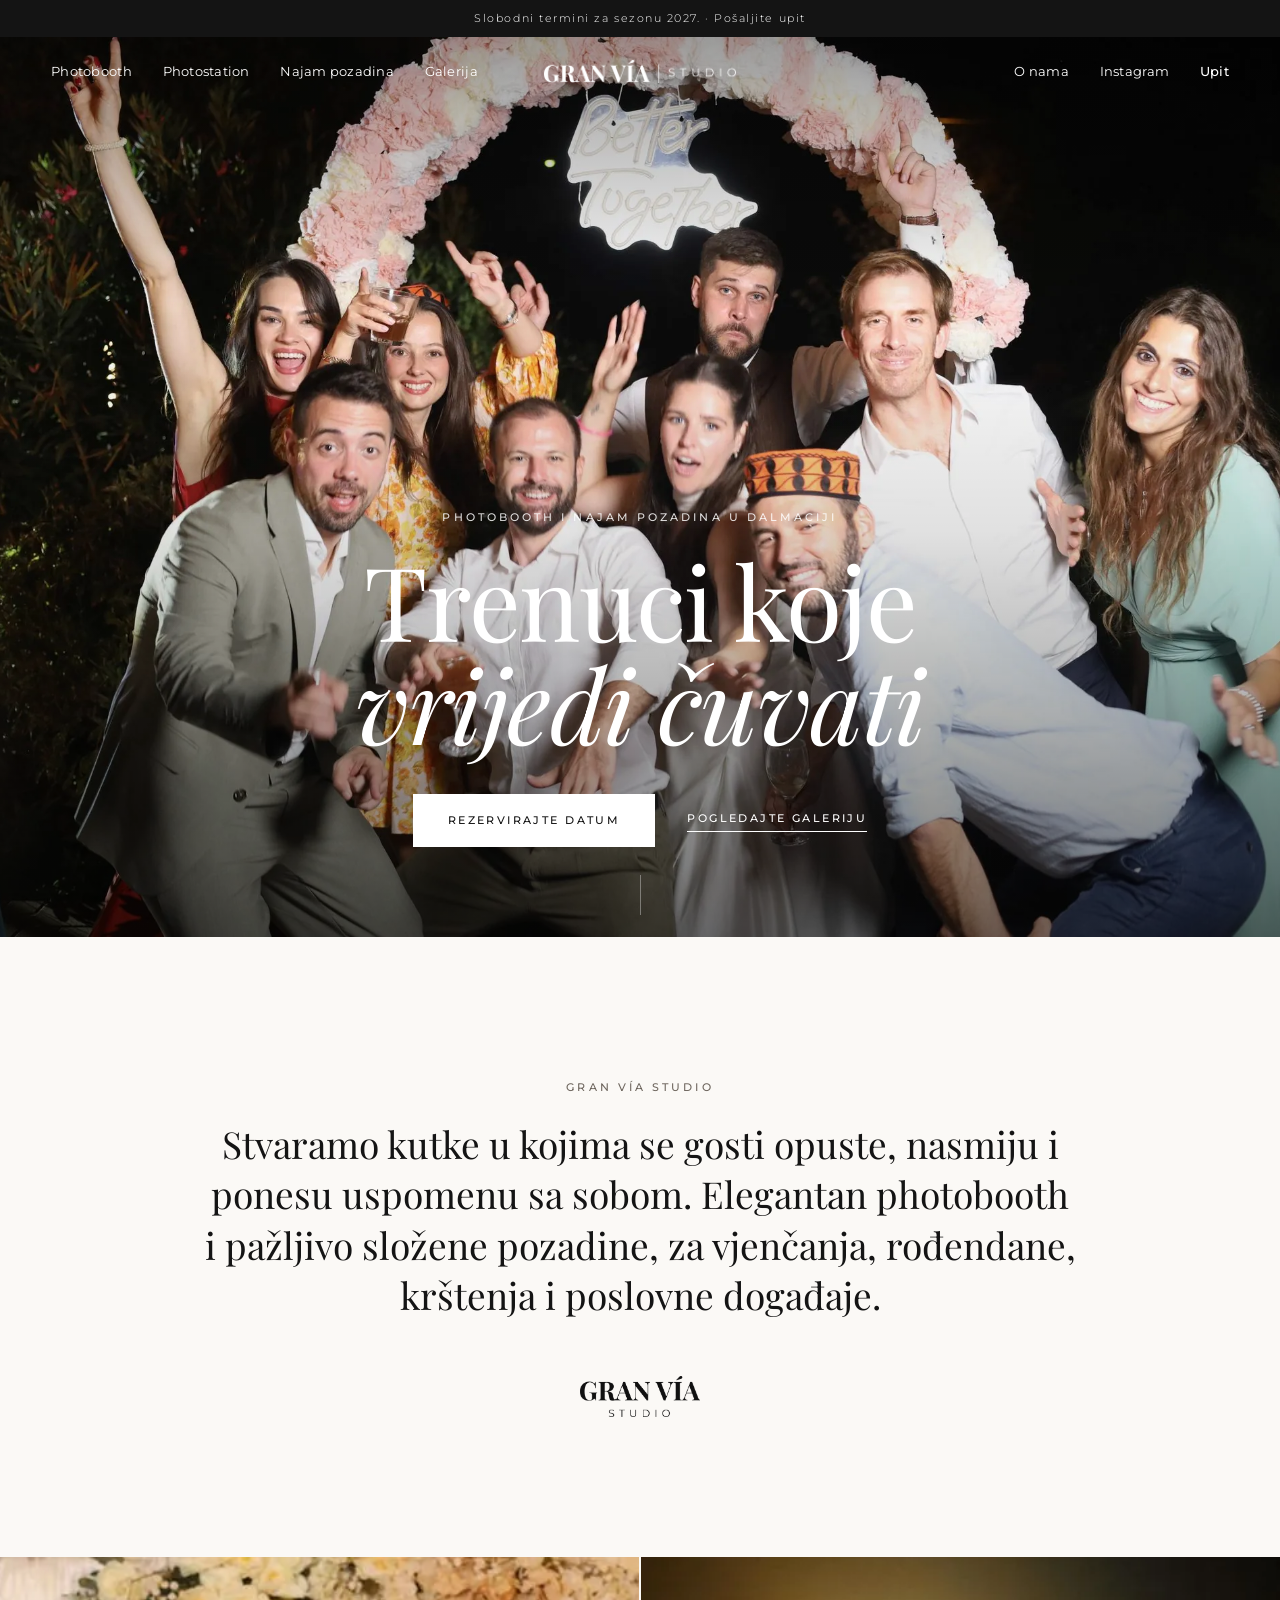
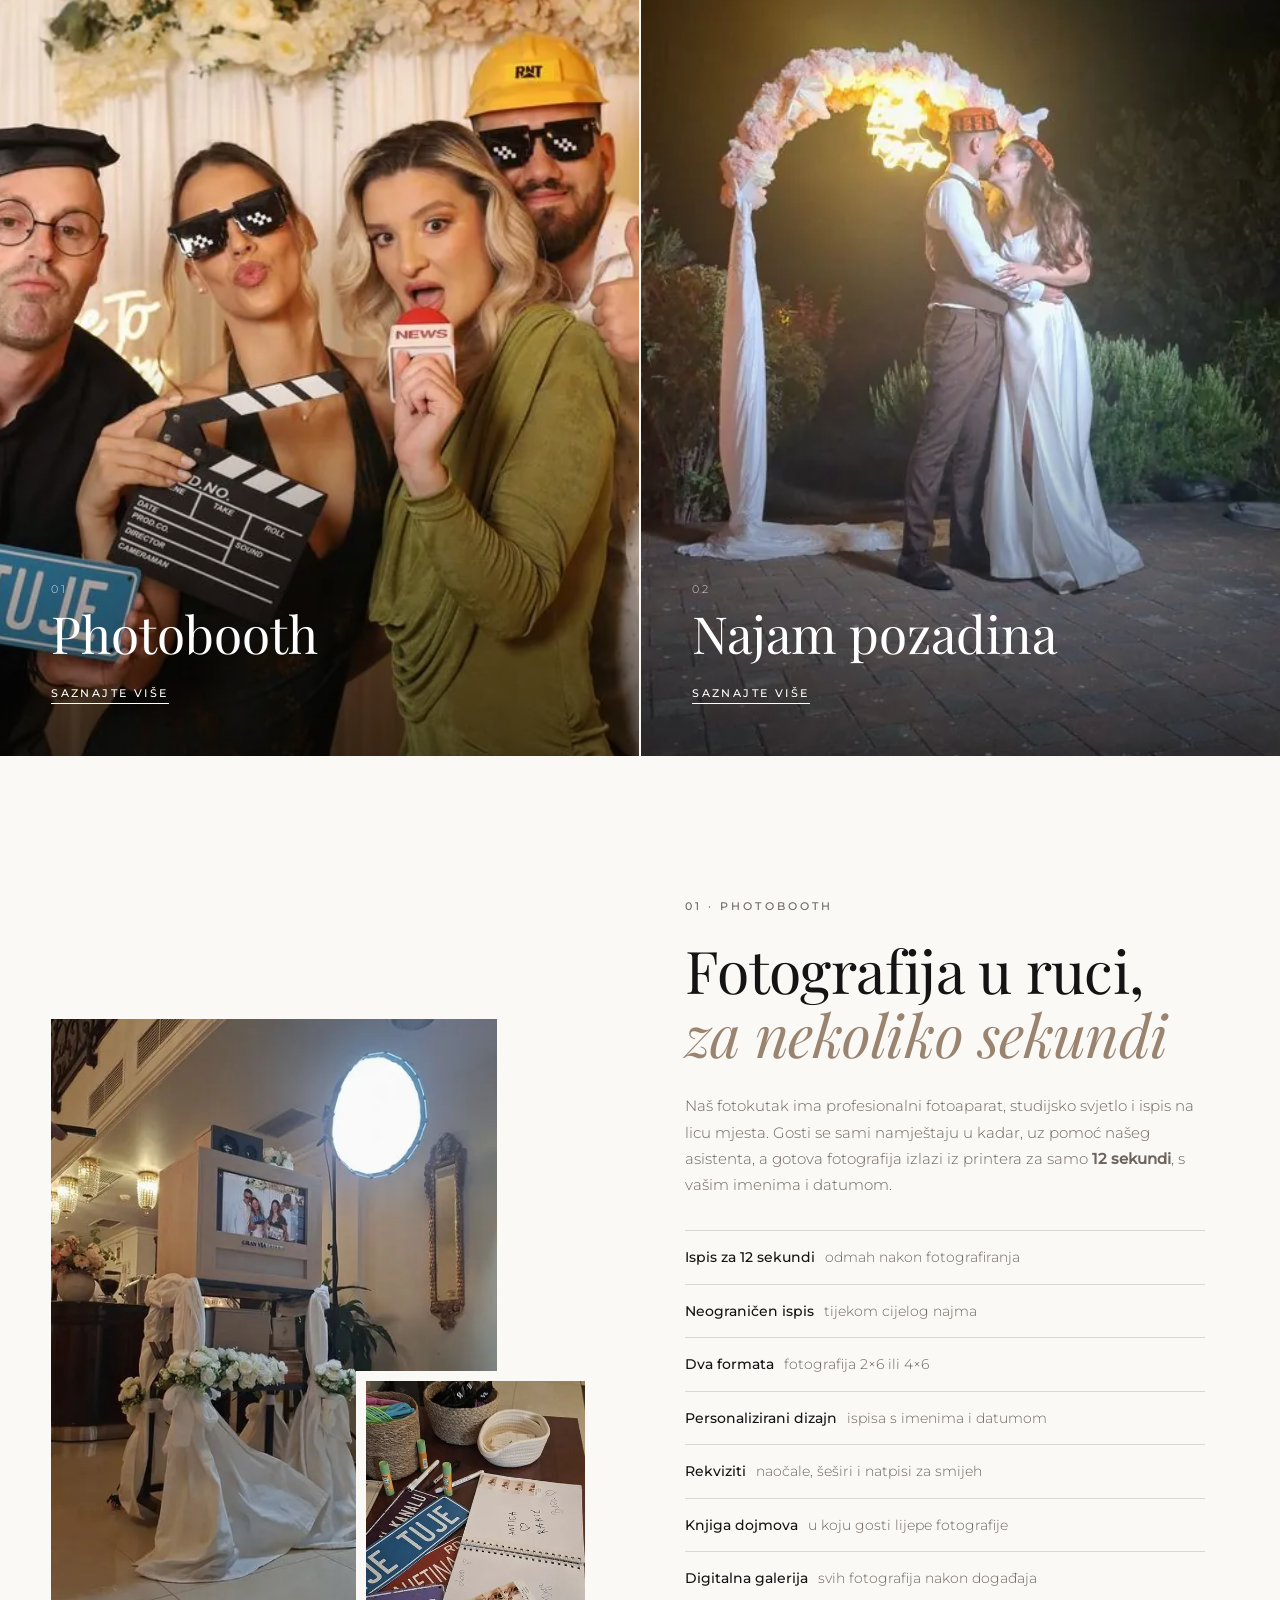
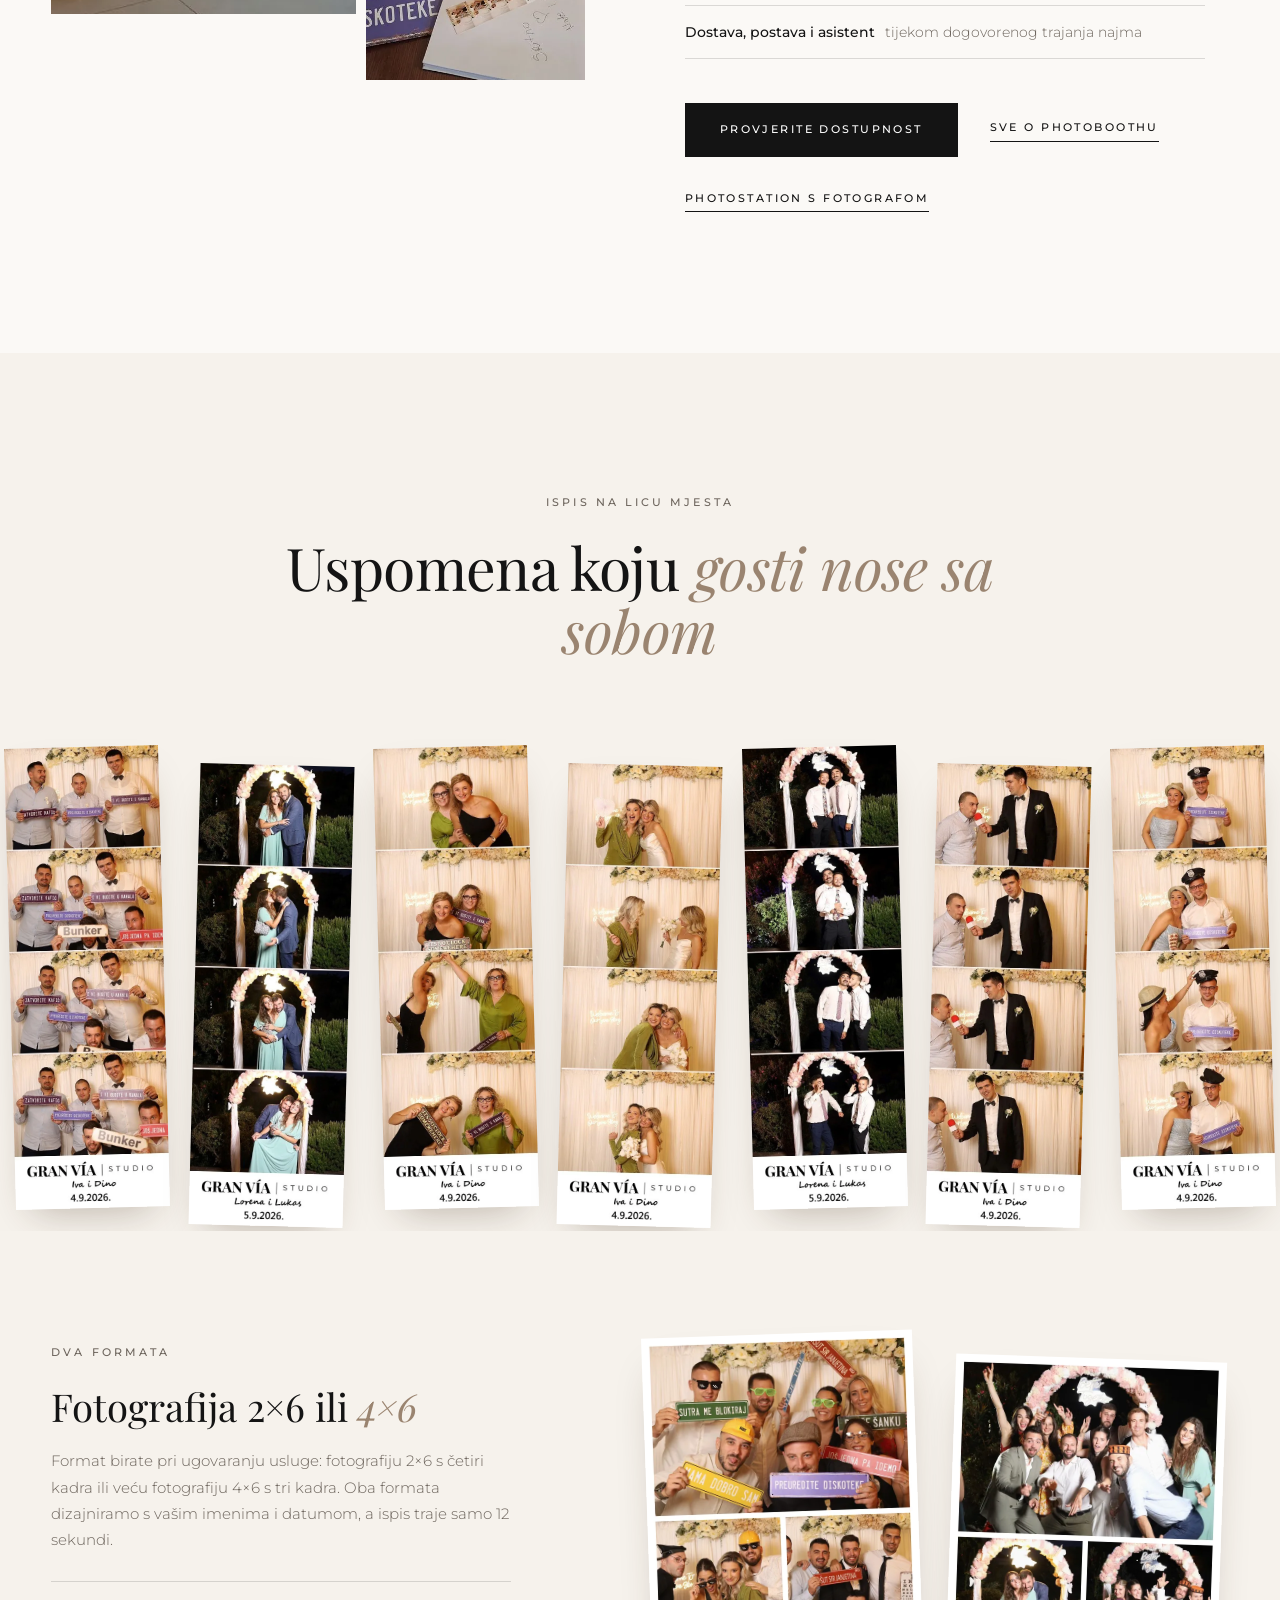
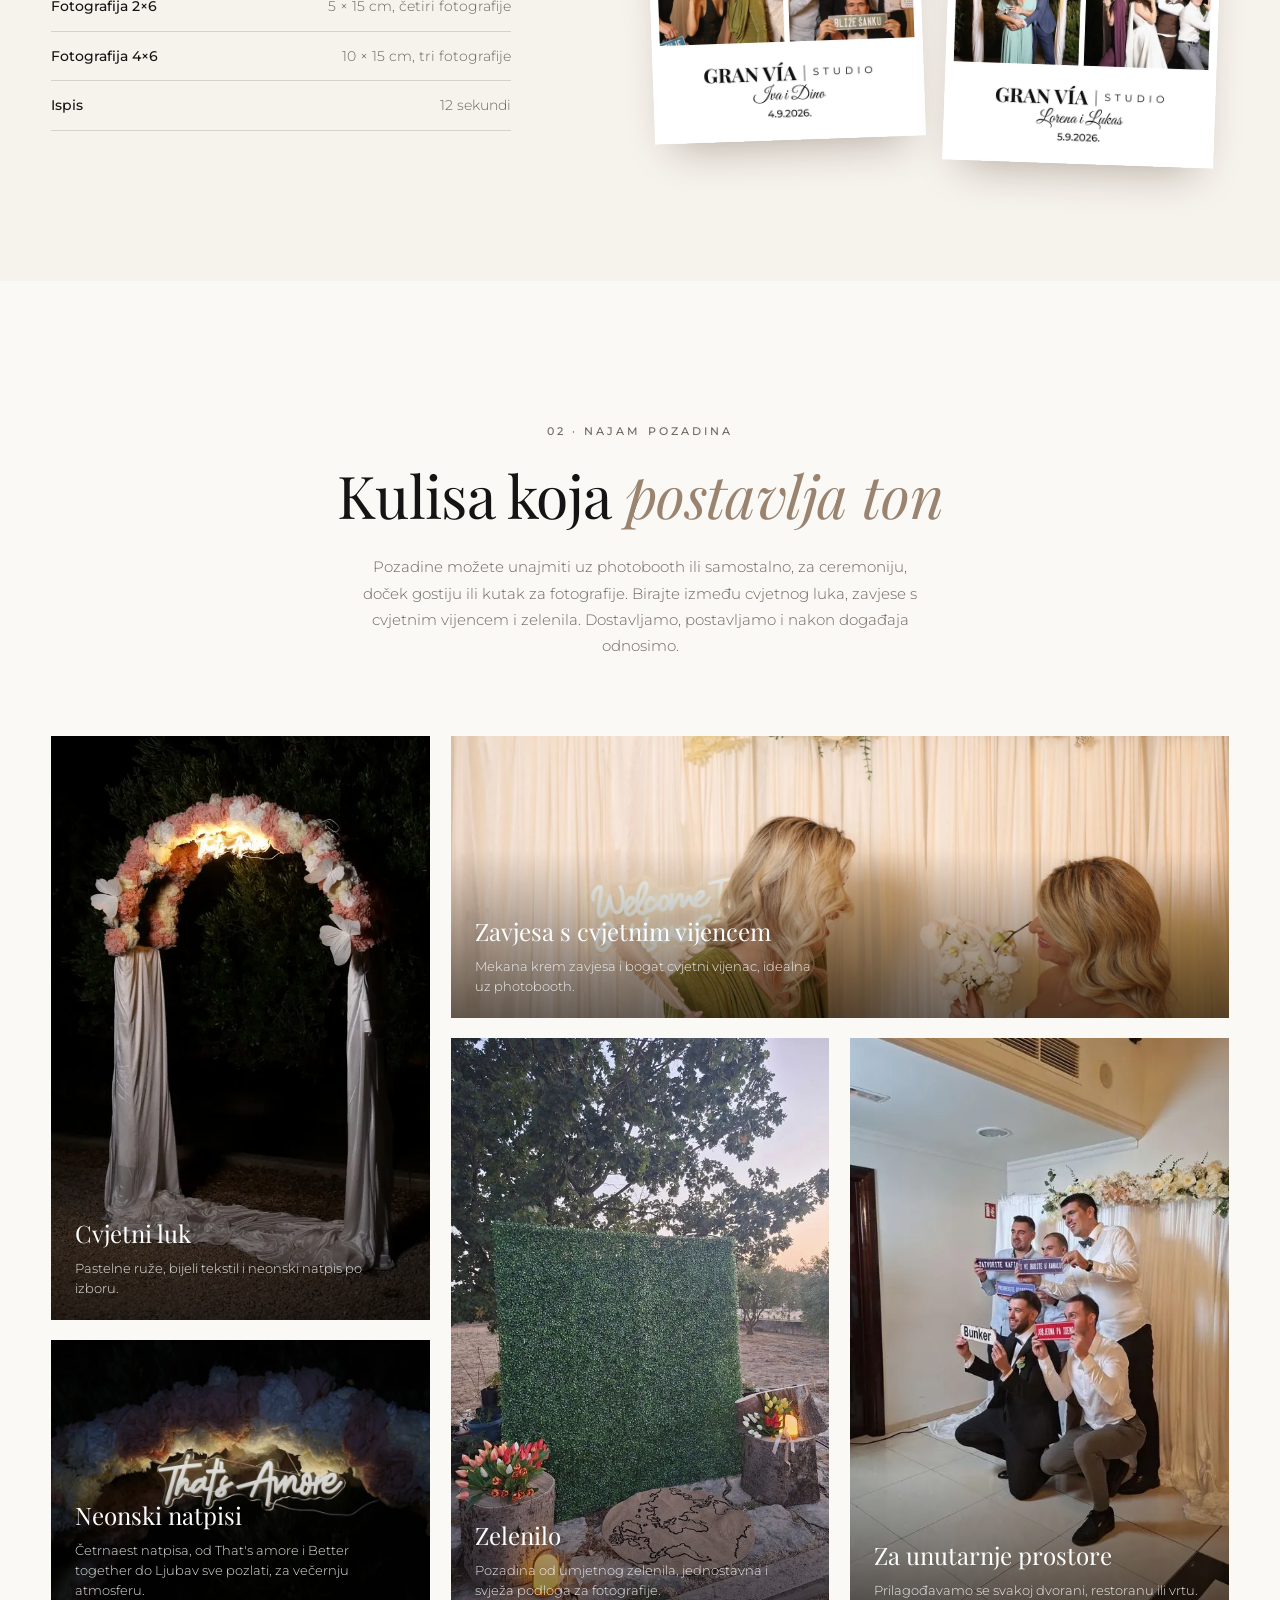
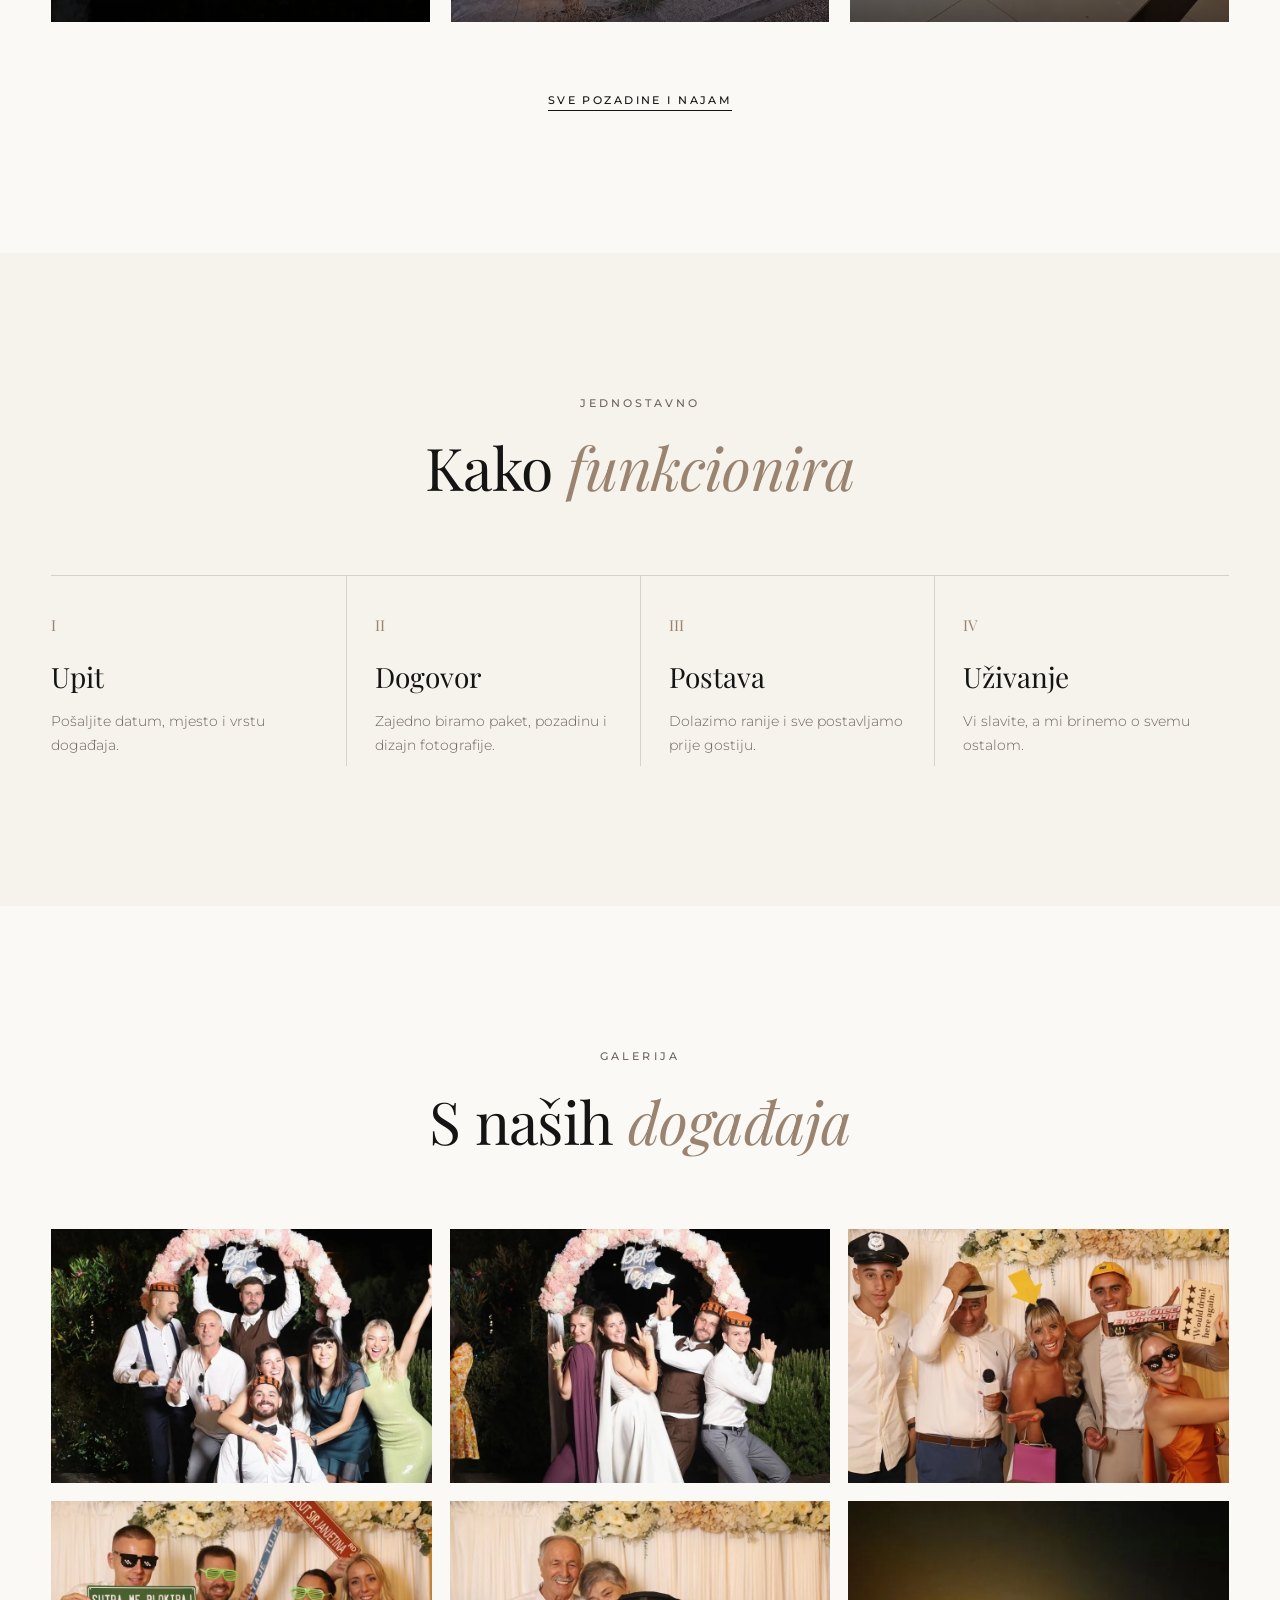
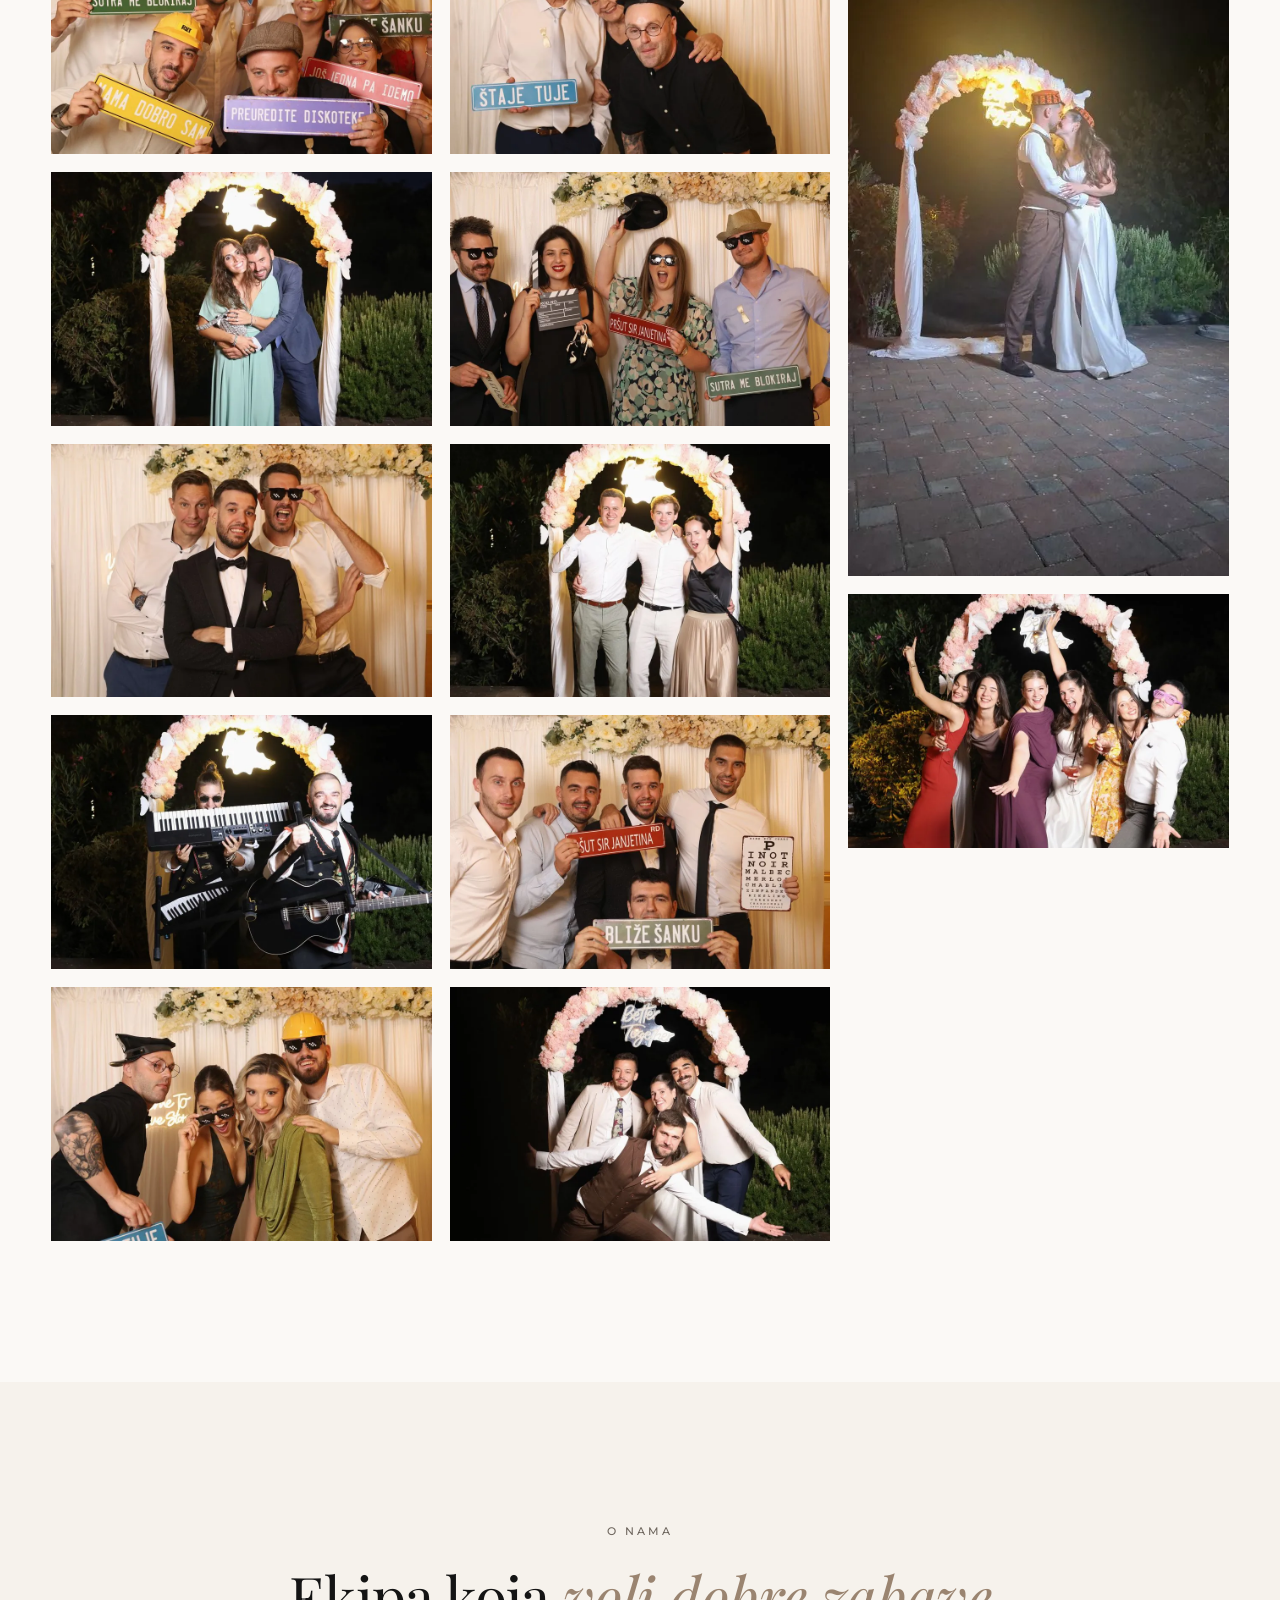
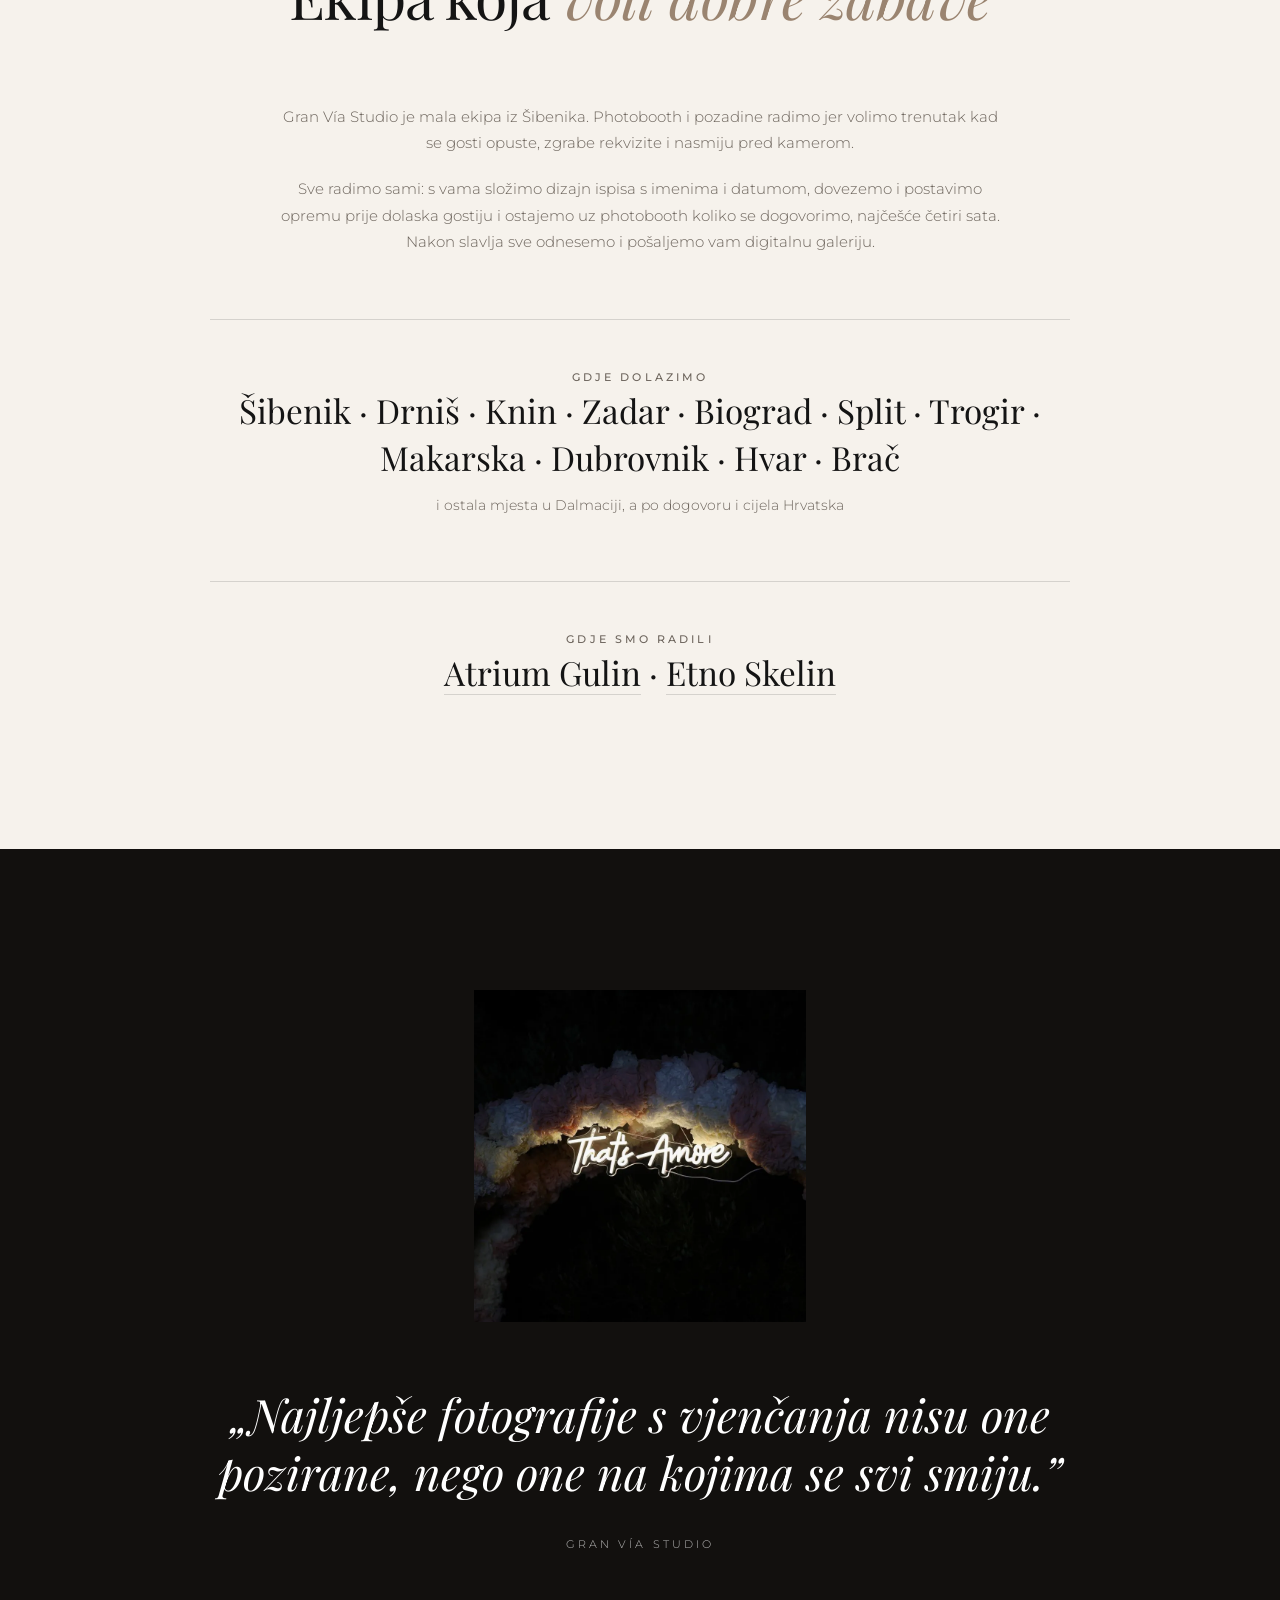
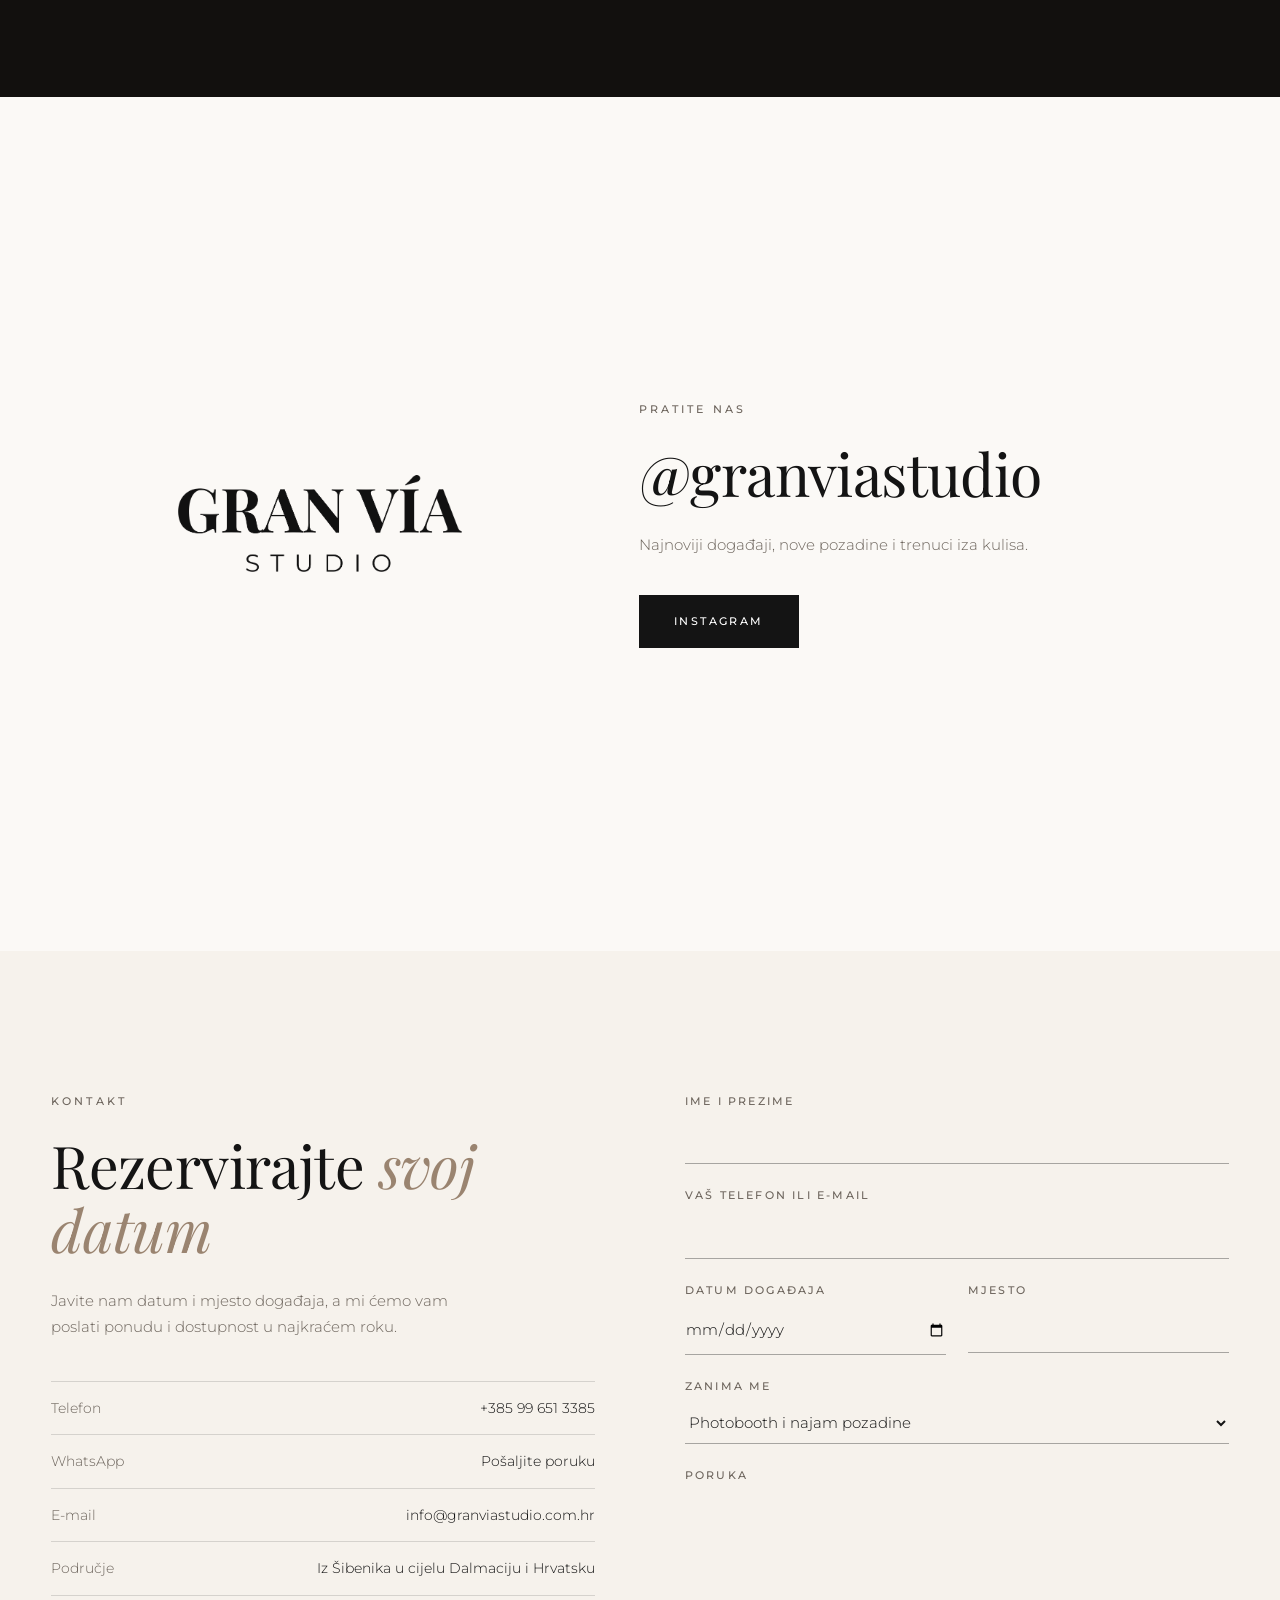
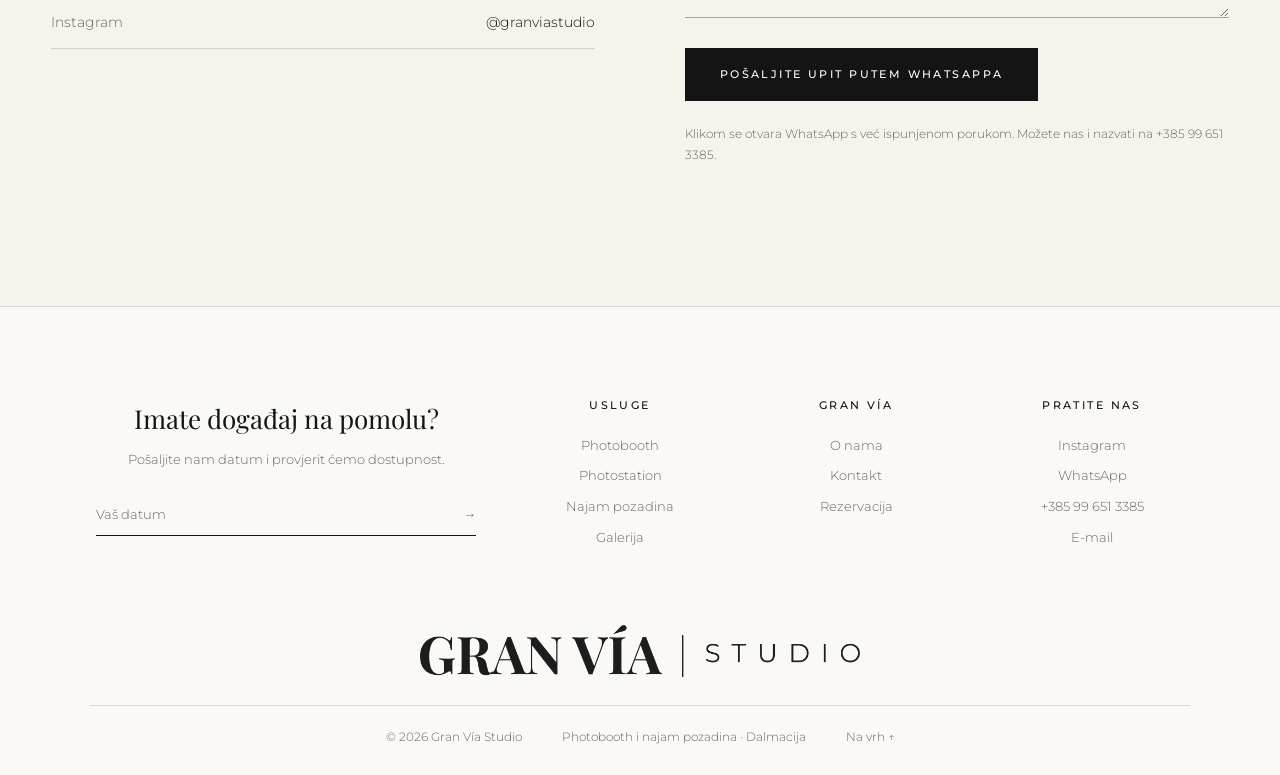
<file: index.html>
<!doctype html>
<html lang="hr">
<head>
  <meta charset="utf-8">
  <meta name="viewport" content="width=device-width, initial-scale=1">
  <title>Gran Vía Studio · Photobooth i najam pozadina za vjenčanja</title>
  <meta name="description" content="Photobooth (fotokutak) s ispisom fotografija za 12 sekundi i najam elegantnih pozadina za vjenčanja i događaje. Šibenik, Split, Zadar i cijela Dalmacija.">
  <link rel="canonical" href="https://granviastudio.com.hr/">
  <meta property="og:type" content="website">
  <meta property="og:site_name" content="Gran Vía Studio">
  <meta property="og:locale" content="hr_HR">
  <meta property="og:url" content="https://granviastudio.com.hr/">
  <meta property="og:title" content="Gran Vía Studio · Photobooth i najam pozadina">
  <meta property="og:description" content="Photobooth i najam elegantnih pozadina za vjenčanja i događaje.">
  <meta property="og:image" content="https://granviastudio.com.hr/img/hero-luk-ekipa.jpg">
  <meta property="og:image:width" content="2000">
  <meta property="og:image:height" content="1333">
  <meta property="og:image:alt" content="Gosti se fotografiraju ispod cvjetnog luka">
  <meta name="twitter:card" content="summary_large_image">
  <meta name="theme-color" content="#f6f2ec">
  <link rel="icon" type="image/png" href="img/favicon.png">
  <link rel="apple-touch-icon" href="img/favicon.png">
  <link rel="preload" as="image" href="img/hero-luk-ekipa.webp" media="(min-width: 761px)" fetchpriority="high">
  <link rel="preload" as="image" href="img/hero-luk-ekipa-m.webp" media="(max-width: 760px)" fetchpriority="high">
  <link rel="preload" as="font" type="font/woff2" href="fonts/playfair-display-latin.woff2" crossorigin>
  <link rel="preload" as="font" type="font/woff2" href="fonts/montserrat-latin.woff2" crossorigin>
  <link rel="stylesheet" href="css/style.css">
  <script type="application/ld+json">
  {
    "@context": "https://schema.org",
    "@graph": [
      {
        "@type": "LocalBusiness",
        "@id": "https://granviastudio.com.hr/#business",
        "name": "Gran Vía Studio",
        "description": "Photobooth s trenutnim ispisom fotografija i najam pozadina za vjenčanja, rođendane, krštenja i poslovne događaje.",
        "url": "https://granviastudio.com.hr/",
        "logo": "https://granviastudio.com.hr/img/logo-stack.png",
        "image": "https://granviastudio.com.hr/img/hero-luk-ekipa.jpg",
        "telephone": "+385996513385",
        "email": "info@granviastudio.com.hr",
        "address": { "@type": "PostalAddress", "addressLocality": "Šibenik", "addressRegion": "Šibensko-kninska županija", "addressCountry": "HR" },
        "areaServed": [
          { "@type": "AdministrativeArea", "name": "Dalmacija" },
          { "@type": "City", "name": "Šibenik" },
          { "@type": "City", "name": "Drniš" },
          { "@type": "City", "name": "Knin" },
          { "@type": "City", "name": "Zadar" },
          { "@type": "City", "name": "Biograd na Moru" },
          { "@type": "City", "name": "Split" },
          { "@type": "City", "name": "Trogir" },
          { "@type": "City", "name": "Makarska" },
          { "@type": "City", "name": "Dubrovnik" },
          { "@type": "Place", "name": "Hvar" },
          { "@type": "Place", "name": "Brač" },
          { "@type": "Country", "name": "Hrvatska" }
        ],
        "sameAs": ["https://www.instagram.com/granviastudio/", "https://share.google/ZP4AG6zjhKDCuq6Ic"],
        "hasOfferCatalog": {
          "@type": "OfferCatalog",
          "name": "Usluge",
          "itemListElement": [
            { "@type": "Offer", "itemOffered": { "@id": "https://granviastudio.com.hr/photobooth/#service", "@type": "Service", "name": "Photobooth", "url": "https://granviastudio.com.hr/photobooth/", "description": "Photobooth s ispisom fotografija za 12 sekundi, rekvizitima, knjigom dojmova i digitalnom galerijom." } },
            { "@type": "Offer", "itemOffered": { "@id": "https://granviastudio.com.hr/photostation/#service", "@type": "Service", "name": "Photostation", "url": "https://granviastudio.com.hr/photostation/", "description": "Photobooth bez konstrukcije: fotograf vodi kadar ispred pozadine po izboru, a ispisane fotografije i galeriju naručitelj dobiva nakon događaja." } },
            { "@type": "Offer", "itemOffered": { "@id": "https://granviastudio.com.hr/najam-pozadina/#service", "@type": "Service", "name": "Najam pozadina", "url": "https://granviastudio.com.hr/najam-pozadina/", "description": "Najam cvjetnog luka, zavjese s cvjetnim vijencem, zelenila i neonskih natpisa, s dostavom i postavom." } }
          ]
        }
      },
      {
        "@type": "WebSite",
        "@id": "https://granviastudio.com.hr/#website",
        "url": "https://granviastudio.com.hr/",
        "name": "Gran Vía Studio",
        "inLanguage": "hr",
        "publisher": { "@id": "https://granviastudio.com.hr/#business" }
      }
    ]
  }
  </script>
</head>
<body>

  <div class="announce">
    <a href="#kontakt">Slobodni termini za sezonu 2027. · Pošaljite upit</a>
  </div>

  <header class="site-header" id="top">
    <nav class="nav nav--left" aria-label="Glavni izbornik">
      <a href="photobooth/">Photobooth</a>
      <a href="photostation/">Photostation</a>
      <a href="najam-pozadina/">Najam pozadina</a>
      <a href="#galerija">Galerija</a>
    </nav>

    <button class="menu-toggle" aria-expanded="false" aria-controls="mobile-menu">Izbornik</button>

    <a href="#top" class="brand" aria-label="Gran Vía Studio, na početak">
      <img src="img/logo-line.png" alt="Gran Vía Studio" class="brand__dark" width="1600" height="187">
      <img src="img/logo-line-white.png" alt="" class="brand__light" width="1600" height="187">
    </a>

    <nav class="nav nav--right" aria-label="Dodatni izbornik">
      <a href="#o-nama">O nama</a>
      <a href="https://www.instagram.com/granviastudio/" target="_blank" rel="noopener">Instagram</a>
      <a href="#kontakt" class="nav__cta">Upit</a>
    </nav>
    <a href="#kontakt" class="mobile-cta">Upit</a>
  </header>

  <div class="mobile-menu" id="mobile-menu" hidden>
    <nav aria-label="Mobilni izbornik">
      <a href="photobooth/">Photobooth</a>
      <a href="photostation/">Photostation</a>
      <a href="najam-pozadina/">Najam pozadina</a>
      <a href="#galerija">Galerija</a>
      <a href="#o-nama">O nama</a>
      <a href="#kontakt">Kontakt</a>
    </nav>
    <div class="mobile-menu__foot">
      <a href="https://www.instagram.com/granviastudio/" target="_blank" rel="noopener">Instagram</a>
      <a href="tel:+385996513385">+385 99 651 3385</a>
    </div>
  </div>

  <main>

    <section class="hero" aria-label="Uvod">
      <div class="hero__slides" aria-hidden="true">
        <div class="hero__slide hero__slide--1 is-active"></div>
        <div class="hero__slide hero__slide--2"></div>
        <div class="hero__slide hero__slide--3"></div>
      </div>
      <div class="hero__content">
        <h1 class="eyebrow eyebrow--light">Photobooth i najam pozadina u Dalmaciji</h1>
        <p class="hero__title">Trenuci koje<br><em>vrijedi čuvati</em></p>
        <div class="hero__actions">
          <a href="#kontakt" class="btn btn--light">Rezervirajte datum</a>
          <a href="#galerija" class="link-underline link-underline--light">Pogledajte galeriju</a>
        </div>
      </div>
      <a href="#uvod" class="hero__scroll" aria-label="Pomakni se dolje"><span></span></a>
    </section>

    <section class="intro section" id="uvod">
      <p class="eyebrow reveal">Gran Vía Studio</p>
      <p class="intro__lead reveal">Stvaramo kutke u kojima se gosti opuste, nasmiju i ponesu uspomenu sa sobom. Elegantan photobooth i pažljivo složene pozadine, za vjenčanja, rođendane, krštenja i poslovne događaje.</p>
      <img src="img/logo-stack.png" alt="" class="intro__mark reveal" width="779" height="265">
    </section>

    <section class="tiles" aria-label="Usluge">
      <a href="photobooth/" class="tile reveal">
        <div class="tile__img"><img width="900" height="600" src="img/photobooth-rekviziti-1-sm.webp" srcset="img/photobooth-rekviziti-1-sm.webp 900w, img/photobooth-rekviziti-1.webp 2000w" sizes="(max-width: 760px) 100vw, 50vw" alt="Gosti s rekvizitima ispred cvjetne zavjese" loading="lazy"></div>
        <div class="tile__label"><span class="tile__num">01</span><h2>Photobooth</h2><span class="link-underline">Saznajte više</span></div>
      </a>
      <a href="najam-pozadina/" class="tile reveal">
        <div class="tile__img"><img width="507" height="900" src="img/backdrop-luk-mladenci-sm.webp" srcset="img/backdrop-luk-mladenci-sm.webp 900w, img/backdrop-luk-mladenci.webp 2000w" sizes="(max-width: 760px) 100vw, 50vw" alt="Mladenci ispod cvjetnog luka" loading="lazy"></div>
        <div class="tile__label"><span class="tile__num">02</span><h2>Najam pozadina</h2><span class="link-underline">Saznajte više</span></div>
      </a>
    </section>

    <section class="split section" id="photobooth">
      <div class="split__media reveal">
        <img width="507" height="900" src="img/photobooth-postav-sm.webp" srcset="img/photobooth-postav-sm.webp 900w, img/photobooth-postav.webp 2000w" sizes="(max-width: 900px) 100vw, 45vw" alt="Photobooth postavljen u dvorani uz bijelu zavjesu i cvijeće" loading="lazy">
        <img width="415" height="900" src="img/photobooth-knjiga-dojmova-sm.webp" class="split__inset" alt="Knjiga dojmova s nalijepljenim fotografijama" loading="lazy">
      </div>
      <div class="split__text reveal">
        <p class="eyebrow">01 · Photobooth</p>
        <h2 class="h2">Fotografija u ruci,<br><em>za nekoliko sekundi</em></h2>
        <p>Naš fotokutak ima profesionalni fotoaparat, studijsko svjetlo i ispis na licu mjesta. Gosti se sami namještaju u kadar, uz pomoć našeg asistenta, a gotova fotografija izlazi iz printera za samo <strong>12 sekundi</strong>, s vašim imenima i datumom.</p>
        <ul class="features">
          <li><span>Ispis za 12 sekundi</span> odmah nakon fotografiranja</li>
          <li><span>Neograničen ispis</span> tijekom cijelog najma</li>
          <li><span>Dva formata</span> fotografija 2×6 ili 4×6</li>
          <li><span>Personalizirani dizajn</span> ispisa s imenima i datumom</li>
          <li><span>Rekviziti</span> naočale, šeširi i natpisi za smijeh</li>
          <li><span>Knjiga dojmova</span> u koju gosti lijepe fotografije</li>
          <li><span>Digitalna galerija</span> svih fotografija nakon događaja</li>
          <li><span>Dostava, postava i asistent</span> tijekom dogovorenog trajanja najma</li>
        </ul>
        <div class="split__actions">
          <a href="#kontakt" class="btn">Provjerite dostupnost</a>
          <a href="photobooth/" class="link-underline">Sve o photoboothu</a>
          <a href="photostation/" class="link-underline">Photostation s fotografom</a>
        </div>
      </div>
    </section>

    <section class="strips section section--tint" aria-labelledby="strips-title">
      <div class="section-head reveal">
        <p class="eyebrow">Ispis na licu mjesta</p>
        <h2 class="h2" id="strips-title">Uspomena koju <em>gosti nose sa sobom</em></h2>
      </div>
      <div class="strips__track" tabindex="0" aria-label="Primjeri fotografija 2×6">
        <img src="img/traka-1.webp" alt="Fotografija 2×6 s gostima i natpisima" loading="lazy" width="400" height="1200">
        <img src="img/traka-8.webp" alt="Fotografija 2×6 para ispod cvjetnog luka" loading="lazy" width="400" height="1200">
        <img src="img/traka-2.webp" alt="Fotografija 2×6 dviju prijateljica" loading="lazy" width="400" height="1200">
        <img src="img/traka-3.webp" alt="Fotografija 2×6 s mladenkom" loading="lazy" width="400" height="1200">
        <img src="img/traka-9.webp" alt="Fotografija 2×6 dvojice prijatelja ispod cvjetnog luka" loading="lazy" width="400" height="1200">
        <img src="img/traka-5.webp" alt="Fotografija 2×6 s mladoženjom" loading="lazy" width="400" height="1200">
        <img src="img/traka-7.webp" alt="Fotografija 2×6 s policijskom kapom" loading="lazy" width="400" height="1200">
      </div>

      <div class="formats">
        <div class="formats__text reveal">
          <p class="eyebrow">Dva formata</p>
          <h3 class="formats__title">Fotografija 2×6 ili <em>4×6</em></h3>
          <p>Format birate pri ugovaranju usluge: fotografiju 2×6 s četiri kadra ili veću fotografiju 4×6 s tri kadra. Oba formata dizajniramo s vašim imenima i datumom, a ispis traje samo 12 sekundi.</p>
          <dl class="formats__list">
            <div><dt>Fotografija 2×6</dt><dd>5 × 15 cm, četiri fotografije</dd></div>
            <div><dt>Fotografija 4×6</dt><dd>10 × 15 cm, tri fotografije</dd></div>
            <div><dt>Ispis</dt><dd>12 sekundi</dd></div>
          </dl>
        </div>
        <div class="formats__prints reveal">
          <img src="img/ispis-4x6-1-sm.webp" srcset="img/ispis-4x6-1-sm.webp 600w, img/ispis-4x6-1.webp 1200w" sizes="(max-width: 900px) 46vw, 23vw" alt="Primjer 4×6 ispisa s gostima i natpisima" loading="lazy" width="1200" height="1800">
          <img src="img/ispis-4x6-2-sm.webp" srcset="img/ispis-4x6-2-sm.webp 600w, img/ispis-4x6-2.webp 1200w" sizes="(max-width: 900px) 46vw, 23vw" alt="Primjer 4×6 ispisa s večernjeg događaja" loading="lazy" width="1200" height="1800">
        </div>
      </div>
    </section>

    <section class="backdrops section" id="najam-pozadina">
      <div class="section-head reveal">
        <p class="eyebrow">02 · Najam pozadina</p>
        <h2 class="h2">Kulisa koja <em>postavlja ton</em></h2>
        <p class="section-head__sub">Pozadine možete unajmiti uz photobooth ili samostalno, za ceremoniju, doček gostiju ili kutak za fotografije. Birajte između cvjetnog luka, zavjese s cvjetnim vijencem i zelenila. Dostavljamo, postavljamo i nakon događaja odnosimo.</p>
      </div>

      <div class="bd-grid">
        <figure class="bd bd--tall reveal">
          <img width="600" height="900" src="img/backdrop-cvjetni-luk-sm.webp" srcset="img/backdrop-cvjetni-luk-sm.webp 900w, img/backdrop-cvjetni-luk.webp 2000w" sizes="(max-width: 760px) 100vw, 33vw" alt="Cvjetni luk s bijelim tekstilom i svjetlećim natpisom That's Amore" loading="lazy">
          <figcaption><h3>Cvjetni luk</h3><p>Pastelne ruže, bijeli tekstil i neonski natpis po izboru.</p></figcaption>
        </figure>
        <figure class="bd reveal">
          <img width="900" height="600" src="img/backdrop-welcome-sm.webp" srcset="img/backdrop-welcome-sm.webp 900w, img/backdrop-welcome.webp 2000w" sizes="(max-width: 760px) 100vw, 33vw" alt="Bijela zavjesa s cvjetnim vijencem i natpisom Welcome to our love story" loading="lazy">
          <figcaption><h3>Zavjesa s cvjetnim vijencem</h3><p>Mekana krem zavjesa i bogat cvjetni vijenac, idealna uz photobooth.</p></figcaption>
        </figure>
        <figure class="bd reveal">
          <img width="900" height="900" src="img/backdrop-thats-amore-sm.webp" srcset="img/backdrop-thats-amore-sm.webp 900w, img/backdrop-thats-amore.webp 2000w" sizes="(max-width: 760px) 100vw, 33vw" alt="Neonski natpis That's Amore na cvjetnoj pozadini noću" loading="lazy">
          <figcaption><h3>Neonski natpisi</h3><p>Četrnaest natpisa, od That's amore i Better together do Ljubav sve pozlati, za večernju atmosferu.</p></figcaption>
        </figure>
        <figure class="bd bd--tall reveal">
          <img width="507" height="900" src="img/backdrop-zavjesa-cvijece-sm.webp" srcset="img/backdrop-zavjesa-cvijece-sm.webp 900w, img/backdrop-zavjesa-cvijece.webp 2000w" sizes="(max-width: 760px) 100vw, 33vw" alt="Gosti ispred bijele zavjese s cvijećem u dvorani" loading="lazy">
          <figcaption><h3>Za unutarnje prostore</h3><p>Prilagođavamo se svakoj dvorani, restoranu ili vrtu.</p></figcaption>
        </figure>
        <figure class="bd bd--wide reveal">
          <img width="675" height="900" src="img/backdrop-zelenilo-sm.webp" srcset="img/backdrop-zelenilo-sm.webp 900w, img/backdrop-zelenilo.webp 2000w" sizes="(max-width: 760px) 100vw, 66vw" alt="Zid od umjetnog zelenila s tulipanima i lampionima na panjevima" loading="lazy">
          <figcaption><h3>Zelenilo</h3><p>Pozadina od umjetnog zelenila, jednostavna i svježa podloga za fotografije.</p></figcaption>
        </figure>
      </div>
      <p class="more reveal"><a href="najam-pozadina/" class="link-underline">Sve pozadine i najam</a></p>
    </section>

    <section class="steps section section--tint" aria-labelledby="steps-title">
      <div class="section-head reveal">
        <p class="eyebrow">Jednostavno</p>
        <h2 class="h2" id="steps-title">Kako <em>funkcionira</em></h2>
      </div>
      <ol class="steps__list">
        <li class="reveal"><span class="steps__n">I</span><h3>Upit</h3><p>Pošaljite datum, mjesto i vrstu događaja.</p></li>
        <li class="reveal"><span class="steps__n">II</span><h3>Dogovor</h3><p>Zajedno biramo paket, pozadinu i dizajn fotografije.</p></li>
        <li class="reveal"><span class="steps__n">III</span><h3>Postava</h3><p>Dolazimo ranije i sve postavljamo prije gostiju.</p></li>
        <li class="reveal"><span class="steps__n">IV</span><h3>Uživanje</h3><p>Vi slavite, a mi brinemo o svemu ostalom.</p></li>
      </ol>
    </section>

    <section class="gallery section" id="galerija">
      <div class="section-head reveal">
        <p class="eyebrow">Galerija</p>
        <h2 class="h2">S naših <em>događaja</em></h2>
      </div>
      <div class="masonry">
        <a href="img/galerija-luk-ekipa-2.webp" class="m-item reveal"><img width="900" height="600" src="img/galerija-luk-ekipa-2-sm.webp" alt="Veselo društvo ispod cvjetnog luka" loading="lazy"></a>
        <a href="img/galerija-rekviziti-2.webp" class="m-item reveal"><img width="900" height="600" src="img/galerija-rekviziti-2-sm.webp" alt="Prijatelji s natpisima i naočalama" loading="lazy"></a>
        <a href="img/galerija-luk-par.webp" class="m-item reveal"><img width="900" height="600" src="img/galerija-luk-par-sm.webp" alt="Par u zagrljaju ispod luka" loading="lazy"></a>
        <a href="img/galerija-mladozenja.webp" class="m-item reveal"><img width="900" height="600" src="img/galerija-mladozenja-sm.webp" alt="Mladoženja s prijateljima" loading="lazy"></a>
        <a href="img/galerija-glazbenici.webp" class="m-item reveal"><img width="900" height="600" src="img/galerija-glazbenici-sm.webp" alt="Glazbenici s instrumentima ispod luka" loading="lazy"></a>
        <a href="img/galerija-rekviziti-3.webp" class="m-item reveal"><img width="900" height="600" src="img/galerija-rekviziti-3-sm.webp" alt="Četvero prijatelja s rekvizitima" loading="lazy"></a>
        <a href="img/galerija-luk-mladenka.webp" class="m-item reveal"><img width="900" height="600" src="img/galerija-luk-mladenka-sm.webp" alt="Mladenka s prijateljima ispod luka" loading="lazy"></a>
        <a href="img/galerija-obitelj.webp" class="m-item reveal"><img width="900" height="600" src="img/galerija-obitelj-sm.webp" alt="Obitelj s natpisom Štaje tuje" loading="lazy"></a>
        <a href="img/galerija-rekviziti-4.webp" class="m-item reveal"><img width="900" height="600" src="img/galerija-rekviziti-4-sm.webp" alt="Gosti s klapom i šeširima" loading="lazy"></a>
        <a href="img/galerija-luk-trojka.webp" class="m-item reveal"><img width="900" height="600" src="img/galerija-luk-trojka-sm.webp" alt="Troje prijatelja ispod luka" loading="lazy"></a>
        <a href="img/galerija-rekviziti-5.webp" class="m-item reveal"><img width="900" height="600" src="img/galerija-rekviziti-5-sm.webp" alt="Prijatelji s natpisom Bliže šanku" loading="lazy"></a>
        <a href="img/galerija-luk-ekipa-3.webp" class="m-item reveal"><img width="900" height="600" src="img/galerija-luk-ekipa-3-sm.webp" alt="Društvo poziraju ispod luka" loading="lazy"></a>
        <a href="img/galerija-rekviziti-6.webp" class="m-item reveal"><img width="900" height="600" src="img/galerija-rekviziti-6-sm.webp" alt="Gosti s kapom i mikrofonom" loading="lazy"></a>
        <a href="img/backdrop-luk-mladenci.webp" class="m-item reveal"><img width="507" height="900" src="img/backdrop-luk-mladenci-sm.webp" alt="Mladenci se ljube ispod luka" loading="lazy"></a>
        <a href="img/galerija-luk-djevojke.webp" class="m-item reveal"><img width="900" height="600" src="img/galerija-luk-djevojke-sm.webp" alt="Djevojke slave ispod luka" loading="lazy"></a>
      </div>
    </section>

    <section class="about section section--tint" id="o-nama" aria-labelledby="o-nama-title">
      <div class="section-head reveal">
        <p class="eyebrow">O nama</p>
        <h2 class="h2" id="o-nama-title">Ekipa koja <em>voli dobre zabave</em></h2>
      </div>
      <div class="about__text reveal">
        <p>Gran Vía Studio je mala ekipa iz Šibenika. Photobooth i pozadine radimo jer volimo trenutak kad se gosti opuste, zgrabe rekvizite i nasmiju pred kamerom.</p>
        <p>Sve radimo sami: s vama složimo dizajn ispisa s imenima i datumom, dovezemo i postavimo opremu prije dolaska gostiju i ostajemo uz photobooth koliko se dogovorimo, najčešće četiri sata. Nakon slavlja sve odnesemo i pošaljemo vam digitalnu galeriju.</p>
      </div>
      <div class="about__places reveal">
        <p class="eyebrow">Gdje dolazimo</p>
        <p class="about__cities">Šibenik · Drniš · Knin · Zadar · Biograd · Split · Trogir · Makarska · Dubrovnik · Hvar · Brač</p>
        <p class="about__note">i ostala mjesta u Dalmaciji, a po dogovoru i cijela Hrvatska</p>
      </div>
      <div class="about__places reveal">
        <p class="eyebrow">Gdje smo radili</p>
        <p class="about__cities"><a href="https://atrium-gulin.hr/" target="_blank" rel="noopener">Atrium Gulin</a> · <a href="https://www.etnoskelin.com/" target="_blank" rel="noopener">Etno Skelin</a></p>
      </div>
    </section>

    <section class="quote">
      <img src="img/backdrop-thats-amore-sm.webp" width="900" height="900" alt="Neonski natpis That's Amore na cvjetnom luku" class="quote__img reveal" loading="lazy">
      <blockquote class="reveal">
        <p>„Najljepše fotografije s vjenčanja nisu one pozirane, nego one na kojima se svi smiju.”</p>
        <cite>Gran Vía Studio</cite>
      </blockquote>
    </section>

    <section class="insta section">
      <div class="insta__media reveal">
        <img src="img/logo-stack.png" width="779" height="265" alt="Gran Vía Studio logo" loading="lazy">
      </div>
      <div class="insta__text reveal">
        <p class="eyebrow">Pratite nas</p>
        <h2 class="h2">@granviastudio</h2>
        <p>Najnoviji događaji, nove pozadine i trenuci iza kulisa.</p>
        <a href="https://www.instagram.com/granviastudio/" target="_blank" rel="noopener" class="btn">Instagram</a>
      </div>
    </section>

    <section class="contact section section--tint" id="kontakt">
      <div class="contact__intro reveal">
        <p class="eyebrow">Kontakt</p>
        <h2 class="h2">Rezervirajte <em>svoj datum</em></h2>
        <p>Javite nam datum i mjesto događaja, a mi ćemo vam poslati ponudu i dostupnost u najkraćem roku.</p>
        <dl class="contact__list">
          <div><dt>Telefon</dt><dd><a href="tel:+385996513385">+385 99 651 3385</a></dd></div>
          <div><dt>WhatsApp</dt><dd><a href="https://wa.me/385996513385" target="_blank" rel="noopener">Pošaljite poruku</a></dd></div>
          <div><dt>E-mail</dt><dd><a href="mailto:info@granviastudio.com.hr">info@granviastudio.com.hr</a></dd></div>
          <div><dt>Područje</dt><dd>Iz Šibenika u cijelu Dalmaciju i Hrvatsku</dd></div>
          <div><dt>Instagram</dt><dd><a href="https://www.instagram.com/granviastudio/" target="_blank" rel="noopener">@granviastudio</a></dd></div>
        </dl>
      </div>
      <form class="contact__form reveal" id="upit" data-phone="385996513385">
        <label><span>Ime i prezime</span><input name="ime" required autocomplete="name"></label>
        <label><span>Vaš telefon ili e-mail</span><input name="kontakt" required></label>
        <div class="form-row">
          <label><span>Datum događaja</span><input name="datum" type="date"></label>
          <label><span>Mjesto</span><input name="mjesto"></label>
        </div>
        <label><span>Zanima me</span>
          <select name="usluga">
            <option>Photobooth i najam pozadine</option>
            <option>Samo photobooth</option>
            <option>Photostation s fotografom</option>
            <option>Samo najam pozadine</option>
          </select>
        </label>
        <label><span>Poruka</span><textarea name="poruka" rows="4"></textarea></label>
        <button type="submit" class="btn">Pošaljite upit putem WhatsAppa</button>
        <p class="form-note">Klikom se otvara WhatsApp s već ispunjenom porukom. Možete nas i nazvati na +385 99 651 3385.</p>
      </form>
    </section>

  </main>

  <footer class="site-footer">
    <div class="footer__top">
      <div class="footer__news">
        <h2>Imate događaj na pomolu?</h2>
        <p>Pošaljite nam datum i provjerit ćemo dostupnost.</p>
        <a href="#kontakt" class="footer__field">Vaš datum <span aria-hidden="true">→</span></a>
      </div>
      <div class="footer__col">
        <h3>Usluge</h3>
        <a href="photobooth/">Photobooth</a>
        <a href="photostation/">Photostation</a>
        <a href="najam-pozadina/">Najam pozadina</a>
        <a href="#galerija">Galerija</a>
      </div>
      <div class="footer__col">
        <h3>Gran Vía</h3>
        <a href="#o-nama">O nama</a>
        <a href="#kontakt">Kontakt</a>
        <a href="#kontakt">Rezervacija</a>
      </div>
      <div class="footer__col">
        <h3>Pratite nas</h3>
        <a href="https://www.instagram.com/granviastudio/" target="_blank" rel="noopener">Instagram</a>
        <a href="https://wa.me/385996513385" target="_blank" rel="noopener">WhatsApp</a>
        <a href="tel:+385996513385">+385 99 651 3385</a>
        <a href="mailto:info@granviastudio.com.hr">E-mail</a>
      </div>
    </div>
    <img src="img/logo-line.png" alt="Gran Vía Studio" class="footer__logo" width="1600" height="187" loading="lazy">
    <div class="footer__bottom">
      <span>© <span id="year">2026</span> Gran Vía Studio</span>
      <span>Photobooth i najam pozadina · Dalmacija</span>
      <a href="#top">Na vrh ↑</a>
    </div>
  </footer>

  <div class="lightbox" hidden role="dialog" aria-modal="true" aria-label="Pregled fotografije">
    <button class="lightbox__close" aria-label="Zatvori">Zatvori</button>
    <button class="lightbox__prev" aria-label="Prethodna">←</button>
    <img alt="">
    <button class="lightbox__next" aria-label="Sljedeća">→</button>
  </div>

  <script src="js/main.js"></script>
</body>
</html>
</file>
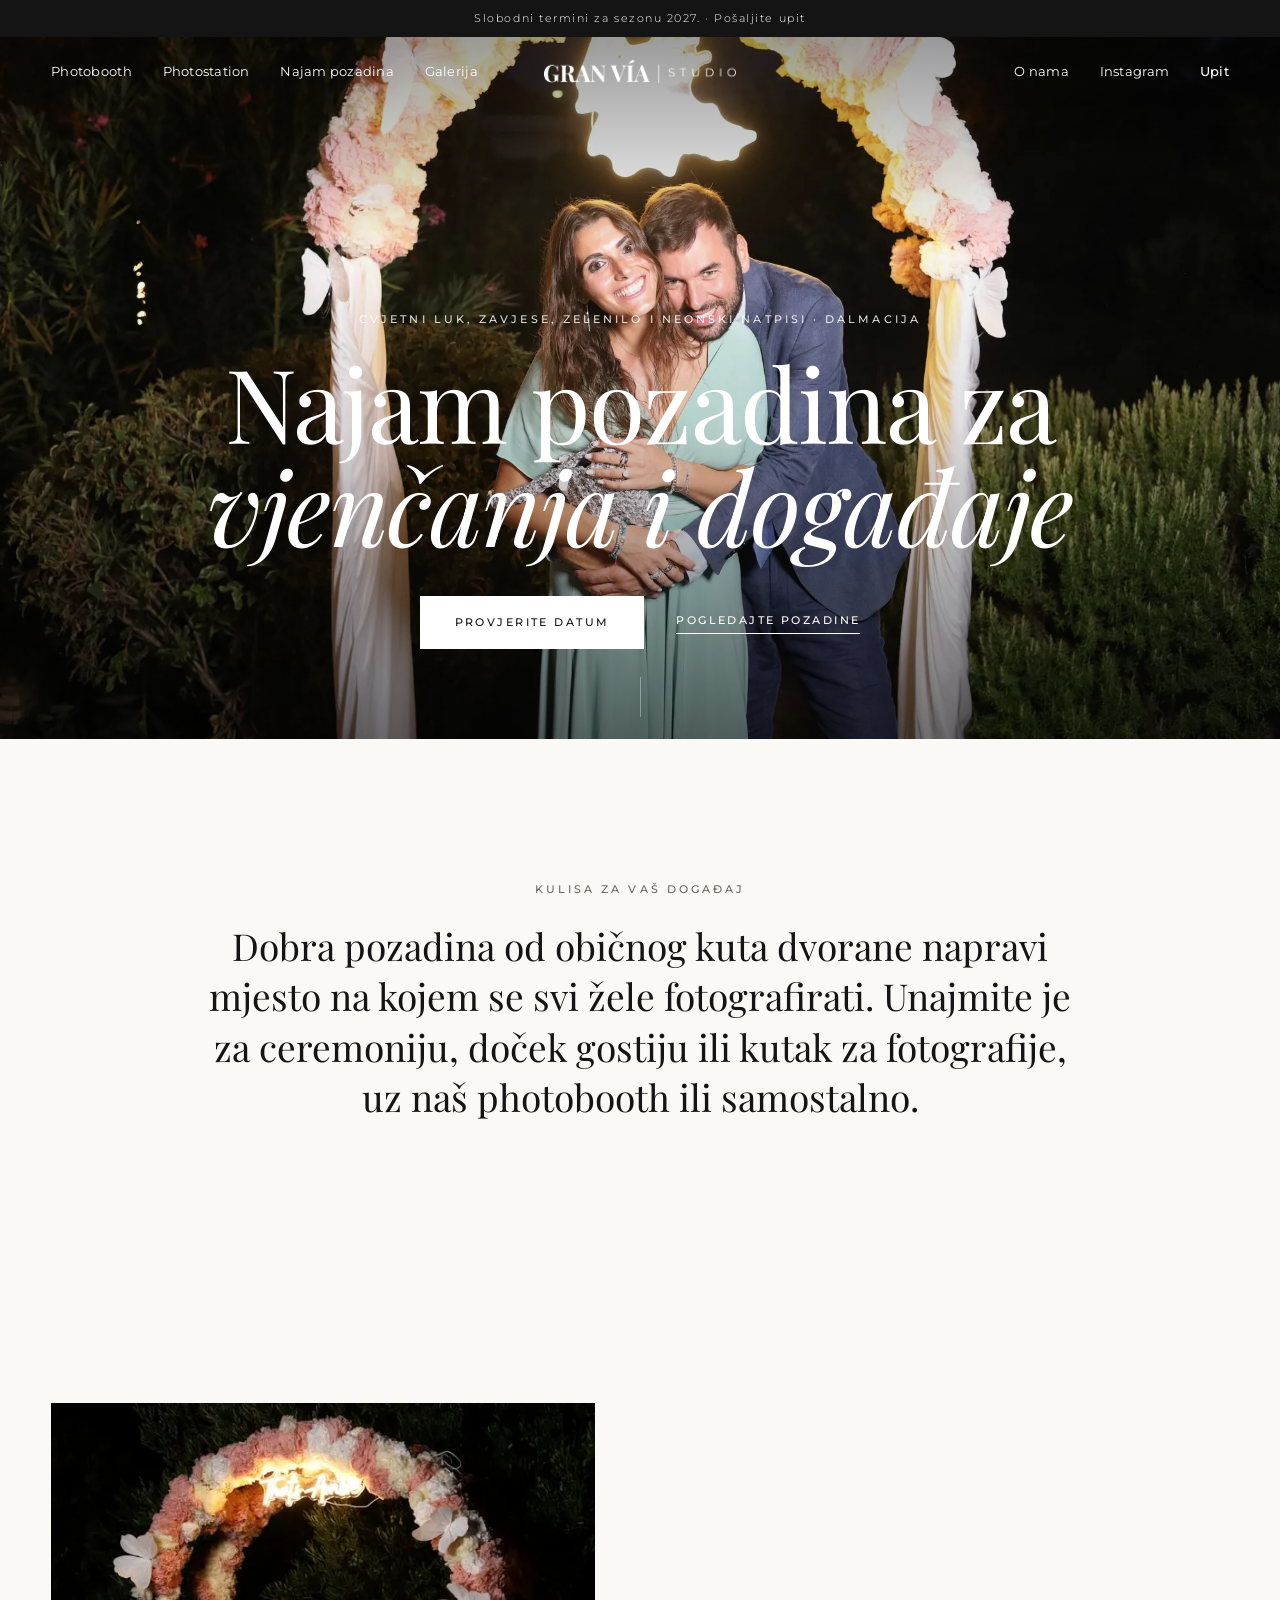
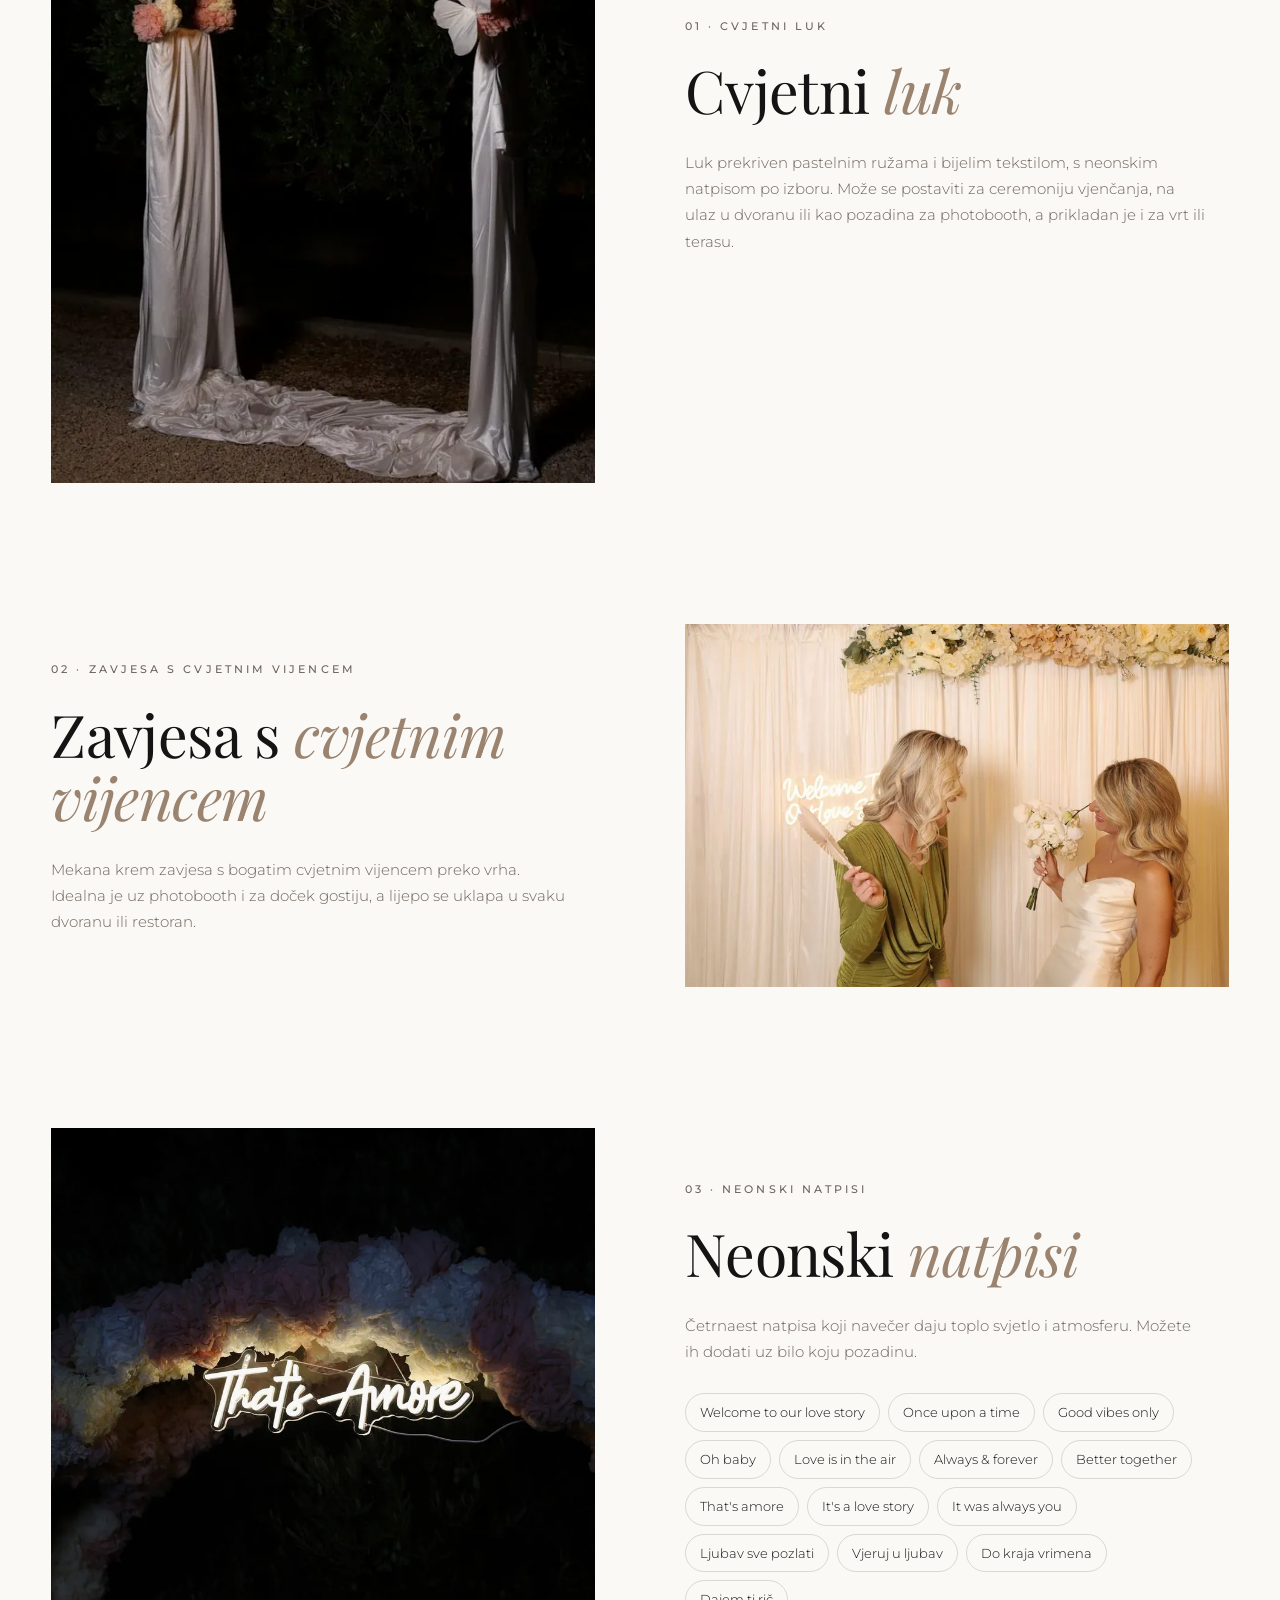
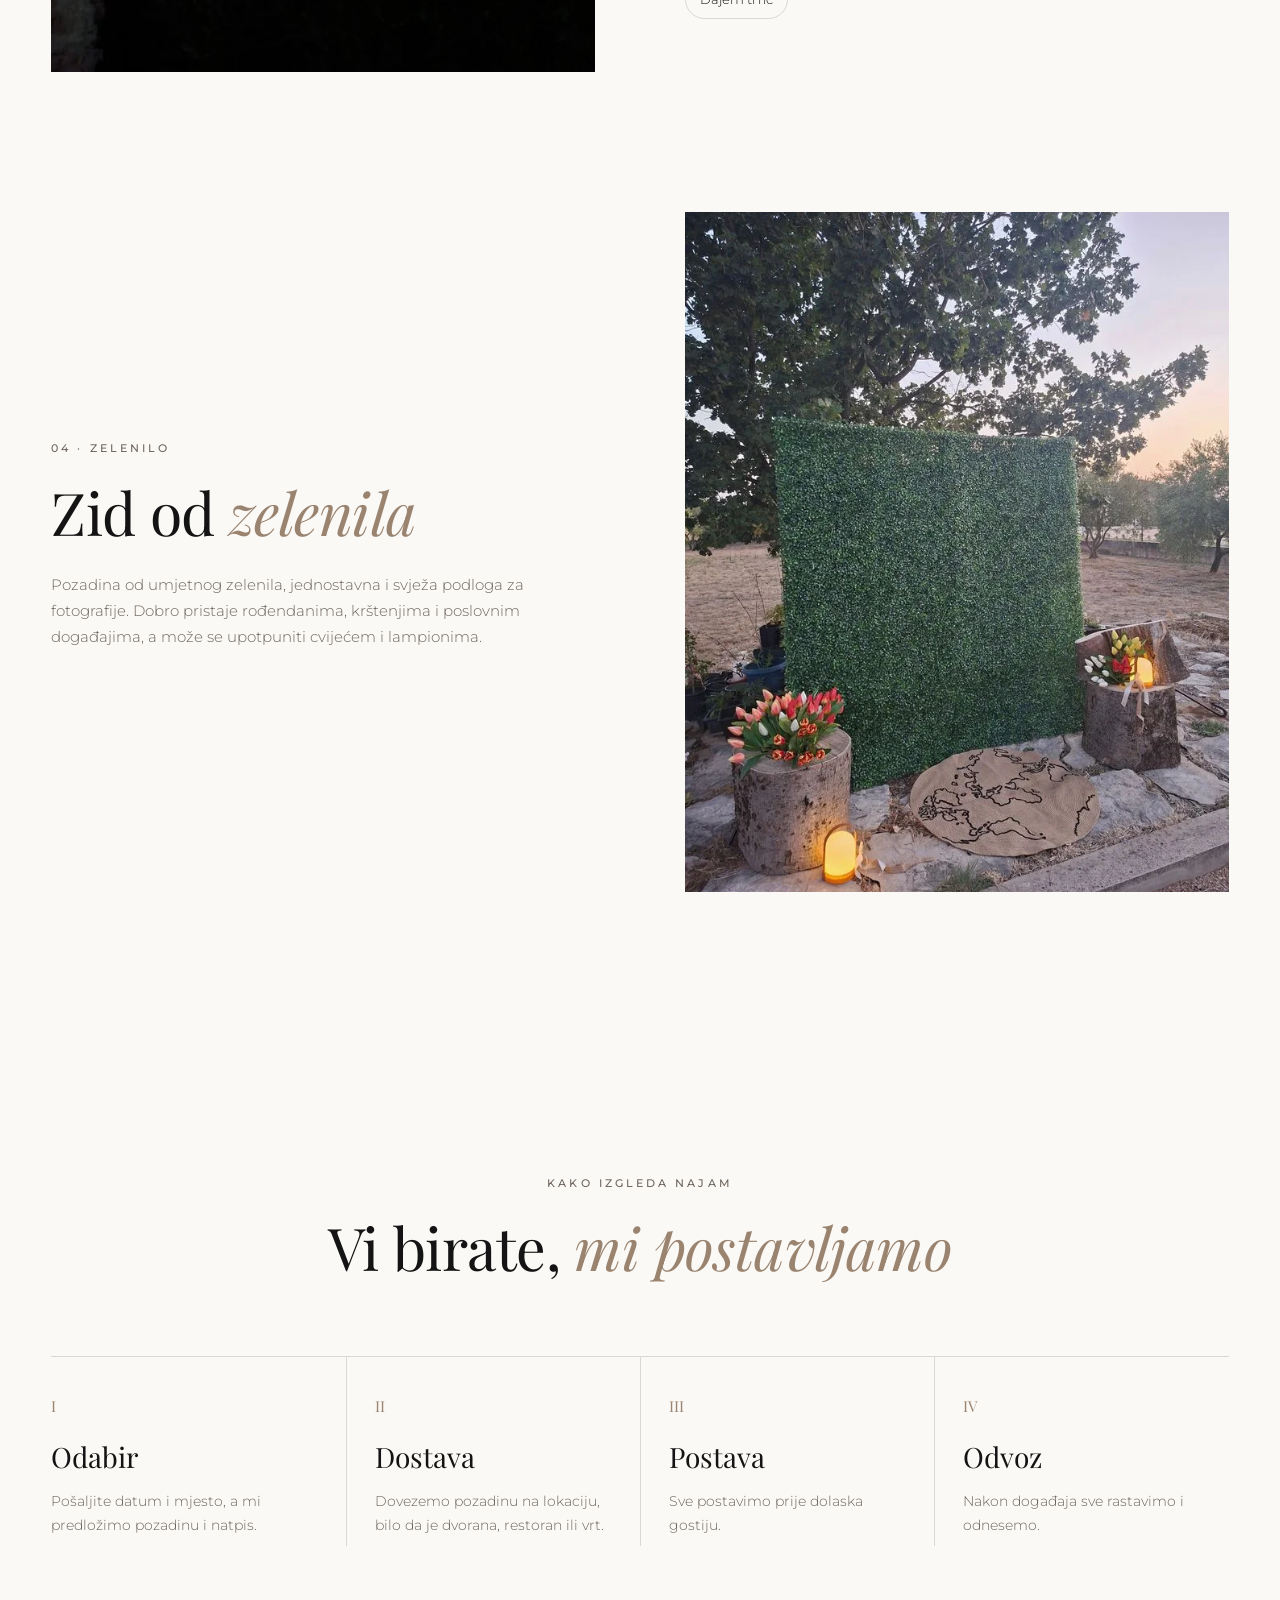
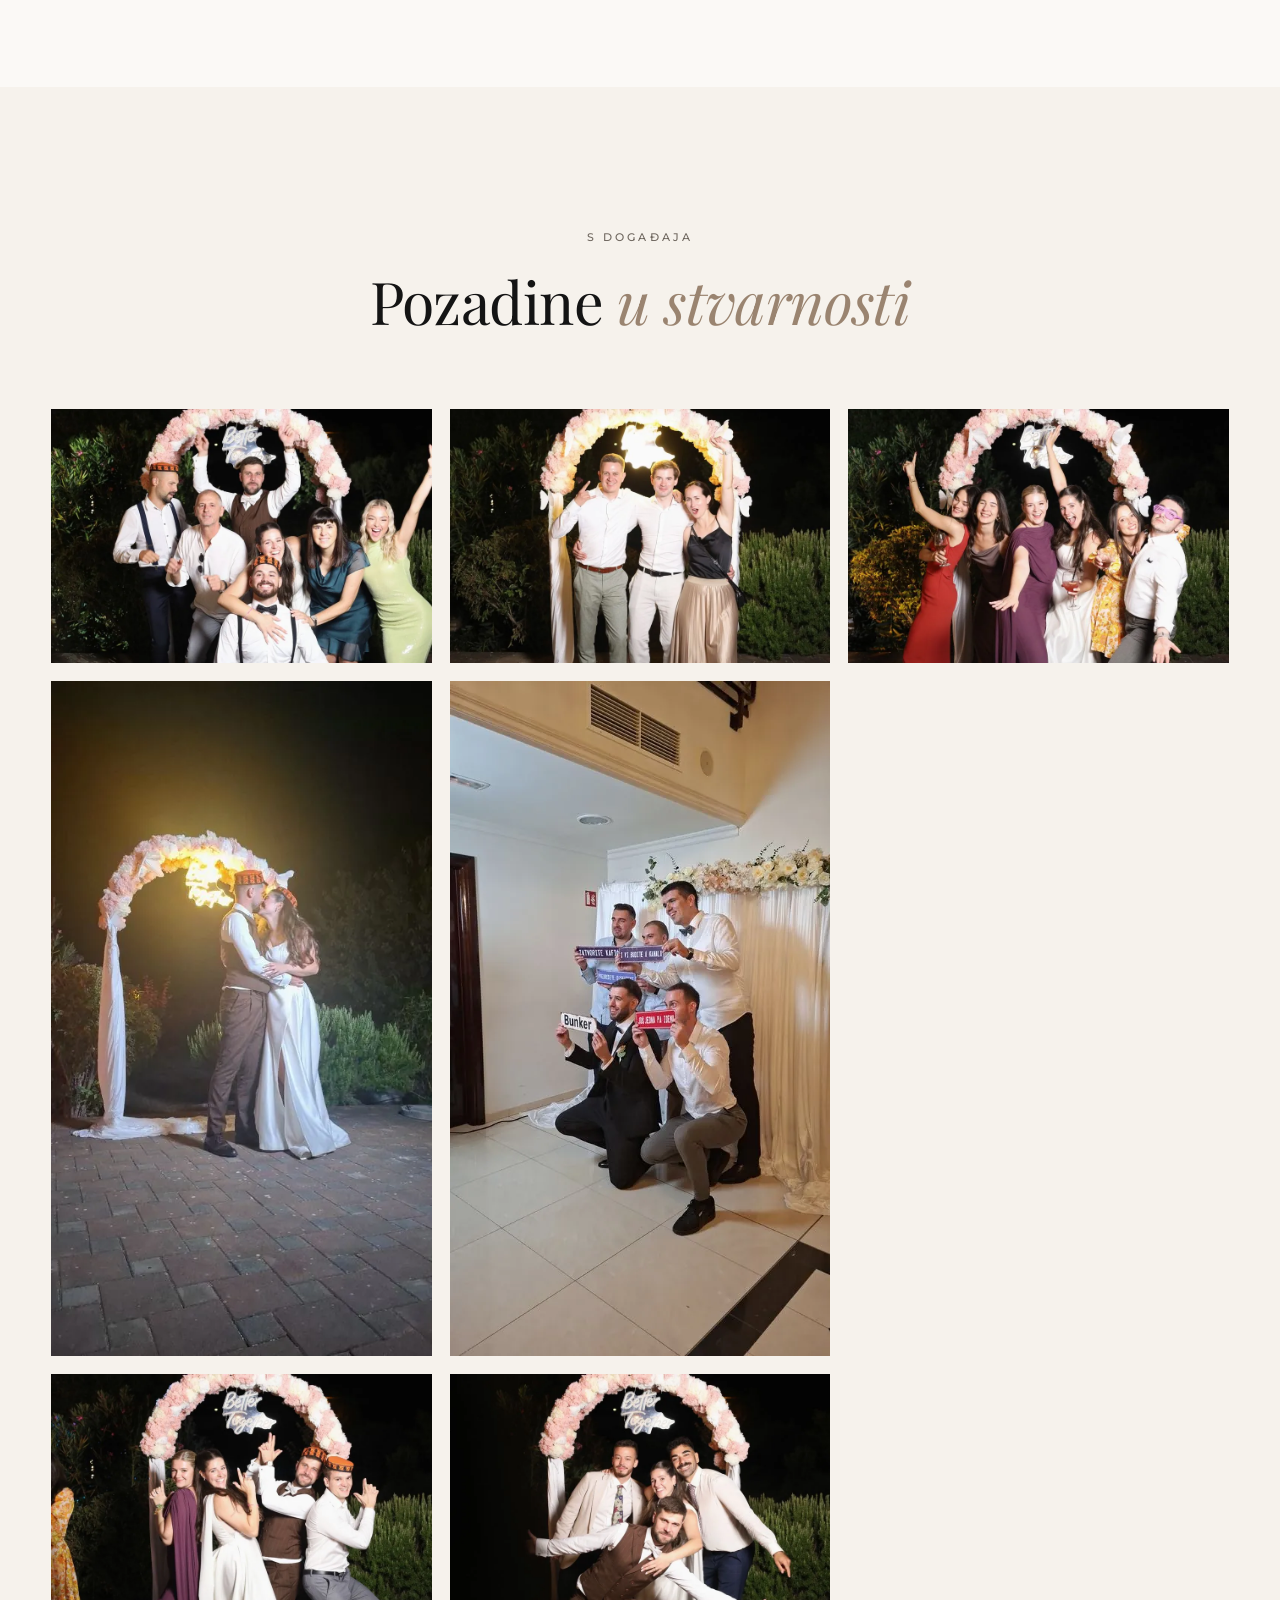
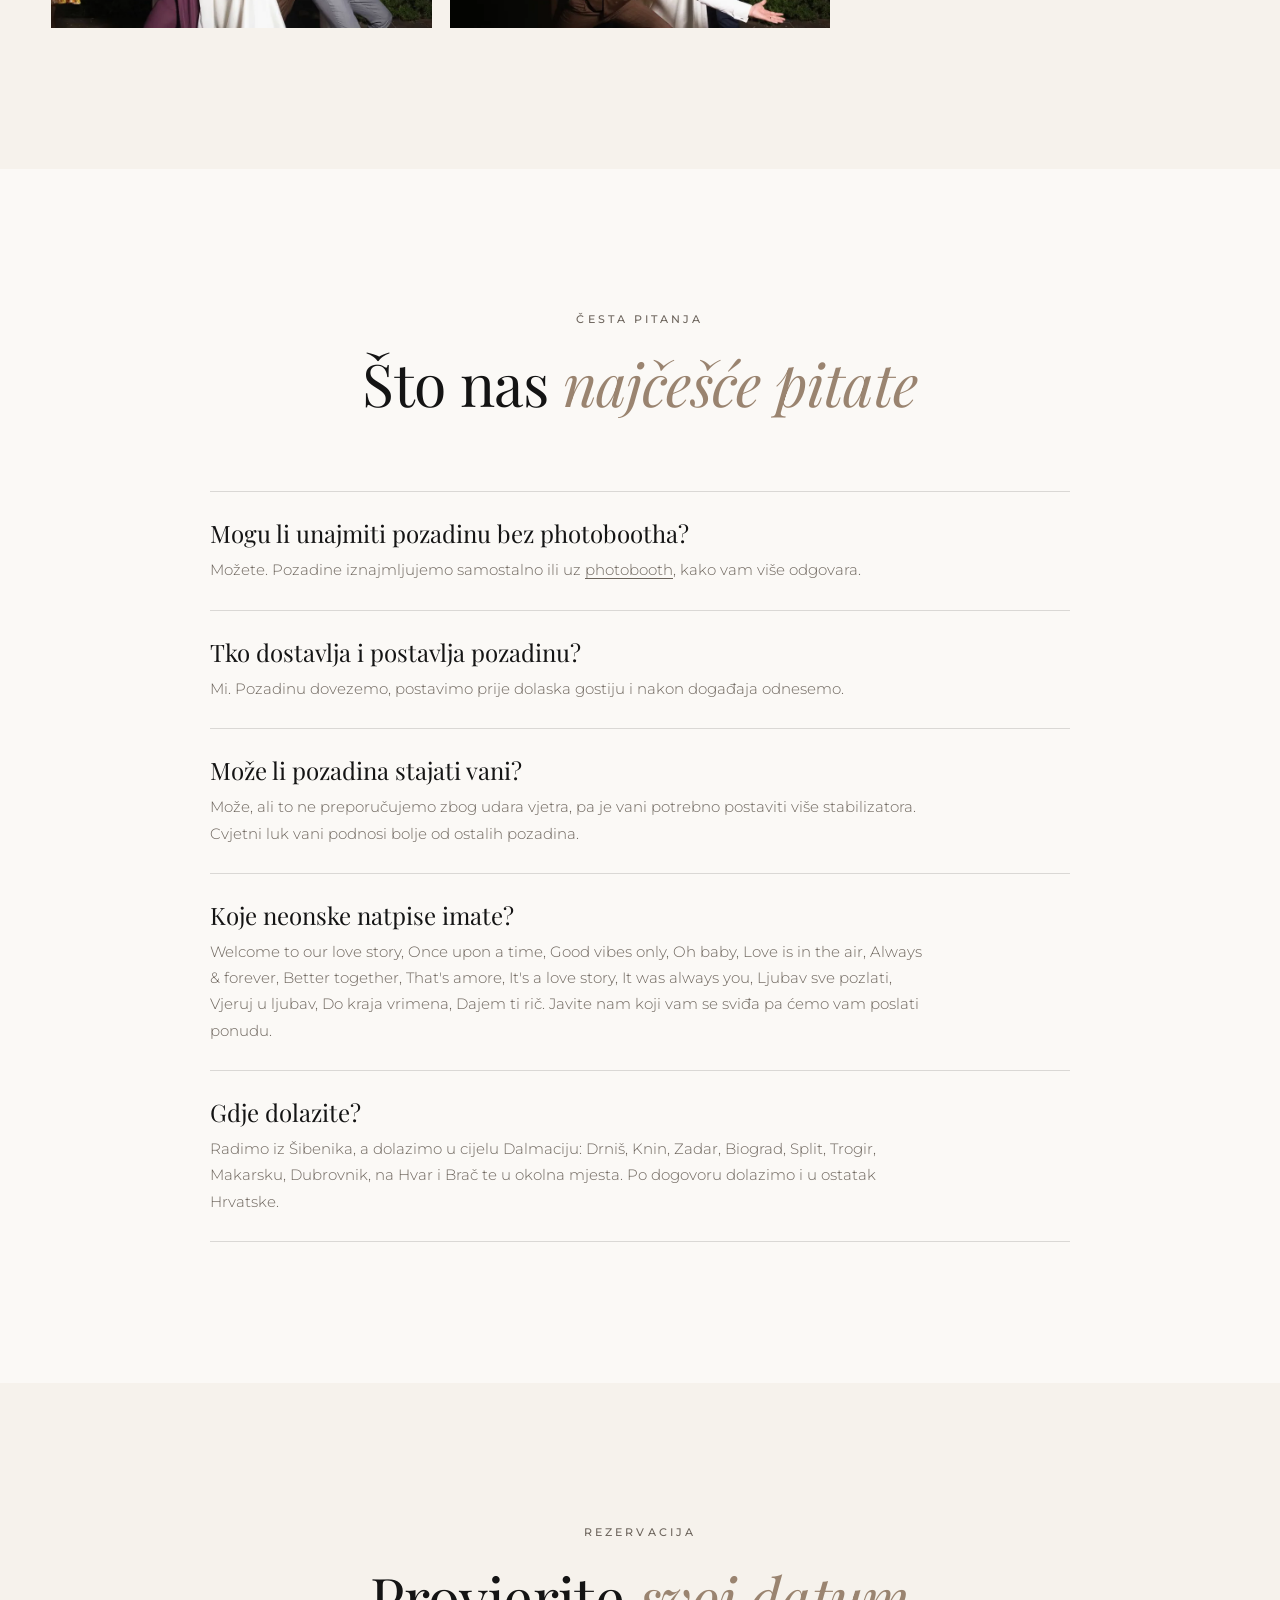
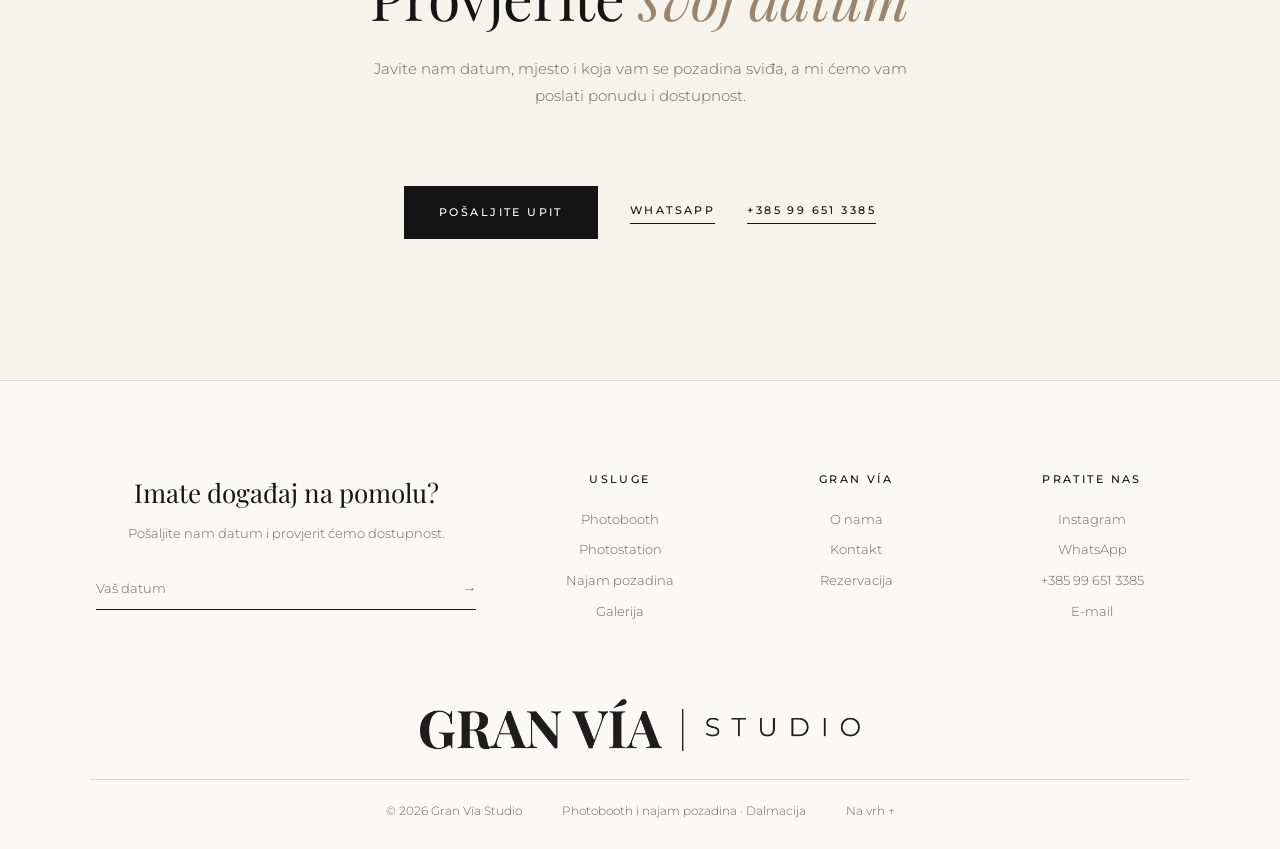
<file: najam-pozadina/index.html>
<!doctype html>
<html lang="hr">
<head>
  <meta charset="utf-8">
  <meta name="viewport" content="width=device-width, initial-scale=1">
  <title>Najam pozadina i cvjetnog luka u Dalmaciji · Gran Vía Studio</title>
  <meta name="description" content="Najam cvjetnog luka, zavjese s cvjetnim vijencem, zelenila i neonskih natpisa za vjenčanja i događaje. Dostava, postava i odvoz u Šibeniku, Splitu, Zadru i cijeloj Dalmaciji.">
  <link rel="canonical" href="https://granviastudio.com.hr/najam-pozadina/">
  <meta property="og:type" content="website">
  <meta property="og:site_name" content="Gran Vía Studio">
  <meta property="og:locale" content="hr_HR">
  <meta property="og:url" content="https://granviastudio.com.hr/najam-pozadina/">
  <meta property="og:title" content="Najam pozadina i cvjetnog luka · Gran Vía Studio">
  <meta property="og:description" content="Cvjetni luk, zavjese s cvijećem, zelenilo i neonski natpisi za vjenčanja i događaje u Dalmaciji.">
  <meta property="og:image" content="https://granviastudio.com.hr/img/og-najam-pozadina.jpg">
  <meta property="og:image:width" content="1200">
  <meta property="og:image:height" content="630">
  <meta property="og:image:alt" content="Par u zagrljaju ispod cvjetnog luka">
  <meta name="twitter:card" content="summary_large_image">
  <meta name="theme-color" content="#f6f2ec">
  <link rel="icon" type="image/png" href="../img/favicon.png">
  <link rel="apple-touch-icon" href="../img/favicon.png">
  <link rel="preload" as="image" href="../img/galerija-luk-par.webp" media="(min-width: 761px)" fetchpriority="high">
  <link rel="preload" as="image" href="../img/galerija-luk-par-m.webp" media="(max-width: 760px)" fetchpriority="high">
  <link rel="preload" as="font" type="font/woff2" href="../fonts/playfair-display-latin.woff2" crossorigin>
  <link rel="preload" as="font" type="font/woff2" href="../fonts/montserrat-latin.woff2" crossorigin>
  <link rel="stylesheet" href="../css/style.css">
  <script type="application/ld+json">
  {
    "@context": "https://schema.org",
    "@graph": [
      {
        "@type": "Service",
        "@id": "https://granviastudio.com.hr/najam-pozadina/#service",
        "name": "Najam pozadina",
        "serviceType": "Najam pozadina za događaje",
        "description": "Najam cvjetnog luka, zavjese s cvjetnim vijencem, zelenila i neonskih natpisa za vjenčanja, rođendane, krštenja i poslovne događaje, s dostavom, postavom i odvozom.",
        "url": "https://granviastudio.com.hr/najam-pozadina/",
        "image": "https://granviastudio.com.hr/img/og-najam-pozadina.jpg",
        "provider": { "@id": "https://granviastudio.com.hr/#business" },
        "areaServed": [
          { "@type": "AdministrativeArea", "name": "Dalmacija" },
          { "@type": "Country", "name": "Hrvatska" }
        ]
      },
      {
        "@type": "BreadcrumbList",
        "itemListElement": [
          { "@type": "ListItem", "position": 1, "name": "Gran Vía Studio", "item": "https://granviastudio.com.hr/" },
          { "@type": "ListItem", "position": 2, "name": "Najam pozadina", "item": "https://granviastudio.com.hr/najam-pozadina/" }
        ]
      }
    ]
  }
  </script>
</head>
<body>

  <div class="announce">
    <a href="../#kontakt">Slobodni termini za sezonu 2027. · Pošaljite upit</a>
  </div>

  <header class="site-header" id="top">
    <nav class="nav nav--left" aria-label="Glavni izbornik">
      <a href="../photobooth/">Photobooth</a>
      <a href="../photostation/">Photostation</a>
      <a href="./" aria-current="page">Najam pozadina</a>
      <a href="../#galerija">Galerija</a>
    </nav>

    <button class="menu-toggle" aria-expanded="false" aria-controls="mobile-menu">Izbornik</button>

    <a href="../" class="brand" aria-label="Gran Vía Studio, početna stranica">
      <img src="../img/logo-line.png" alt="Gran Vía Studio" class="brand__dark" width="1600" height="187">
      <img src="../img/logo-line-white.png" alt="" class="brand__light" width="1600" height="187">
    </a>

    <nav class="nav nav--right" aria-label="Dodatni izbornik">
      <a href="../#o-nama">O nama</a>
      <a href="https://www.instagram.com/granviastudio/" target="_blank" rel="noopener">Instagram</a>
      <a href="../#kontakt" class="nav__cta">Upit</a>
    </nav>
    <a href="../#kontakt" class="mobile-cta">Upit</a>
  </header>

  <div class="mobile-menu" id="mobile-menu" hidden>
    <nav aria-label="Mobilni izbornik">
      <a href="../">Početna</a>
      <a href="../photobooth/">Photobooth</a>
      <a href="../photostation/">Photostation</a>
      <a href="./" aria-current="page">Najam pozadina</a>
      <a href="../#galerija">Galerija</a>
      <a href="../#o-nama">O nama</a>
      <a href="../#kontakt">Kontakt</a>
    </nav>
    <div class="mobile-menu__foot">
      <a href="https://www.instagram.com/granviastudio/" target="_blank" rel="noopener">Instagram</a>
      <a href="tel:+385996513385">+385 99 651 3385</a>
    </div>
  </div>

  <main>

    <section class="hero hero--page" aria-label="Uvod">
      <div class="hero__slides" aria-hidden="true">
        <div class="hero__slide hero__slide--bd is-active"></div>
      </div>
      <div class="hero__content">
        <p class="eyebrow eyebrow--light">Cvjetni luk, zavjese, zelenilo i neonski natpisi · Dalmacija</p>
        <h1 class="hero__title">Najam pozadina za<br><em>vjenčanja i događaje</em></h1>
        <div class="hero__actions">
          <a href="../#kontakt" class="btn btn--light">Provjerite datum</a>
          <a href="#pozadine" class="link-underline link-underline--light">Pogledajte pozadine</a>
        </div>
      </div>
      <a href="#uvod" class="hero__scroll" aria-label="Pomakni se dolje"><span></span></a>
    </section>

    <section class="intro section" id="uvod">
      <p class="eyebrow reveal">Kulisa za vaš događaj</p>
      <p class="intro__lead reveal">Dobra pozadina od običnog kuta dvorane napravi mjesto na kojem se svi žele fotografirati. Unajmite je za ceremoniju, doček gostiju ili kutak za fotografije, uz naš photobooth ili samostalno.</p>
    </section>

    <div id="pozadine" class="bd-list">
      <section class="split section" aria-labelledby="luk-title">
        <div class="split__media split__media--single reveal">
          <img width="600" height="900" src="../img/backdrop-cvjetni-luk-sm.webp" srcset="../img/backdrop-cvjetni-luk-sm.webp 600w, ../img/backdrop-cvjetni-luk.webp 1333w" sizes="(max-width: 900px) 100vw, 45vw" alt="Cvjetni luk s bijelim tekstilom i svjetlećim natpisom That's Amore" loading="lazy">
        </div>
        <div class="split__text reveal">
          <p class="eyebrow">01 · Cvjetni luk</p>
          <h2 class="h2" id="luk-title">Cvjetni <em>luk</em></h2>
          <p>Luk prekriven pastelnim ružama i bijelim tekstilom, s neonskim natpisom po izboru. Može se postaviti za ceremoniju vjenčanja, na ulaz u dvoranu ili kao pozadina za photobooth, a prikladan je i za vrt ili terasu.</p>
        </div>
      </section>

      <section class="split split--rev section" aria-labelledby="zavjesa-title">
        <div class="split__media split__media--single split__media--land reveal">
          <img width="900" height="600" src="../img/backdrop-welcome-sm.webp" srcset="../img/backdrop-welcome-sm.webp 900w, ../img/backdrop-welcome.webp 2000w" sizes="(max-width: 900px) 100vw, 45vw" alt="Bijela zavjesa s cvjetnim vijencem i natpisom Welcome to our love story" loading="lazy">
        </div>
        <div class="split__text reveal">
          <p class="eyebrow">02 · Zavjesa s cvjetnim vijencem</p>
          <h2 class="h2" id="zavjesa-title">Zavjesa s <em>cvjetnim vijencem</em></h2>
          <p>Mekana krem zavjesa s bogatim cvjetnim vijencem preko vrha. Idealna je uz photobooth i za doček gostiju, a lijepo se uklapa u svaku dvoranu ili restoran.</p>
        </div>
      </section>

      <section class="split section" aria-labelledby="neon-title">
        <div class="split__media split__media--single split__media--square reveal">
          <img width="900" height="900" src="../img/backdrop-thats-amore-sm.webp" srcset="../img/backdrop-thats-amore-sm.webp 900w, ../img/backdrop-thats-amore.webp 2000w" sizes="(max-width: 900px) 100vw, 45vw" alt="Neonski natpis That's Amore na cvjetnoj pozadini noću" loading="lazy">
        </div>
        <div class="split__text reveal">
          <p class="eyebrow">03 · Neonski natpisi</p>
          <h2 class="h2" id="neon-title">Neonski <em>natpisi</em></h2>
          <p>Četrnaest natpisa koji navečer daju toplo svjetlo i atmosferu. Možete ih dodati uz bilo koju pozadinu.</p>
          <ul class="neon-list">
            <li>Welcome to our love story</li>
            <li>Once upon a time</li>
            <li>Good vibes only</li>
            <li>Oh baby</li>
            <li>Love is in the air</li>
            <li>Always &amp; forever</li>
            <li>Better together</li>
            <li>That's amore</li>
            <li>It's a love story</li>
            <li>It was always you</li>
            <li>Ljubav sve pozlati</li>
            <li>Vjeruj u ljubav</li>
            <li>Do kraja vrimena</li>
            <li>Dajem ti rič</li>
          </ul>
        </div>
      </section>

      <section class="split split--rev section" aria-labelledby="zelenilo-title">
        <div class="split__media split__media--single reveal">
          <img width="675" height="900" src="../img/backdrop-zelenilo-sm.webp" srcset="../img/backdrop-zelenilo-sm.webp 675w, ../img/backdrop-zelenilo.webp 1500w" sizes="(max-width: 900px) 100vw, 45vw" alt="Zid od umjetnog zelenila s tulipanima i lampionima na panjevima" loading="lazy">
        </div>
        <div class="split__text reveal">
          <p class="eyebrow">04 · Zelenilo</p>
          <h2 class="h2" id="zelenilo-title">Zid od <em>zelenila</em></h2>
          <p>Pozadina od umjetnog zelenila, jednostavna i svježa podloga za fotografije. Dobro pristaje rođendanima, krštenjima i poslovnim događajima, a može se upotpuniti cvijećem i lampionima.</p>
        </div>
      </section>
    </div>

    <section class="steps section" aria-labelledby="najam-title">
      <div class="section-head reveal">
        <p class="eyebrow">Kako izgleda najam</p>
        <h2 class="h2" id="najam-title">Vi birate, <em>mi postavljamo</em></h2>
      </div>
      <ol class="steps__list">
        <li class="reveal"><span class="steps__n">I</span><h3>Odabir</h3><p>Pošaljite datum i mjesto, a mi predložimo pozadinu i natpis.</p></li>
        <li class="reveal"><span class="steps__n">II</span><h3>Dostava</h3><p>Dovezemo pozadinu na lokaciju, bilo da je dvorana, restoran ili vrt.</p></li>
        <li class="reveal"><span class="steps__n">III</span><h3>Postava</h3><p>Sve postavimo prije dolaska gostiju.</p></li>
        <li class="reveal"><span class="steps__n">IV</span><h3>Odvoz</h3><p>Nakon događaja sve rastavimo i odnesemo.</p></li>
      </ol>
    </section>

    <section class="gallery section section--tint" aria-labelledby="galerija-title">
      <div class="section-head reveal">
        <p class="eyebrow">S događaja</p>
        <h2 class="h2" id="galerija-title">Pozadine <em>u stvarnosti</em></h2>
      </div>
      <div class="masonry">
        <a href="../img/galerija-luk-ekipa-2.webp" class="m-item reveal"><img width="900" height="600" src="../img/galerija-luk-ekipa-2-sm.webp" alt="Veselo društvo ispod cvjetnog luka" loading="lazy"></a>
        <a href="../img/backdrop-luk-mladenci.webp" class="m-item reveal"><img width="507" height="900" src="../img/backdrop-luk-mladenci-sm.webp" alt="Mladenci se ljube ispod luka" loading="lazy"></a>
        <a href="../img/galerija-luk-mladenka.webp" class="m-item reveal"><img width="900" height="600" src="../img/galerija-luk-mladenka-sm.webp" alt="Mladenka s prijateljima ispod luka" loading="lazy"></a>
        <a href="../img/galerija-luk-trojka.webp" class="m-item reveal"><img width="900" height="600" src="../img/galerija-luk-trojka-sm.webp" alt="Troje prijatelja ispod luka" loading="lazy"></a>
        <a href="../img/backdrop-zavjesa-cvijece.webp" class="m-item reveal"><img width="507" height="900" src="../img/backdrop-zavjesa-cvijece-sm.webp" alt="Gosti ispred bijele zavjese s cvijećem u dvorani" loading="lazy"></a>
        <a href="../img/galerija-luk-ekipa-3.webp" class="m-item reveal"><img width="900" height="600" src="../img/galerija-luk-ekipa-3-sm.webp" alt="Društvo poziraju ispod luka" loading="lazy"></a>
        <a href="../img/galerija-luk-djevojke.webp" class="m-item reveal"><img width="900" height="600" src="../img/galerija-luk-djevojke-sm.webp" alt="Djevojke slave ispod luka" loading="lazy"></a>
      </div>
    </section>

    <section class="faq section" aria-labelledby="pitanja-title">
      <div class="section-head reveal">
        <p class="eyebrow">Česta pitanja</p>
        <h2 class="h2" id="pitanja-title">Što nas <em>najčešće pitate</em></h2>
      </div>
      <dl class="faq__list reveal">
        <div><dt>Mogu li unajmiti pozadinu bez photobootha?</dt><dd>Možete. Pozadine iznajmljujemo samostalno ili uz <a href="../photobooth/">photobooth</a>, kako vam više odgovara.</dd></div>
        <div><dt>Tko dostavlja i postavlja pozadinu?</dt><dd>Mi. Pozadinu dovezemo, postavimo prije dolaska gostiju i nakon događaja odnesemo.</dd></div>
        <div><dt>Može li pozadina stajati vani?</dt><dd>Može, ali to ne preporučujemo zbog udara vjetra, pa je vani potrebno postaviti više stabilizatora. Cvjetni luk vani podnosi bolje od ostalih pozadina.</dd></div>
        <div><dt>Koje neonske natpise imate?</dt><dd>Welcome to our love story, Once upon a time, Good vibes only, Oh baby, Love is in the air, Always &amp; forever, Better together, That's amore, It's a love story, It was always you, Ljubav sve pozlati, Vjeruj u ljubav, Do kraja vrimena, Dajem ti rič. Javite nam koji vam se sviđa pa ćemo vam poslati ponudu.</dd></div>
        <div><dt>Gdje dolazite?</dt><dd>Radimo iz Šibenika, a dolazimo u cijelu Dalmaciju: Drniš, Knin, Zadar, Biograd, Split, Trogir, Makarsku, Dubrovnik, na Hvar i Brač te u okolna mjesta. Po dogovoru dolazimo i u ostatak Hrvatske.</dd></div>
      </dl>
    </section>

    <section class="cta section section--tint">
      <div class="section-head reveal">
        <p class="eyebrow">Rezervacija</p>
        <h2 class="h2">Provjerite <em>svoj datum</em></h2>
        <p class="section-head__sub">Javite nam datum, mjesto i koja vam se pozadina sviđa, a mi ćemo vam poslati ponudu i dostupnost.</p>
      </div>
      <div class="cta__actions reveal">
        <a href="../#kontakt" class="btn">Pošaljite upit</a>
        <a href="https://wa.me/385996513385" target="_blank" rel="noopener" class="link-underline">WhatsApp</a>
        <a href="tel:+385996513385" class="link-underline">+385 99 651 3385</a>
      </div>
    </section>

  </main>

  <footer class="site-footer">
    <div class="footer__top">
      <div class="footer__news">
        <h2>Imate događaj na pomolu?</h2>
        <p>Pošaljite nam datum i provjerit ćemo dostupnost.</p>
        <a href="../#kontakt" class="footer__field">Vaš datum <span aria-hidden="true">→</span></a>
      </div>
      <div class="footer__col">
        <h3>Usluge</h3>
        <a href="../photobooth/">Photobooth</a>
        <a href="../photostation/">Photostation</a>
        <a href="./">Najam pozadina</a>
        <a href="../#galerija">Galerija</a>
      </div>
      <div class="footer__col">
        <h3>Gran Vía</h3>
        <a href="../#o-nama">O nama</a>
        <a href="../#kontakt">Kontakt</a>
        <a href="../#kontakt">Rezervacija</a>
      </div>
      <div class="footer__col">
        <h3>Pratite nas</h3>
        <a href="https://www.instagram.com/granviastudio/" target="_blank" rel="noopener">Instagram</a>
        <a href="https://wa.me/385996513385" target="_blank" rel="noopener">WhatsApp</a>
        <a href="tel:+385996513385">+385 99 651 3385</a>
        <a href="mailto:info@granviastudio.com.hr">E-mail</a>
      </div>
    </div>
    <img src="../img/logo-line.png" alt="Gran Vía Studio" class="footer__logo" width="1600" height="187" loading="lazy">
    <div class="footer__bottom">
      <span>© <span id="year">2026</span> Gran Vía Studio</span>
      <span>Photobooth i najam pozadina · Dalmacija</span>
      <a href="#top">Na vrh ↑</a>
    </div>
  </footer>

  <div class="lightbox" hidden role="dialog" aria-modal="true" aria-label="Pregled fotografije">
    <button class="lightbox__close" aria-label="Zatvori">Zatvori</button>
    <button class="lightbox__prev" aria-label="Prethodna">←</button>
    <img alt="">
    <button class="lightbox__next" aria-label="Sljedeća">→</button>
  </div>

  <script src="../js/main.js"></script>
</body>
</html>
</file>
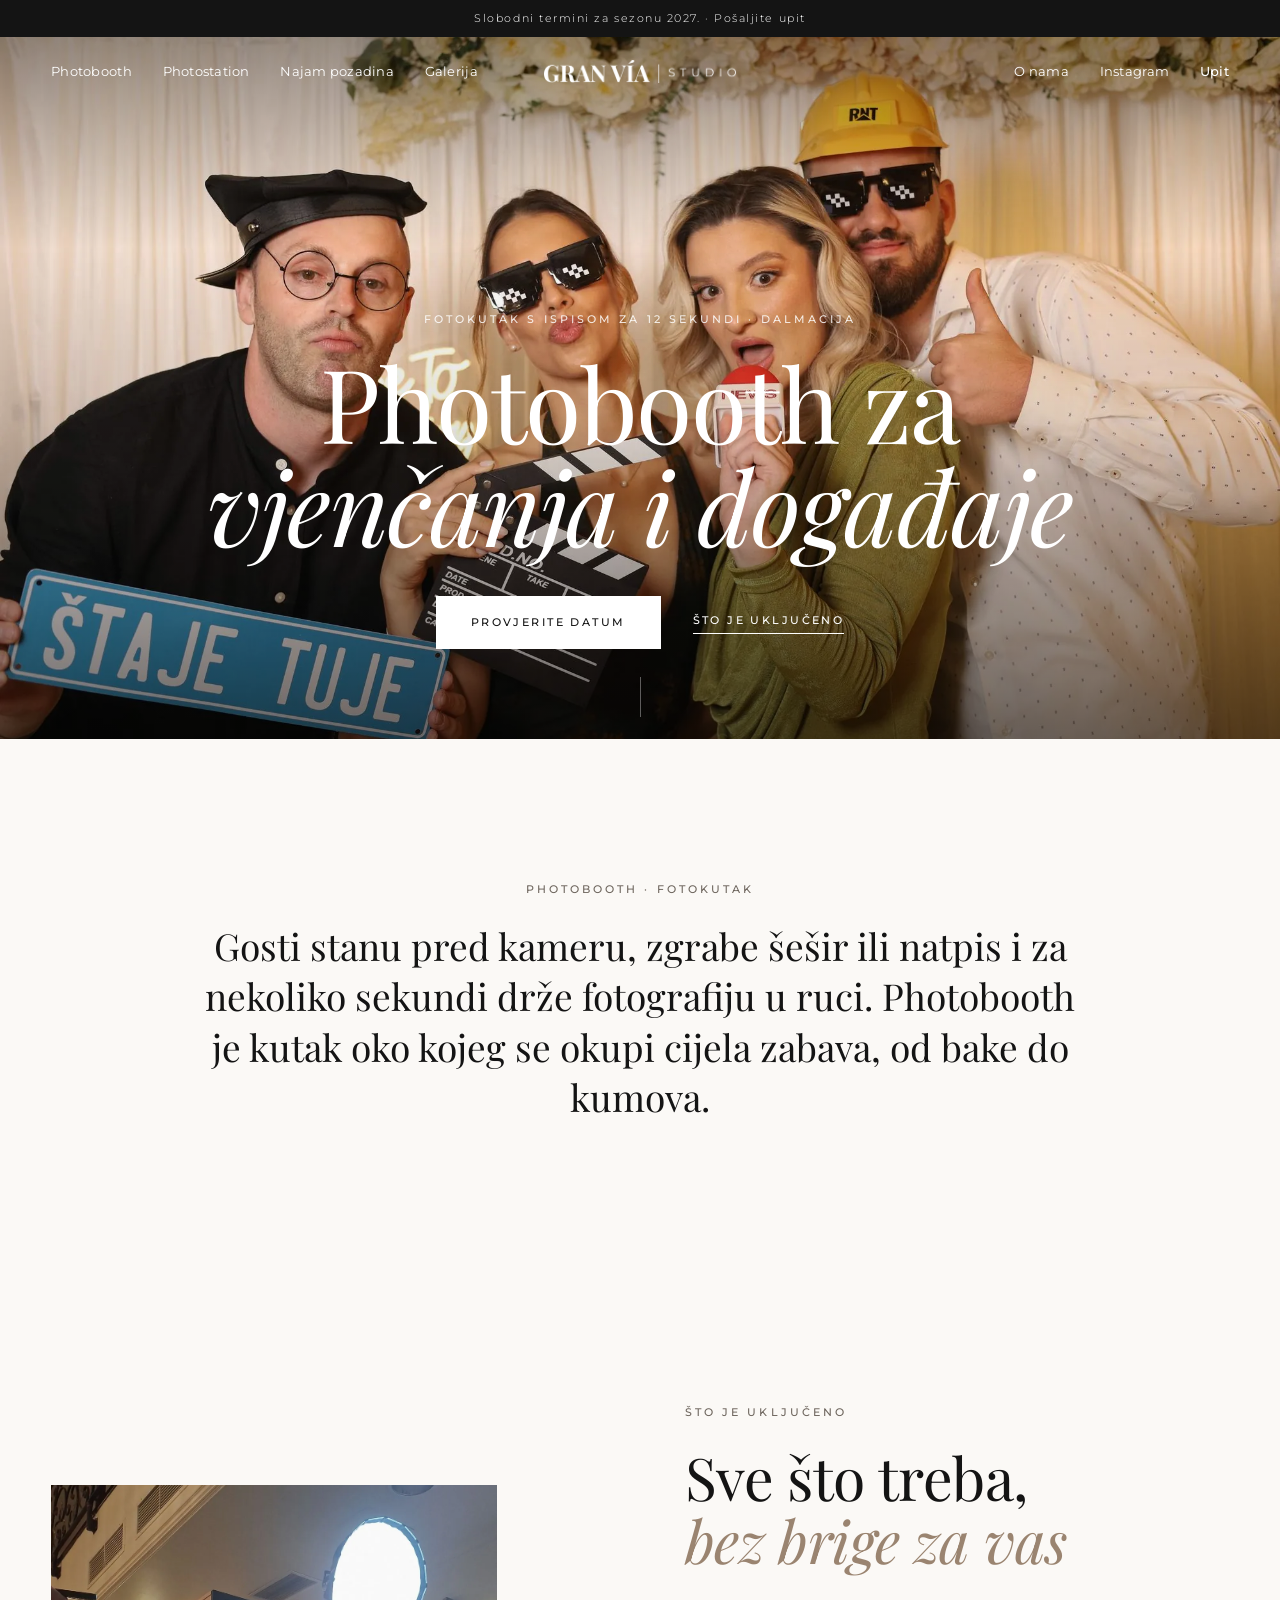
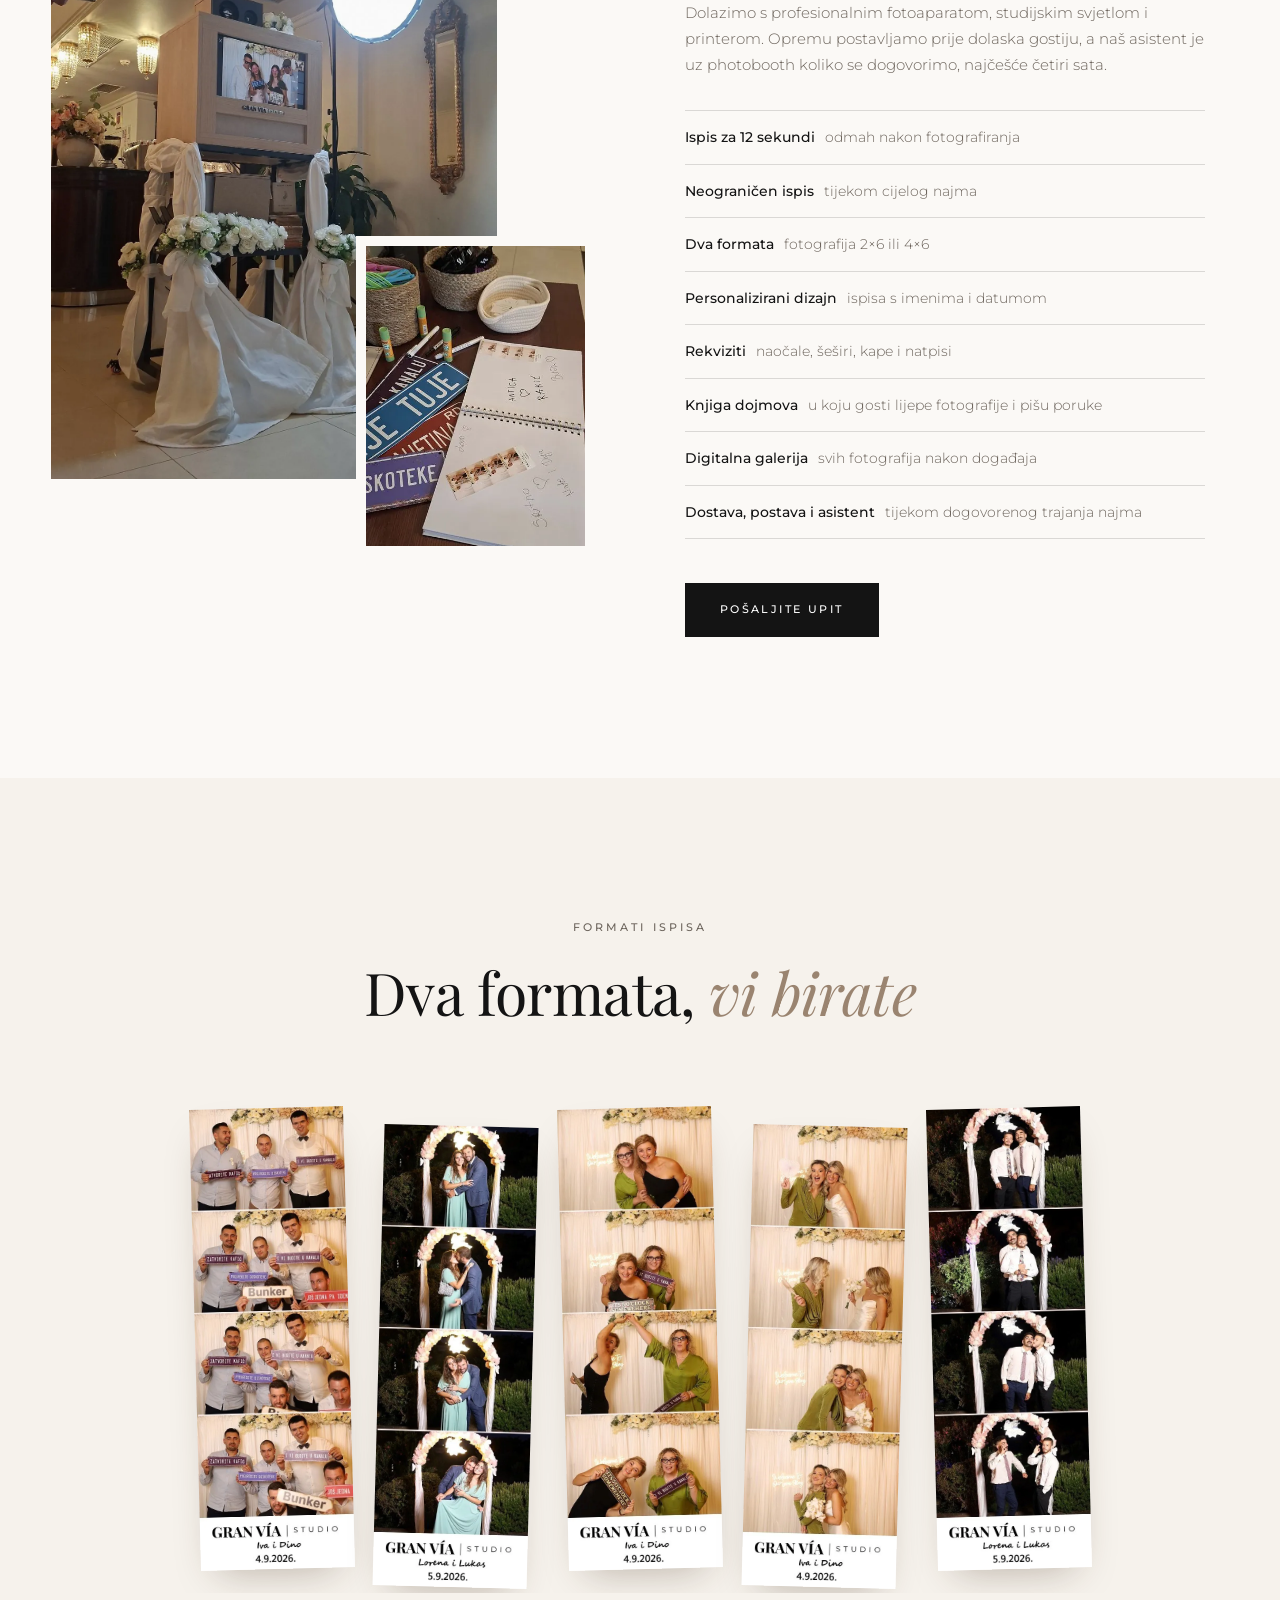
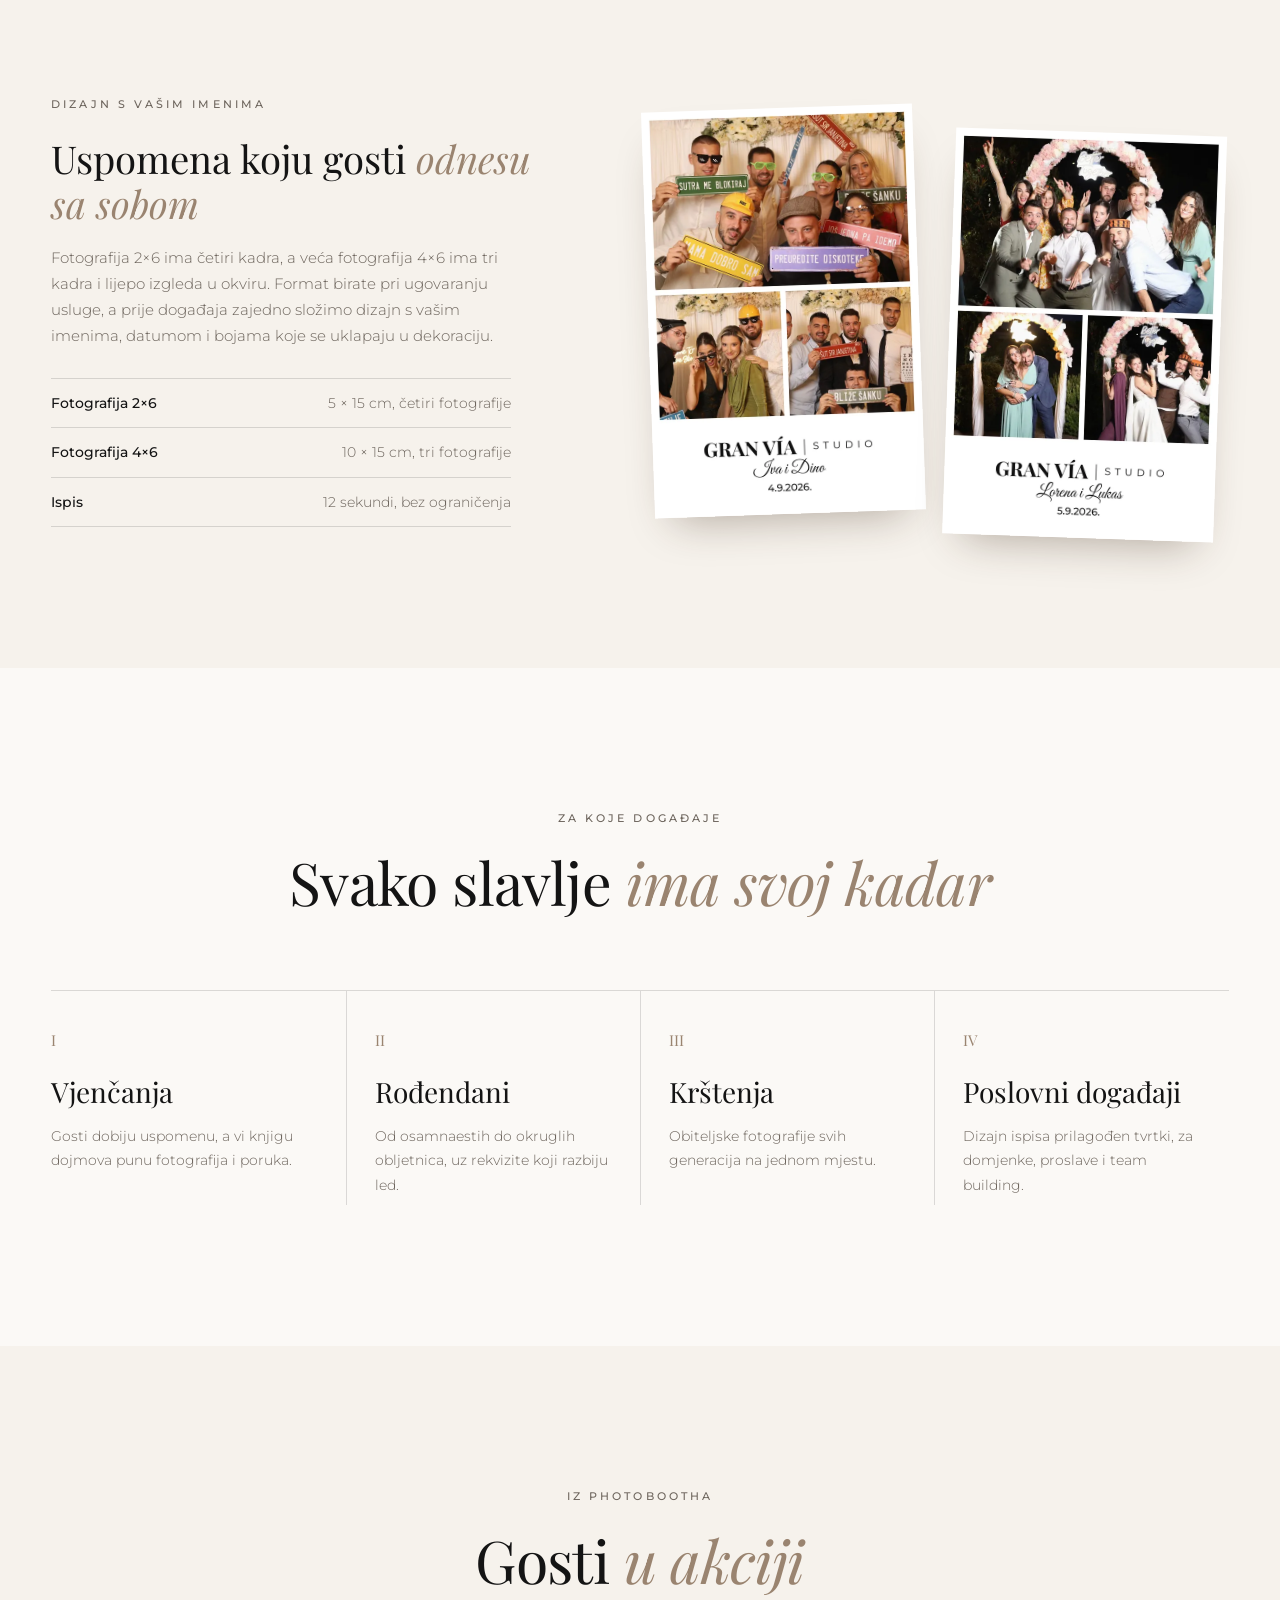
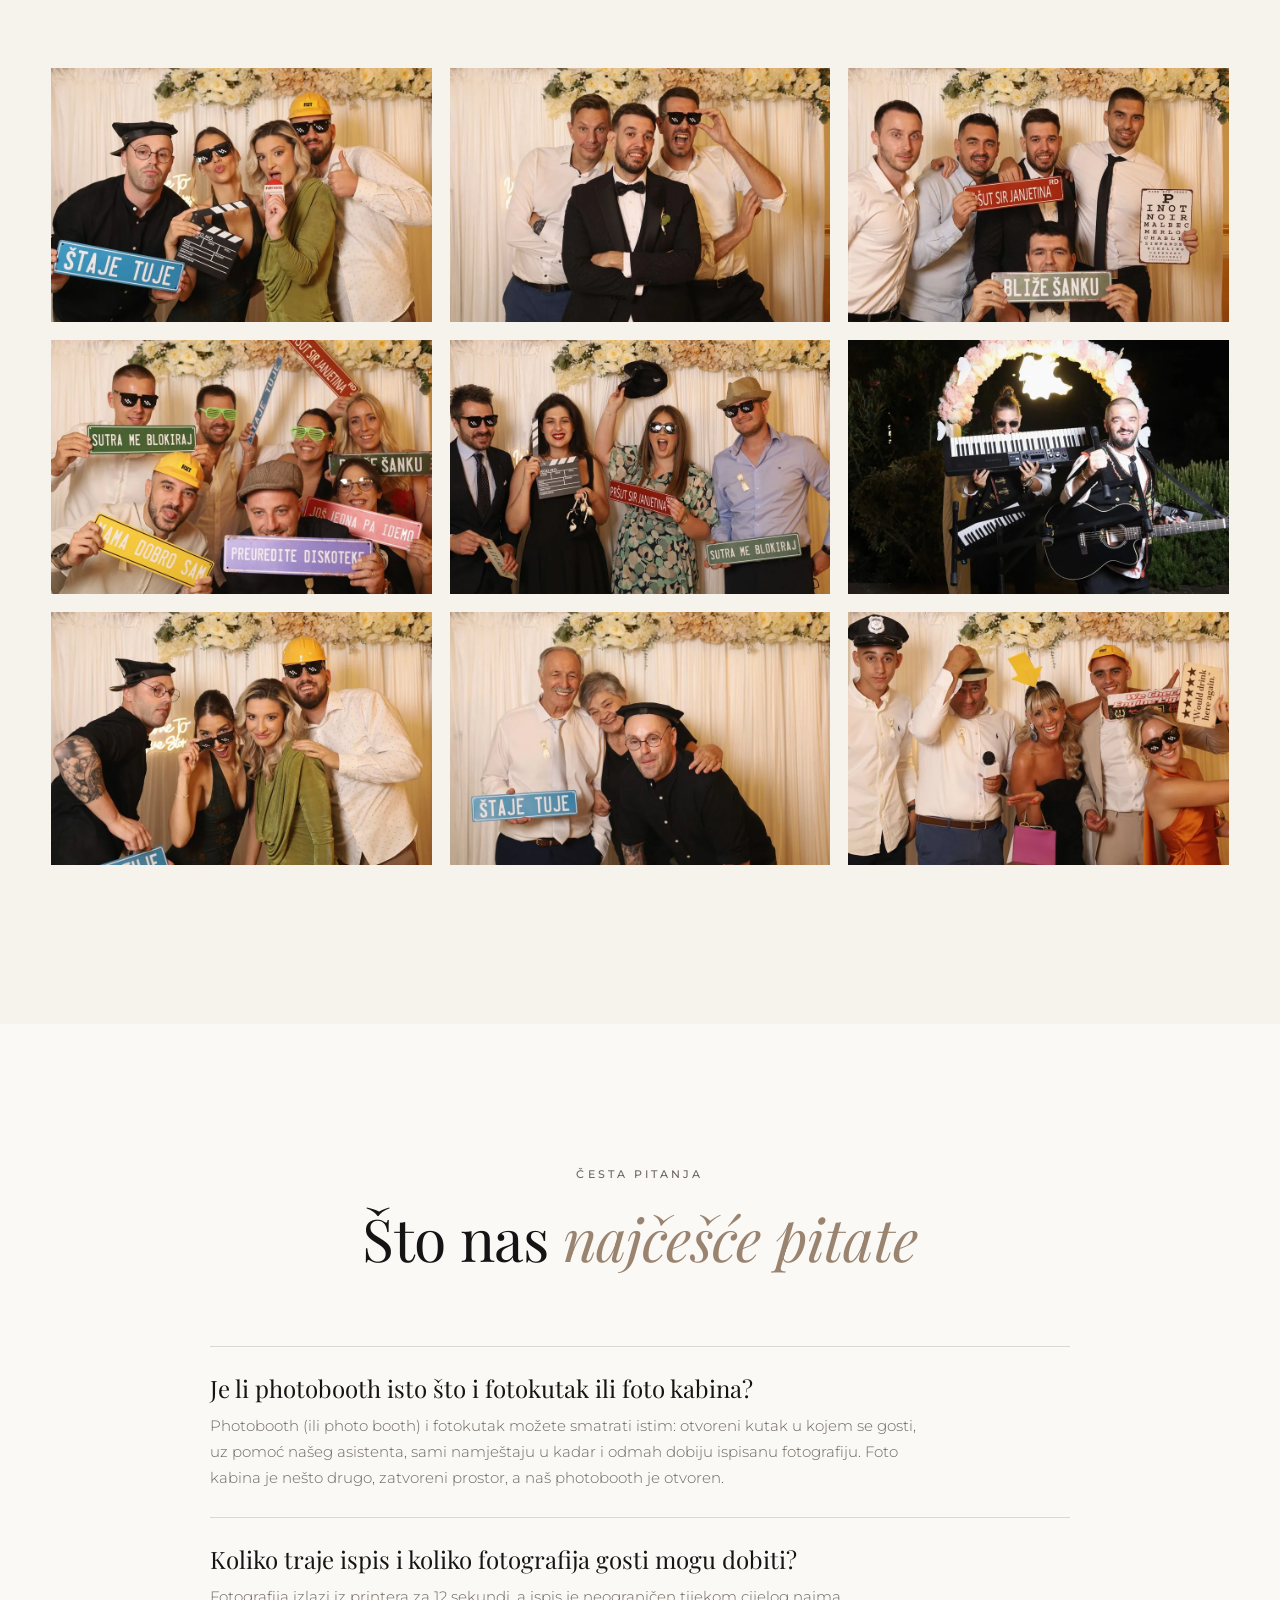
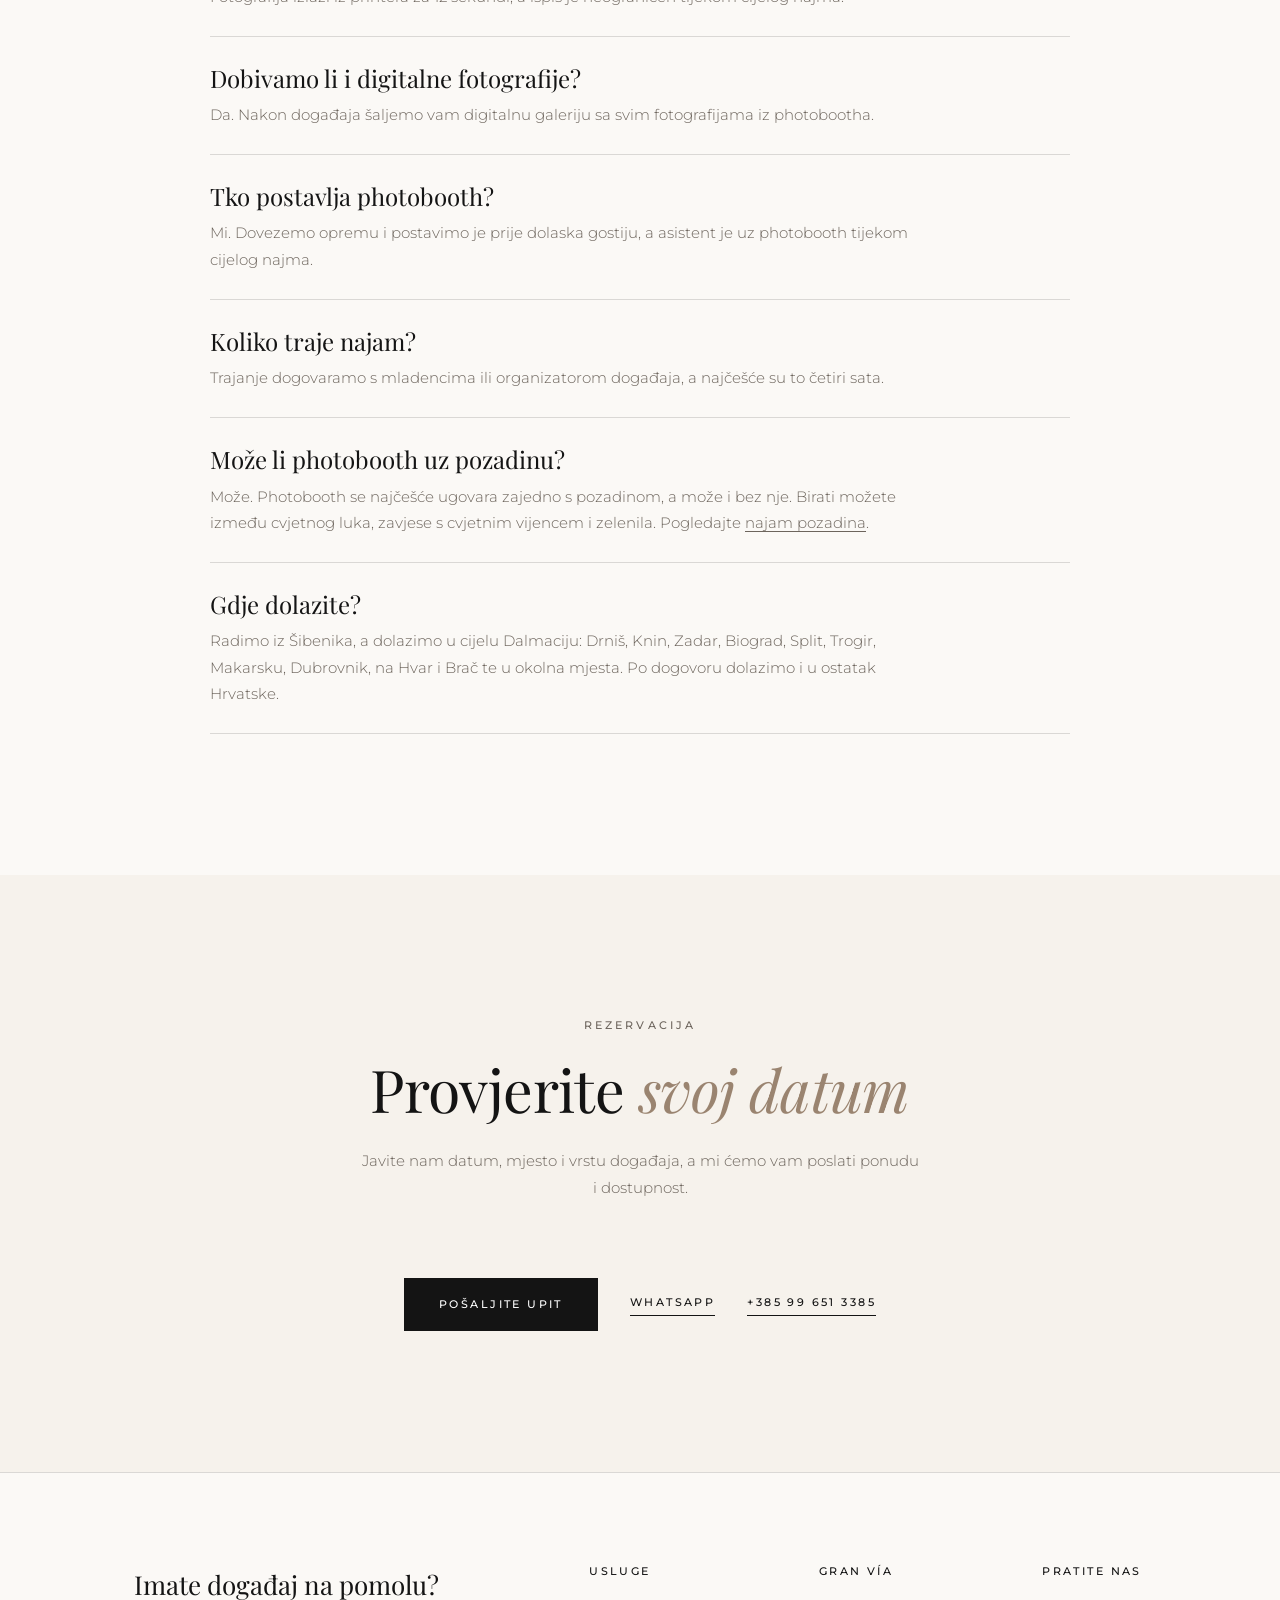
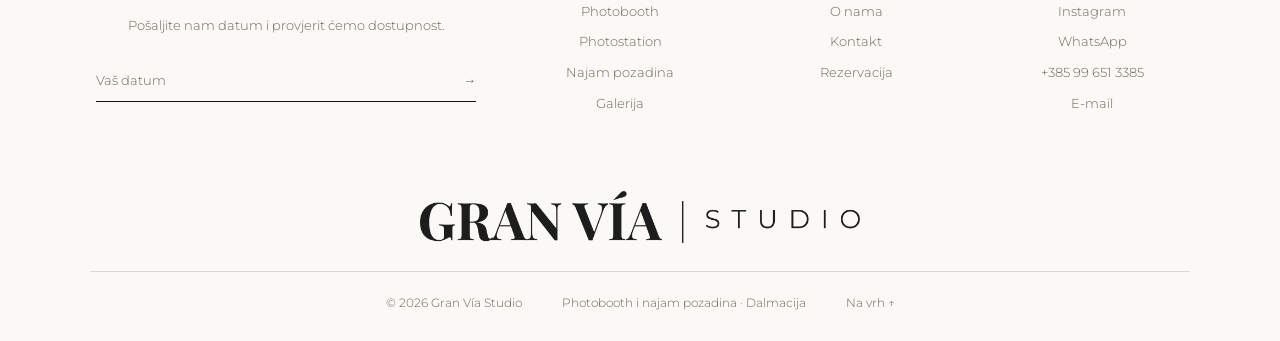
<file: photobooth/index.html>
<!doctype html>
<html lang="hr">
<head>
  <meta charset="utf-8">
  <meta name="viewport" content="width=device-width, initial-scale=1">
  <title>Photobooth za vjenčanja i događaje u Dalmaciji · Gran Vía Studio</title>
  <meta name="description" content="Najam photobootha (fotokutka) s ispisom fotografija za 12 sekundi, rekvizitima i knjigom dojmova. Za vjenčanja, rođendane i događaje u Šibeniku, Splitu, Zadru i cijeloj Dalmaciji.">
  <link rel="canonical" href="https://granviastudio.com.hr/photobooth/">
  <meta property="og:type" content="website">
  <meta property="og:site_name" content="Gran Vía Studio">
  <meta property="og:locale" content="hr_HR">
  <meta property="og:url" content="https://granviastudio.com.hr/photobooth/">
  <meta property="og:title" content="Photobooth za vjenčanja i događaje · Gran Vía Studio">
  <meta property="og:description" content="Fotokutak s ispisom za 12 sekundi, rekvizitima i knjigom dojmova, u cijeloj Dalmaciji.">
  <meta property="og:image" content="https://granviastudio.com.hr/img/og-photobooth.jpg">
  <meta property="og:image:width" content="1200">
  <meta property="og:image:height" content="630">
  <meta property="og:image:alt" content="Gosti s rekvizitima u photoboothu ispred cvjetne zavjese">
  <meta name="twitter:card" content="summary_large_image">
  <meta name="theme-color" content="#f6f2ec">
  <link rel="icon" type="image/png" href="../img/favicon.png">
  <link rel="apple-touch-icon" href="../img/favicon.png">
  <link rel="preload" as="image" href="../img/photobooth-rekviziti-1.webp" media="(min-width: 761px)" fetchpriority="high">
  <link rel="preload" as="image" href="../img/photobooth-rekviziti-1-m.webp" media="(max-width: 760px)" fetchpriority="high">
  <link rel="preload" as="font" type="font/woff2" href="../fonts/playfair-display-latin.woff2" crossorigin>
  <link rel="preload" as="font" type="font/woff2" href="../fonts/montserrat-latin.woff2" crossorigin>
  <link rel="stylesheet" href="../css/style.css">
  <script type="application/ld+json">
  {
    "@context": "https://schema.org",
    "@graph": [
      {
        "@type": "Service",
        "@id": "https://granviastudio.com.hr/photobooth/#service",
        "name": "Najam photobootha",
        "alternateName": ["Fotokutak", "Photo booth"],
        "serviceType": "Photobooth",
        "description": "Photobooth s ispisom fotografija za 12 sekundi, neograničenim ispisom, personaliziranim dizajnom, rekvizitima, knjigom dojmova i digitalnom galerijom. Dostava, postava i asistent tijekom dogovorenog trajanja najma.",
        "url": "https://granviastudio.com.hr/photobooth/",
        "image": "https://granviastudio.com.hr/img/og-photobooth.jpg",
        "provider": { "@id": "https://granviastudio.com.hr/#business" },
        "areaServed": [
          { "@type": "AdministrativeArea", "name": "Dalmacija" },
          { "@type": "Country", "name": "Hrvatska" }
        ]
      },
      {
        "@type": "BreadcrumbList",
        "itemListElement": [
          { "@type": "ListItem", "position": 1, "name": "Gran Vía Studio", "item": "https://granviastudio.com.hr/" },
          { "@type": "ListItem", "position": 2, "name": "Photobooth", "item": "https://granviastudio.com.hr/photobooth/" }
        ]
      }
    ]
  }
  </script>
</head>
<body>

  <div class="announce">
    <a href="../#kontakt">Slobodni termini za sezonu 2027. · Pošaljite upit</a>
  </div>

  <header class="site-header" id="top">
    <nav class="nav nav--left" aria-label="Glavni izbornik">
      <a href="./" aria-current="page">Photobooth</a>
      <a href="../photostation/">Photostation</a>
      <a href="../najam-pozadina/">Najam pozadina</a>
      <a href="../#galerija">Galerija</a>
    </nav>

    <button class="menu-toggle" aria-expanded="false" aria-controls="mobile-menu">Izbornik</button>

    <a href="../" class="brand" aria-label="Gran Vía Studio, početna stranica">
      <img src="../img/logo-line.png" alt="Gran Vía Studio" class="brand__dark" width="1600" height="187">
      <img src="../img/logo-line-white.png" alt="" class="brand__light" width="1600" height="187">
    </a>

    <nav class="nav nav--right" aria-label="Dodatni izbornik">
      <a href="../#o-nama">O nama</a>
      <a href="https://www.instagram.com/granviastudio/" target="_blank" rel="noopener">Instagram</a>
      <a href="../#kontakt" class="nav__cta">Upit</a>
    </nav>
    <a href="../#kontakt" class="mobile-cta">Upit</a>
  </header>

  <div class="mobile-menu" id="mobile-menu" hidden>
    <nav aria-label="Mobilni izbornik">
      <a href="../">Početna</a>
      <a href="./" aria-current="page">Photobooth</a>
      <a href="../photostation/">Photostation</a>
      <a href="../najam-pozadina/">Najam pozadina</a>
      <a href="../#galerija">Galerija</a>
      <a href="../#o-nama">O nama</a>
      <a href="../#kontakt">Kontakt</a>
    </nav>
    <div class="mobile-menu__foot">
      <a href="https://www.instagram.com/granviastudio/" target="_blank" rel="noopener">Instagram</a>
      <a href="tel:+385996513385">+385 99 651 3385</a>
    </div>
  </div>

  <main>

    <section class="hero hero--page" aria-label="Uvod">
      <div class="hero__slides" aria-hidden="true">
        <div class="hero__slide hero__slide--pb is-active"></div>
      </div>
      <div class="hero__content">
        <p class="eyebrow eyebrow--light">Fotokutak s ispisom za 12 sekundi · Dalmacija</p>
        <h1 class="hero__title">Photobooth za<br><em>vjenčanja i događaje</em></h1>
        <div class="hero__actions">
          <a href="../#kontakt" class="btn btn--light">Provjerite datum</a>
          <a href="#ukljuceno" class="link-underline link-underline--light">Što je uključeno</a>
        </div>
      </div>
      <a href="#uvod" class="hero__scroll" aria-label="Pomakni se dolje"><span></span></a>
    </section>

    <section class="intro section" id="uvod">
      <p class="eyebrow reveal">Photobooth · fotokutak</p>
      <p class="intro__lead reveal">Gosti stanu pred kameru, zgrabe šešir ili natpis i za nekoliko sekundi drže fotografiju u ruci. Photobooth je kutak oko kojeg se okupi cijela zabava, od bake do kumova.</p>
    </section>

    <section class="split section" id="ukljuceno">
      <div class="split__media reveal">
        <img width="507" height="900" src="../img/photobooth-postav-sm.webp" srcset="../img/photobooth-postav-sm.webp 507w, ../img/photobooth-postav.webp 1126w" sizes="(max-width: 900px) 100vw, 45vw" alt="Photobooth postavljen u dvorani uz bijelu zavjesu i cvijeće" loading="lazy">
        <img width="415" height="900" src="../img/photobooth-knjiga-dojmova-sm.webp" class="split__inset" alt="Knjiga dojmova s nalijepljenim fotografijama" loading="lazy">
      </div>
      <div class="split__text reveal">
        <p class="eyebrow">Što je uključeno</p>
        <h2 class="h2">Sve što treba,<br><em>bez brige za vas</em></h2>
        <p>Dolazimo s profesionalnim fotoaparatom, studijskim svjetlom i printerom. Opremu postavljamo prije dolaska gostiju, a naš asistent je uz photobooth koliko se dogovorimo, najčešće četiri sata.</p>
        <ul class="features">
          <li><span>Ispis za 12 sekundi</span> odmah nakon fotografiranja</li>
          <li><span>Neograničen ispis</span> tijekom cijelog najma</li>
          <li><span>Dva formata</span> fotografija 2×6 ili 4×6</li>
          <li><span>Personalizirani dizajn</span> ispisa s imenima i datumom</li>
          <li><span>Rekviziti</span> naočale, šeširi, kape i natpisi</li>
          <li><span>Knjiga dojmova</span> u koju gosti lijepe fotografije i pišu poruke</li>
          <li><span>Digitalna galerija</span> svih fotografija nakon događaja</li>
          <li><span>Dostava, postava i asistent</span> tijekom dogovorenog trajanja najma</li>
        </ul>
        <a href="../#kontakt" class="btn">Pošaljite upit</a>
      </div>
    </section>

    <section class="strips section section--tint" aria-labelledby="formati-title">
      <div class="section-head reveal">
        <p class="eyebrow">Formati ispisa</p>
        <h2 class="h2" id="formati-title">Dva formata, <em>vi birate</em></h2>
      </div>
      <div class="strips__track" tabindex="0" aria-label="Primjeri fotografija 2×6">
        <img src="../img/traka-1.webp" alt="Fotografija 2×6 s gostima i natpisima" loading="lazy" width="400" height="1200">
        <img src="../img/traka-8.webp" alt="Fotografija 2×6 para ispod cvjetnog luka" loading="lazy" width="400" height="1200">
        <img src="../img/traka-2.webp" alt="Fotografija 2×6 dviju prijateljica" loading="lazy" width="400" height="1200">
        <img src="../img/traka-3.webp" alt="Fotografija 2×6 s mladenkom" loading="lazy" width="400" height="1200">
        <img src="../img/traka-9.webp" alt="Fotografija 2×6 dvojice prijatelja ispod cvjetnog luka" loading="lazy" width="400" height="1200">
      </div>

      <div class="formats">
        <div class="formats__text reveal">
          <p class="eyebrow">Dizajn s vašim imenima</p>
          <h3 class="formats__title">Uspomena koju gosti <em>odnesu sa sobom</em></h3>
          <p>Fotografija 2×6 ima četiri kadra, a veća fotografija 4×6 ima tri kadra i lijepo izgleda u okviru. Format birate pri ugovaranju usluge, a prije događaja zajedno složimo dizajn s vašim imenima, datumom i bojama koje se uklapaju u dekoraciju.</p>
          <dl class="formats__list">
            <div><dt>Fotografija 2×6</dt><dd>5 × 15 cm, četiri fotografije</dd></div>
            <div><dt>Fotografija 4×6</dt><dd>10 × 15 cm, tri fotografije</dd></div>
            <div><dt>Ispis</dt><dd>12 sekundi, bez ograničenja</dd></div>
          </dl>
        </div>
        <div class="formats__prints reveal">
          <img src="../img/ispis-4x6-1-sm.webp" srcset="../img/ispis-4x6-1-sm.webp 600w, ../img/ispis-4x6-1.webp 1200w" sizes="(max-width: 900px) 46vw, 23vw" alt="Primjer 4×6 ispisa s gostima i natpisima" loading="lazy" width="1200" height="1800">
          <img src="../img/ispis-4x6-2-sm.webp" srcset="../img/ispis-4x6-2-sm.webp 600w, ../img/ispis-4x6-2.webp 1200w" sizes="(max-width: 900px) 46vw, 23vw" alt="Primjer 4×6 ispisa s večernjeg događaja" loading="lazy" width="1200" height="1800">
        </div>
      </div>
    </section>

    <section class="steps section" aria-labelledby="dogadaji-title">
      <div class="section-head reveal">
        <p class="eyebrow">Za koje događaje</p>
        <h2 class="h2" id="dogadaji-title">Svako slavlje <em>ima svoj kadar</em></h2>
      </div>
      <ol class="steps__list">
        <li class="reveal"><span class="steps__n">I</span><h3>Vjenčanja</h3><p>Gosti dobiju uspomenu, a vi knjigu dojmova punu fotografija i poruka.</p></li>
        <li class="reveal"><span class="steps__n">II</span><h3>Rođendani</h3><p>Od osamnaestih do okruglih obljetnica, uz rekvizite koji razbiju led.</p></li>
        <li class="reveal"><span class="steps__n">III</span><h3>Krštenja</h3><p>Obiteljske fotografije svih generacija na jednom mjestu.</p></li>
        <li class="reveal"><span class="steps__n">IV</span><h3>Poslovni događaji</h3><p>Dizajn ispisa prilagođen tvrtki, za domjenke, proslave i team building.</p></li>
      </ol>
    </section>

    <section class="gallery section section--tint" aria-labelledby="galerija-title">
      <div class="section-head reveal">
        <p class="eyebrow">Iz photobootha</p>
        <h2 class="h2" id="galerija-title">Gosti <em>u akciji</em></h2>
      </div>
      <div class="masonry">
        <a href="../img/photobooth-rekviziti-1.webp" class="m-item reveal"><img width="900" height="600" src="../img/photobooth-rekviziti-1-sm.webp" alt="Gosti s rekvizitima ispred cvjetne zavjese" loading="lazy"></a>
        <a href="../img/galerija-rekviziti-2.webp" class="m-item reveal"><img width="900" height="600" src="../img/galerija-rekviziti-2-sm.webp" alt="Prijatelji s natpisima i naočalama" loading="lazy"></a>
        <a href="../img/galerija-rekviziti-3.webp" class="m-item reveal"><img width="900" height="600" src="../img/galerija-rekviziti-3-sm.webp" alt="Četvero prijatelja s rekvizitima" loading="lazy"></a>
        <a href="../img/galerija-mladozenja.webp" class="m-item reveal"><img width="900" height="600" src="../img/galerija-mladozenja-sm.webp" alt="Mladoženja s prijateljima" loading="lazy"></a>
        <a href="../img/galerija-rekviziti-4.webp" class="m-item reveal"><img width="900" height="600" src="../img/galerija-rekviziti-4-sm.webp" alt="Gosti s klapom i šeširima" loading="lazy"></a>
        <a href="../img/galerija-obitelj.webp" class="m-item reveal"><img width="900" height="600" src="../img/galerija-obitelj-sm.webp" alt="Obitelj s natpisom Štaje tuje" loading="lazy"></a>
        <a href="../img/galerija-rekviziti-5.webp" class="m-item reveal"><img width="900" height="600" src="../img/galerija-rekviziti-5-sm.webp" alt="Prijatelji s natpisom Bliže šanku" loading="lazy"></a>
        <a href="../img/galerija-glazbenici.webp" class="m-item reveal"><img width="900" height="600" src="../img/galerija-glazbenici-sm.webp" alt="Glazbenici s instrumentima ispod luka" loading="lazy"></a>
        <a href="../img/galerija-rekviziti-6.webp" class="m-item reveal"><img width="900" height="600" src="../img/galerija-rekviziti-6-sm.webp" alt="Gosti s kapom i mikrofonom" loading="lazy"></a>
      </div>
    </section>

    <section class="faq section" aria-labelledby="pitanja-title">
      <div class="section-head reveal">
        <p class="eyebrow">Česta pitanja</p>
        <h2 class="h2" id="pitanja-title">Što nas <em>najčešće pitate</em></h2>
      </div>
      <dl class="faq__list reveal">
        <div><dt>Je li photobooth isto što i fotokutak ili foto kabina?</dt><dd>Photobooth (ili photo booth) i fotokutak možete smatrati istim: otvoreni kutak u kojem se gosti, uz pomoć našeg asistenta, sami namještaju u kadar i odmah dobiju ispisanu fotografiju. Foto kabina je nešto drugo, zatvoreni prostor, a naš photobooth je otvoren.</dd></div>
        <div><dt>Koliko traje ispis i koliko fotografija gosti mogu dobiti?</dt><dd>Fotografija izlazi iz printera za 12 sekundi, a ispis je neograničen tijekom cijelog najma.</dd></div>
        <div><dt>Dobivamo li i digitalne fotografije?</dt><dd>Da. Nakon događaja šaljemo vam digitalnu galeriju sa svim fotografijama iz photobootha.</dd></div>
        <div><dt>Tko postavlja photobooth?</dt><dd>Mi. Dovezemo opremu i postavimo je prije dolaska gostiju, a asistent je uz photobooth tijekom cijelog najma.</dd></div>
        <div><dt>Koliko traje najam?</dt><dd>Trajanje dogovaramo s mladencima ili organizatorom događaja, a najčešće su to četiri sata.</dd></div>
        <div><dt>Može li photobooth uz pozadinu?</dt><dd>Može. Photobooth se najčešće ugovara zajedno s pozadinom, a može i bez nje. Birati možete između cvjetnog luka, zavjese s cvjetnim vijencem i zelenila. Pogledajte <a href="../najam-pozadina/">najam pozadina</a>.</dd></div>
        <div><dt>Gdje dolazite?</dt><dd>Radimo iz Šibenika, a dolazimo u cijelu Dalmaciju: Drniš, Knin, Zadar, Biograd, Split, Trogir, Makarsku, Dubrovnik, na Hvar i Brač te u okolna mjesta. Po dogovoru dolazimo i u ostatak Hrvatske.</dd></div>
      </dl>
    </section>

    <section class="cta section section--tint">
      <div class="section-head reveal">
        <p class="eyebrow">Rezervacija</p>
        <h2 class="h2">Provjerite <em>svoj datum</em></h2>
        <p class="section-head__sub">Javite nam datum, mjesto i vrstu događaja, a mi ćemo vam poslati ponudu i dostupnost.</p>
      </div>
      <div class="cta__actions reveal">
        <a href="../#kontakt" class="btn">Pošaljite upit</a>
        <a href="https://wa.me/385996513385" target="_blank" rel="noopener" class="link-underline">WhatsApp</a>
        <a href="tel:+385996513385" class="link-underline">+385 99 651 3385</a>
      </div>
    </section>

  </main>

  <footer class="site-footer">
    <div class="footer__top">
      <div class="footer__news">
        <h2>Imate događaj na pomolu?</h2>
        <p>Pošaljite nam datum i provjerit ćemo dostupnost.</p>
        <a href="../#kontakt" class="footer__field">Vaš datum <span aria-hidden="true">→</span></a>
      </div>
      <div class="footer__col">
        <h3>Usluge</h3>
        <a href="./">Photobooth</a>
        <a href="../photostation/">Photostation</a>
        <a href="../najam-pozadina/">Najam pozadina</a>
        <a href="../#galerija">Galerija</a>
      </div>
      <div class="footer__col">
        <h3>Gran Vía</h3>
        <a href="../#o-nama">O nama</a>
        <a href="../#kontakt">Kontakt</a>
        <a href="../#kontakt">Rezervacija</a>
      </div>
      <div class="footer__col">
        <h3>Pratite nas</h3>
        <a href="https://www.instagram.com/granviastudio/" target="_blank" rel="noopener">Instagram</a>
        <a href="https://wa.me/385996513385" target="_blank" rel="noopener">WhatsApp</a>
        <a href="tel:+385996513385">+385 99 651 3385</a>
        <a href="mailto:info@granviastudio.com.hr">E-mail</a>
      </div>
    </div>
    <img src="../img/logo-line.png" alt="Gran Vía Studio" class="footer__logo" width="1600" height="187" loading="lazy">
    <div class="footer__bottom">
      <span>© <span id="year">2026</span> Gran Vía Studio</span>
      <span>Photobooth i najam pozadina · Dalmacija</span>
      <a href="#top">Na vrh ↑</a>
    </div>
  </footer>

  <div class="lightbox" hidden role="dialog" aria-modal="true" aria-label="Pregled fotografije">
    <button class="lightbox__close" aria-label="Zatvori">Zatvori</button>
    <button class="lightbox__prev" aria-label="Prethodna">←</button>
    <img alt="">
    <button class="lightbox__next" aria-label="Sljedeća">→</button>
  </div>

  <script src="../js/main.js"></script>
</body>
</html>
</file>
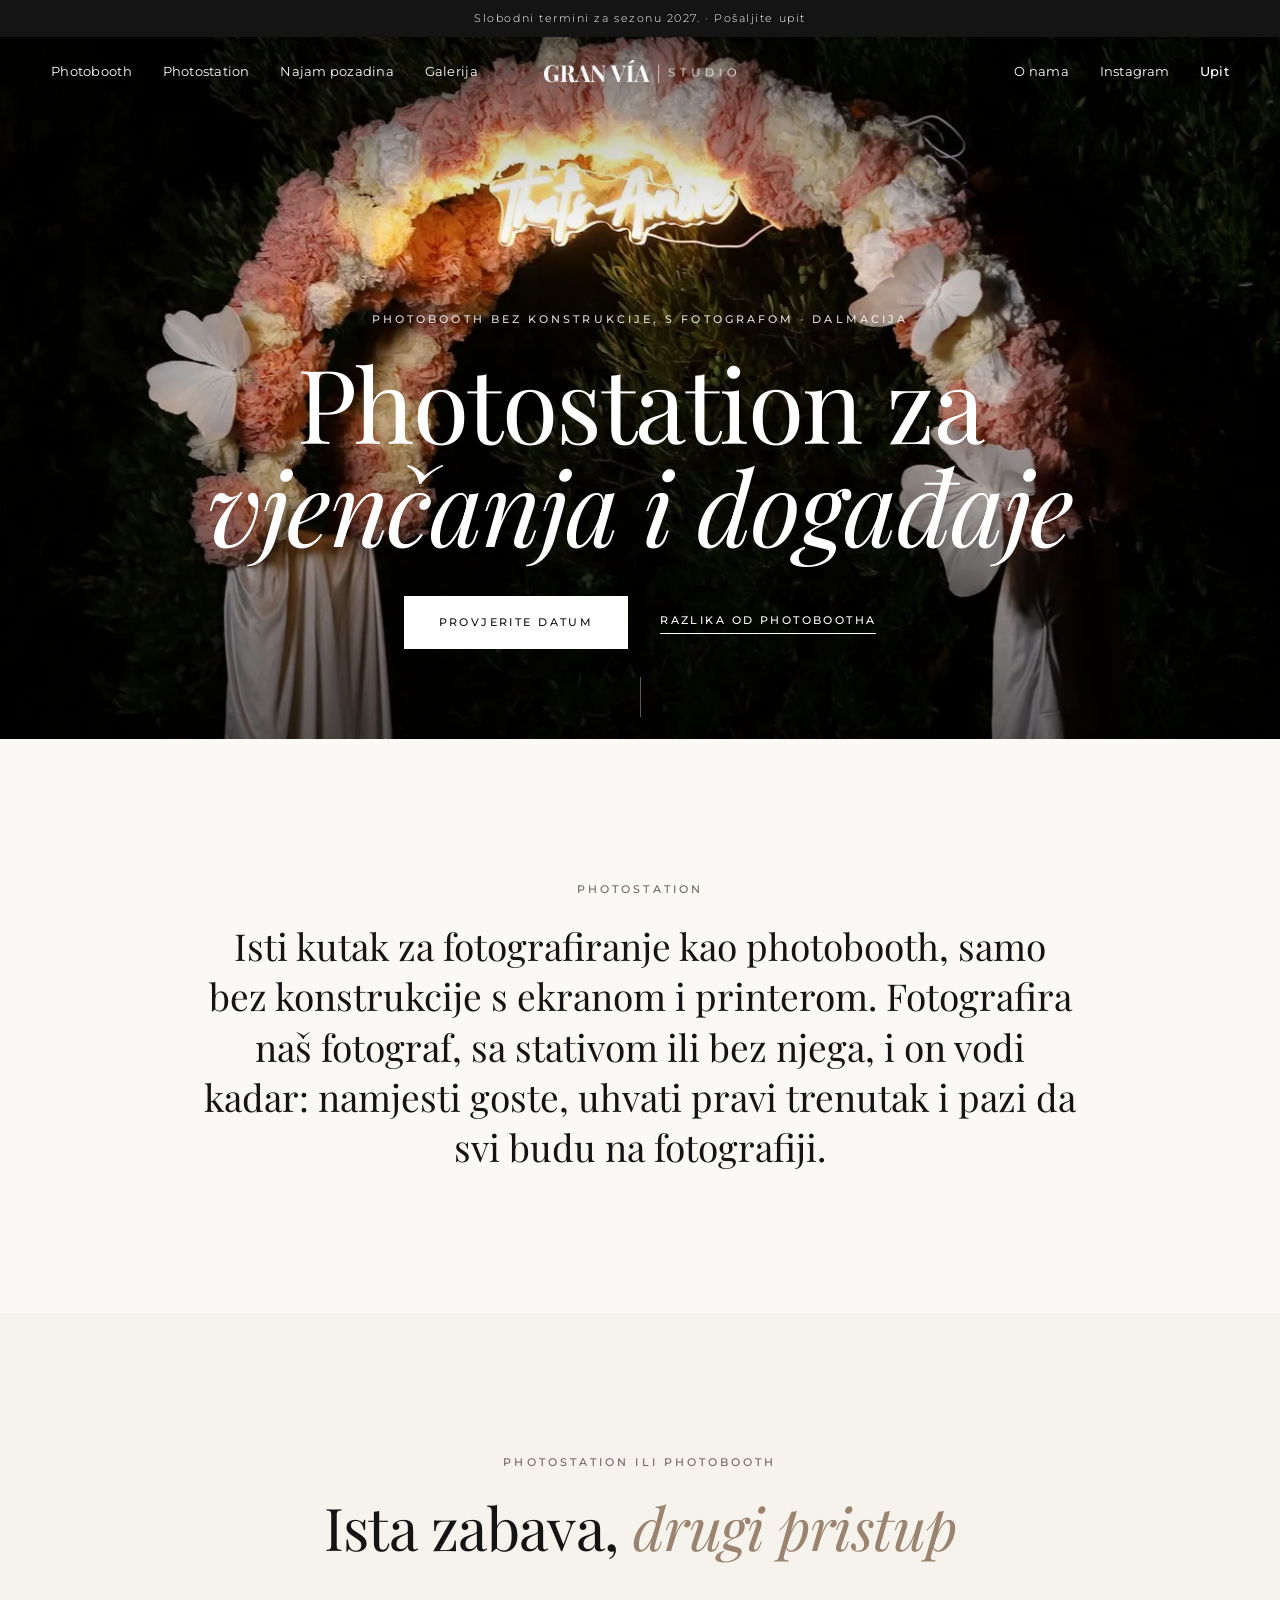
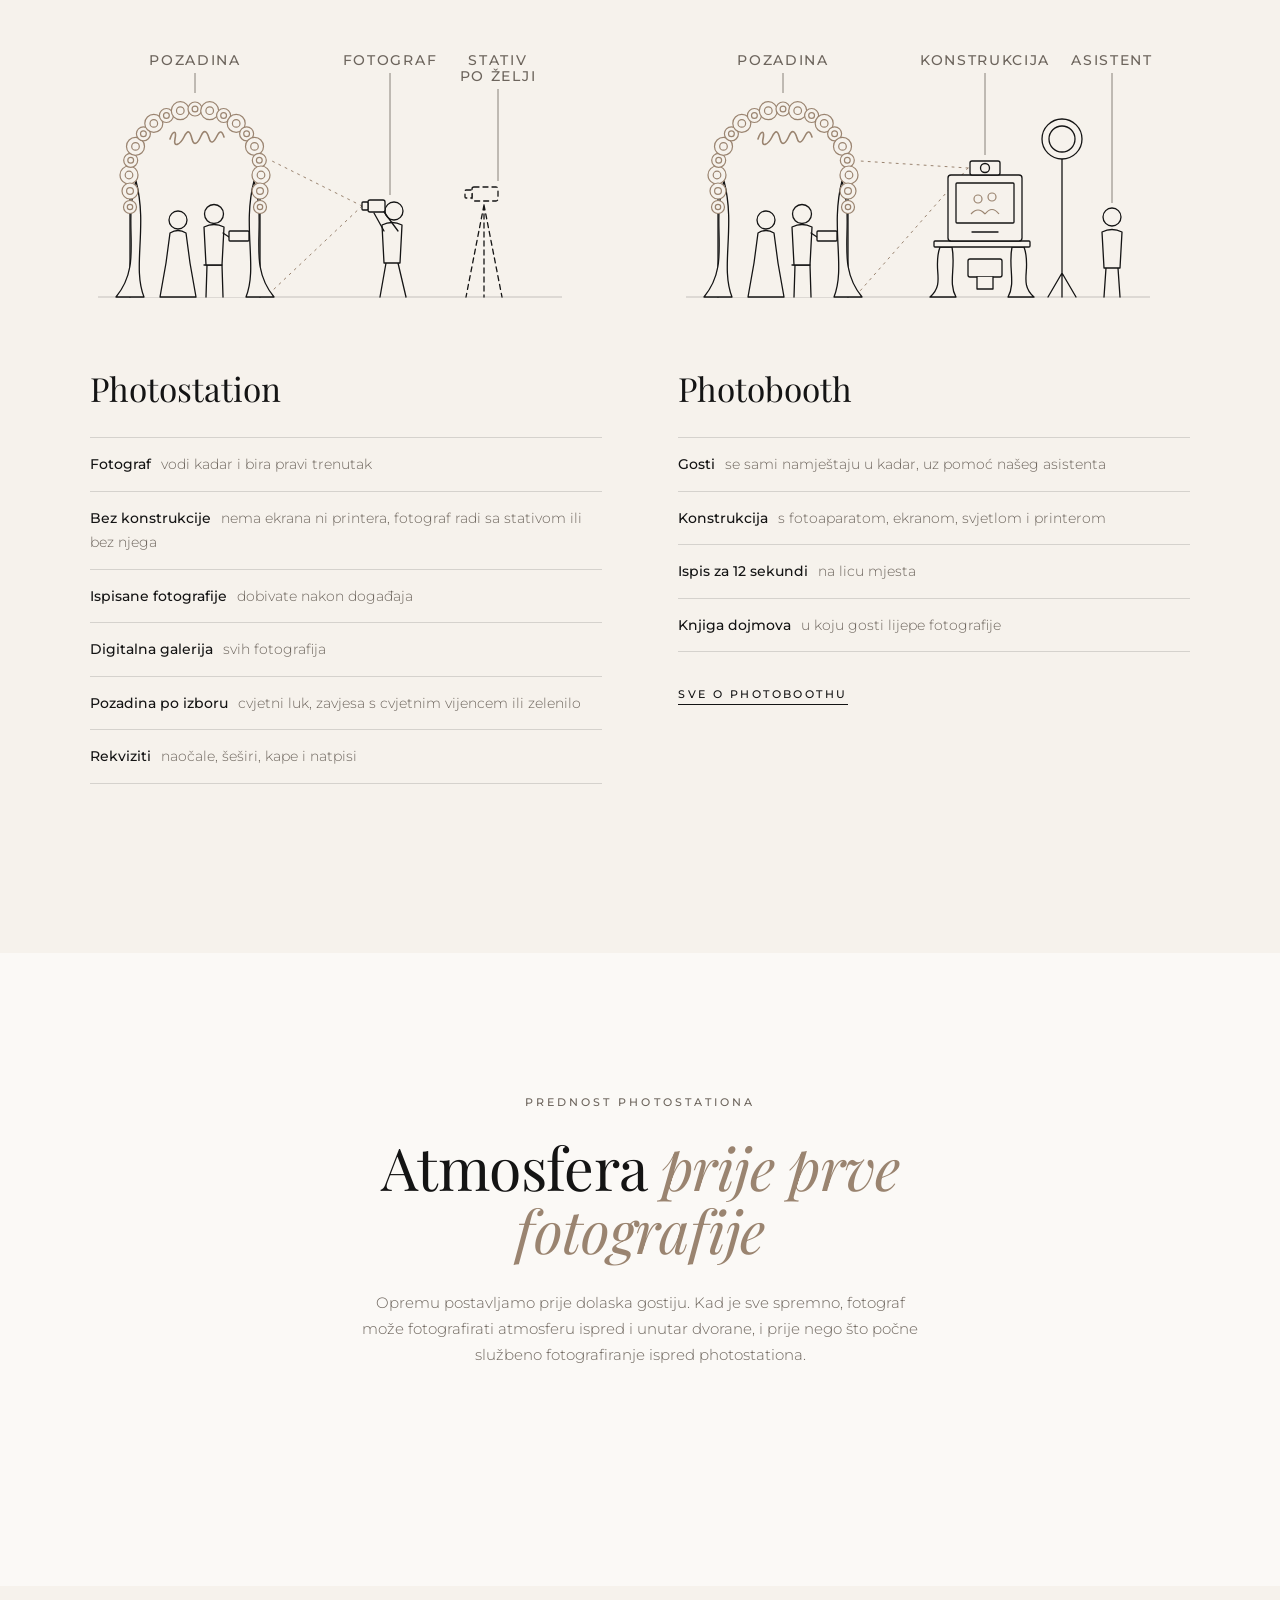
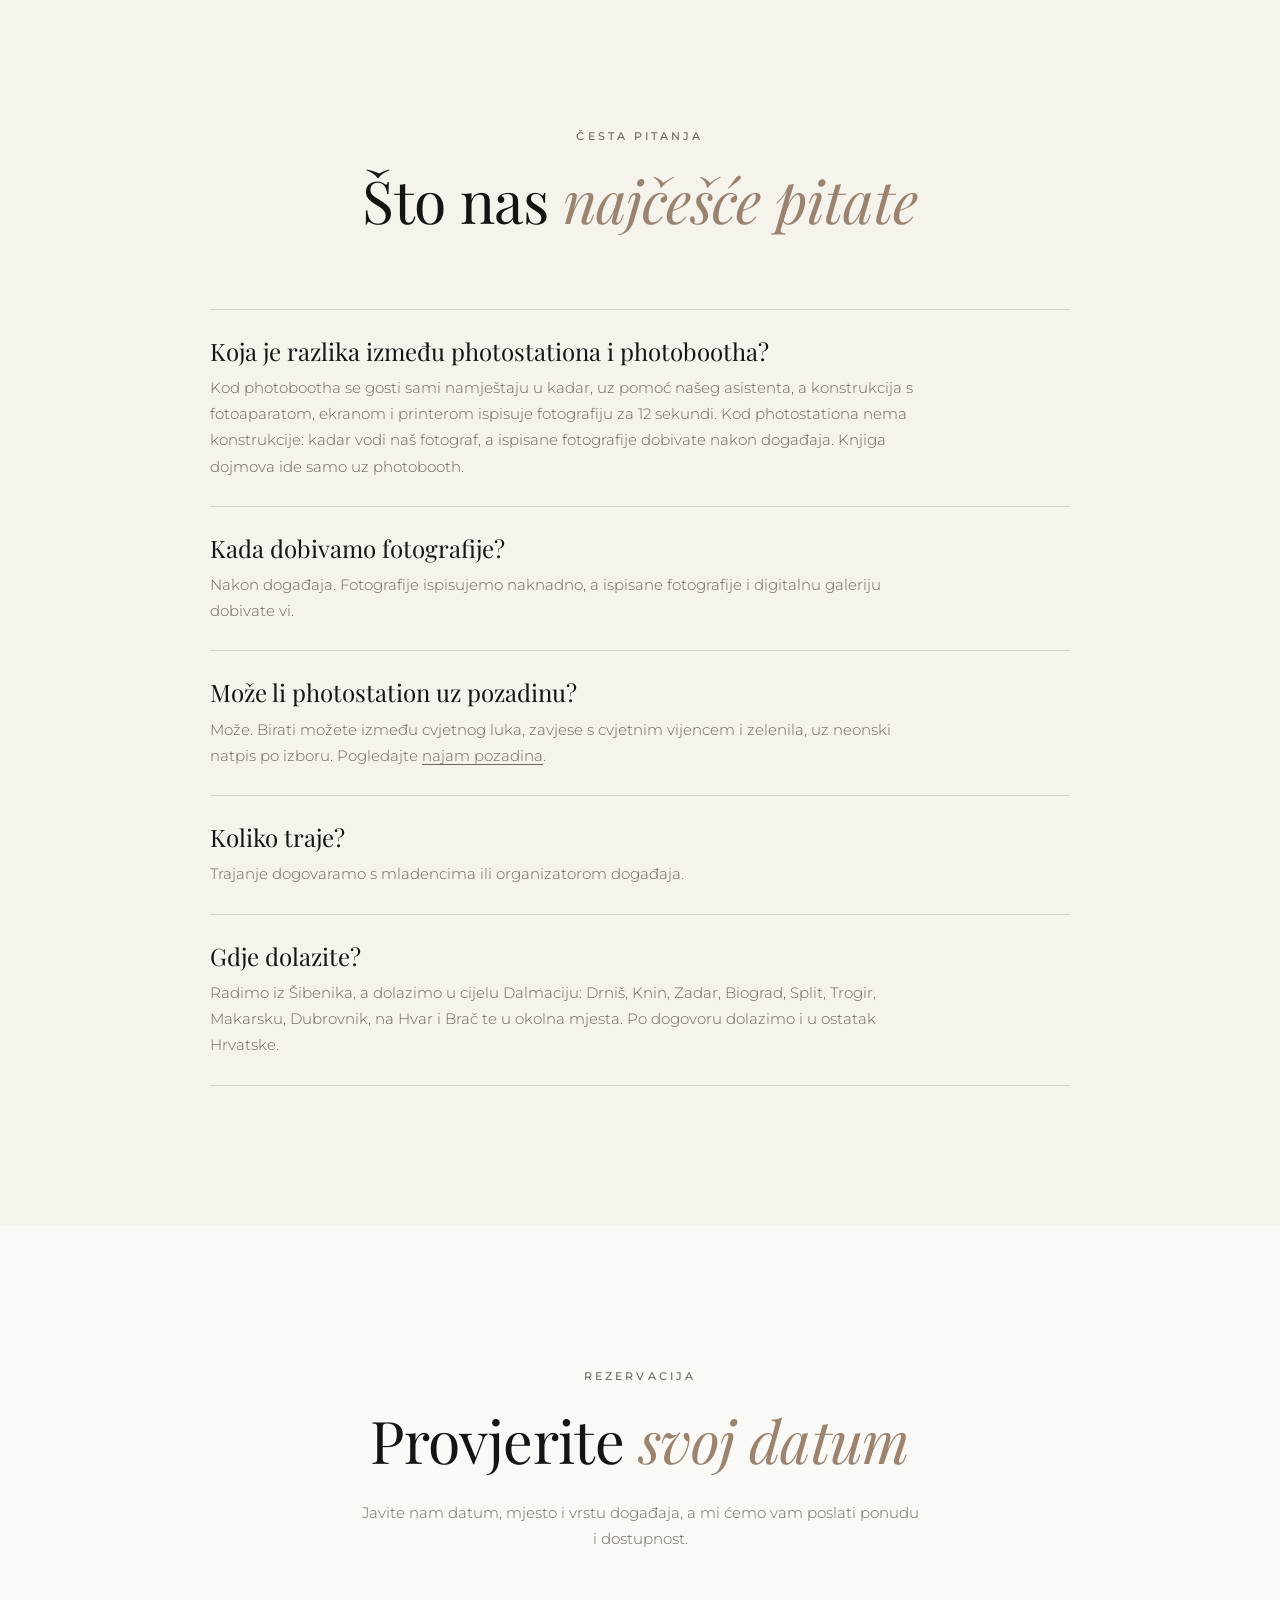
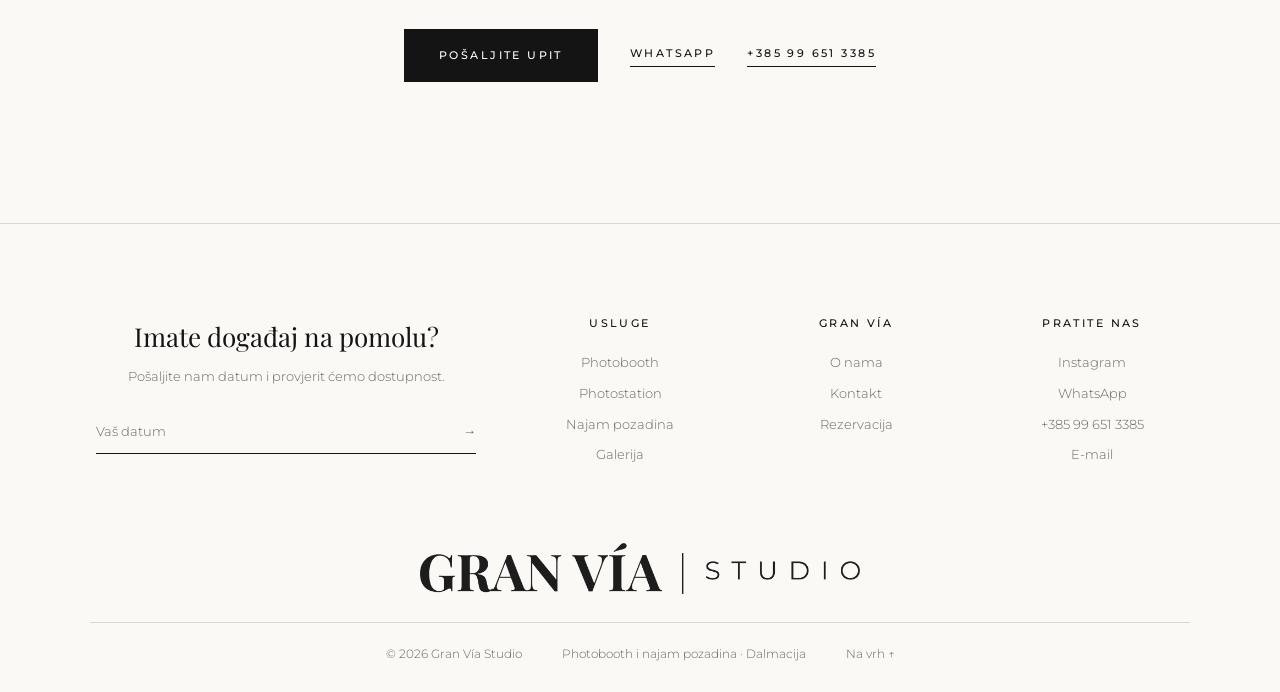
<file: photostation/index.html>
<!doctype html>
<html lang="hr">
<head>
  <meta charset="utf-8">
  <meta name="viewport" content="width=device-width, initial-scale=1">
  <title>Photostation s fotografom za vjenčanja u Dalmaciji · Gran Vía Studio</title>
  <meta name="description" content="Photostation je photobooth bez konstrukcije: naš fotograf vodi kadar ispred pozadine po izboru, a ispisane fotografije i galeriju dobivate nakon događaja.">
  <link rel="canonical" href="https://granviastudio.com.hr/photostation/">
  <meta property="og:type" content="website">
  <meta property="og:site_name" content="Gran Vía Studio">
  <meta property="og:locale" content="hr_HR">
  <meta property="og:url" content="https://granviastudio.com.hr/photostation/">
  <meta property="og:title" content="Photostation s fotografom · Gran Vía Studio">
  <meta property="og:description" content="Photobooth bez konstrukcije: fotograf vodi kadar ispred pozadine po vašem izboru.">
  <meta property="og:image" content="https://granviastudio.com.hr/img/og-photostation.jpg">
  <meta property="og:image:width" content="1200">
  <meta property="og:image:height" content="630">
  <meta property="og:image:alt" content="Cvjetni luk s neonskim natpisom That's amore">
  <meta name="twitter:card" content="summary_large_image">
  <meta name="theme-color" content="#f6f2ec">
  <link rel="icon" type="image/png" href="../img/favicon.png">
  <link rel="apple-touch-icon" href="../img/favicon.png">
  <link rel="preload" as="image" href="../img/backdrop-cvjetni-luk.webp" media="(min-width: 761px)" fetchpriority="high">
  <link rel="preload" as="image" href="../img/backdrop-cvjetni-luk-m.webp" media="(max-width: 760px)" fetchpriority="high">
  <link rel="preload" as="font" type="font/woff2" href="../fonts/playfair-display-latin.woff2" crossorigin>
  <link rel="preload" as="font" type="font/woff2" href="../fonts/montserrat-latin.woff2" crossorigin>
  <link rel="stylesheet" href="../css/style.css">
  <script type="application/ld+json">
  {
    "@context": "https://schema.org",
    "@graph": [
      {
        "@type": "Service",
        "@id": "https://granviastudio.com.hr/photostation/#service",
        "name": "Photostation",
        "serviceType": "Photostation s fotografom",
        "description": "Photobooth bez konstrukcije: fotograf vodi kadar i fotografira goste ispred pozadine po izboru, uz rekvizite. Ispisane fotografije i digitalnu galeriju naručitelj dobiva nakon događaja.",
        "url": "https://granviastudio.com.hr/photostation/",
        "image": "https://granviastudio.com.hr/img/og-photostation.jpg",
        "provider": { "@id": "https://granviastudio.com.hr/#business" },
        "areaServed": [
          { "@type": "AdministrativeArea", "name": "Dalmacija" },
          { "@type": "Country", "name": "Hrvatska" }
        ]
      },
      {
        "@type": "BreadcrumbList",
        "itemListElement": [
          { "@type": "ListItem", "position": 1, "name": "Gran Vía Studio", "item": "https://granviastudio.com.hr/" },
          { "@type": "ListItem", "position": 2, "name": "Photostation", "item": "https://granviastudio.com.hr/photostation/" }
        ]
      }
    ]
  }
  </script>
</head>
<body>

  <div class="announce">
    <a href="../#kontakt">Slobodni termini za sezonu 2027. · Pošaljite upit</a>
  </div>

  <header class="site-header" id="top">
    <nav class="nav nav--left" aria-label="Glavni izbornik">
      <a href="../photobooth/">Photobooth</a>
      <a href="./" aria-current="page">Photostation</a>
      <a href="../najam-pozadina/">Najam pozadina</a>
      <a href="../#galerija">Galerija</a>
    </nav>

    <button class="menu-toggle" aria-expanded="false" aria-controls="mobile-menu">Izbornik</button>

    <a href="../" class="brand" aria-label="Gran Vía Studio, početna stranica">
      <img src="../img/logo-line.png" alt="Gran Vía Studio" class="brand__dark" width="1600" height="187">
      <img src="../img/logo-line-white.png" alt="" class="brand__light" width="1600" height="187">
    </a>

    <nav class="nav nav--right" aria-label="Dodatni izbornik">
      <a href="../#o-nama">O nama</a>
      <a href="https://www.instagram.com/granviastudio/" target="_blank" rel="noopener">Instagram</a>
      <a href="../#kontakt" class="nav__cta">Upit</a>
    </nav>
    <a href="../#kontakt" class="mobile-cta">Upit</a>
  </header>

  <div class="mobile-menu" id="mobile-menu" hidden>
    <nav aria-label="Mobilni izbornik">
      <a href="../">Početna</a>
      <a href="../photobooth/">Photobooth</a>
      <a href="./" aria-current="page">Photostation</a>
      <a href="../najam-pozadina/">Najam pozadina</a>
      <a href="../#galerija">Galerija</a>
      <a href="../#o-nama">O nama</a>
      <a href="../#kontakt">Kontakt</a>
    </nav>
    <div class="mobile-menu__foot">
      <a href="https://www.instagram.com/granviastudio/" target="_blank" rel="noopener">Instagram</a>
      <a href="tel:+385996513385">+385 99 651 3385</a>
    </div>
  </div>

  <main>

    <section class="hero hero--page" aria-label="Uvod">
      <div class="hero__slides" aria-hidden="true">
        <div class="hero__slide hero__slide--ps is-active"></div>
      </div>
      <div class="hero__content">
        <p class="eyebrow eyebrow--light">Photobooth bez konstrukcije, s fotografom · Dalmacija</p>
        <h1 class="hero__title">Photostation za<br><em>vjenčanja i događaje</em></h1>
        <div class="hero__actions">
          <a href="../#kontakt" class="btn btn--light">Provjerite datum</a>
          <a href="#razlika" class="link-underline link-underline--light">Razlika od photobootha</a>
        </div>
      </div>
      <a href="#uvod" class="hero__scroll" aria-label="Pomakni se dolje"><span></span></a>
    </section>

    <section class="intro section" id="uvod">
      <p class="eyebrow reveal">Photostation</p>
      <p class="intro__lead reveal">Isti kutak za fotografiranje kao photobooth, samo bez konstrukcije s ekranom i printerom. Fotografira naš fotograf, sa stativom ili bez njega, i on vodi kadar: namjesti goste, uhvati pravi trenutak i pazi da svi budu na fotografiji.</p>
    </section>

    <section class="compare section section--tint" id="razlika" aria-labelledby="razlika-title">
      <div class="section-head reveal">
        <p class="eyebrow">Photostation ili photobooth</p>
        <h2 class="h2" id="razlika-title">Ista zabava, <em>drugi pristup</em></h2>
      </div>
      <div class="compare__grid">
        <div class="compare__col reveal">
          <svg class="compare__sketch" viewBox="0 0 480 300" role="img" aria-labelledby="skica-photostation"><title id="skica-photostation">Skica photostationa: pozadina, gosti i fotograf s fotoaparatom, sa stativom ili bez njega</title><path class="g" d="M8 262h464"/><path class="v" d="M272 171L182 126M272 171L182 256"/><path class="k" d="M40 262V140a65 65 0 0 1 130 0v122"/><path class="k" d="M46 146c-14 46 8 82-20 116h28c-12-30 4-70-8-116zM164 146c14 46-8 82 20 116h-28c12-30-4-70 8-116z"/><circle class="a" cx="39" cy="140" r="9"/><circle class="a" cx="39" cy="140" r="3.8"/><circle class="a" cx="40.7" cy="125.3" r="7"/><circle class="a" cx="40.7" cy="125.3" r="2.9"/><circle class="a" cx="45.5" cy="111.4" r="9"/><circle class="a" cx="45.5" cy="111.4" r="3.8"/><circle class="a" cx="53.4" cy="98.8" r="7"/><circle class="a" cx="53.4" cy="98.8" r="2.9"/><circle class="a" cx="63.8" cy="88.4" r="9"/><circle class="a" cx="63.8" cy="88.4" r="3.8"/><circle class="a" cx="76.4" cy="80.5" r="7"/><circle class="a" cx="76.4" cy="80.5" r="2.9"/><circle class="a" cx="90.3" cy="75.7" r="9"/><circle class="a" cx="90.3" cy="75.7" r="3.8"/><circle class="a" cx="105" cy="74" r="7"/><circle class="a" cx="105" cy="74" r="2.9"/><circle class="a" cx="119.7" cy="75.7" r="9"/><circle class="a" cx="119.7" cy="75.7" r="3.8"/><circle class="a" cx="133.6" cy="80.5" r="7"/><circle class="a" cx="133.6" cy="80.5" r="2.9"/><circle class="a" cx="146.2" cy="88.4" r="9"/><circle class="a" cx="146.2" cy="88.4" r="3.8"/><circle class="a" cx="156.6" cy="98.8" r="7"/><circle class="a" cx="156.6" cy="98.8" r="2.9"/><circle class="a" cx="164.5" cy="111.4" r="9"/><circle class="a" cx="164.5" cy="111.4" r="3.8"/><circle class="a" cx="169.3" cy="125.3" r="7"/><circle class="a" cx="169.3" cy="125.3" r="2.9"/><circle class="a" cx="171" cy="140" r="9"/><circle class="a" cx="171" cy="140" r="3.8"/><circle class="a" cx="40" cy="156" r="8"/><circle class="a" cx="40" cy="156" r="3.4"/><circle class="a" cx="170" cy="156" r="8"/><circle class="a" cx="170" cy="156" r="3.4"/><circle class="a" cx="40" cy="172" r="6.5"/><circle class="a" cx="40" cy="172" r="2.7"/><circle class="a" cx="170" cy="172" r="6.5"/><circle class="a" cx="170" cy="172" r="2.7"/><path class="n" d="M80 104c3-9 7-9 5 0s5 6 9-2 6-6 8 2 6 4 9-3 6-5 8 2 5 4 8-2 5-5 7 1"/><path class="k" d="M80 198q8-5 16 0l4 30 6 34H70l6-34z"/><circle class="k" cx="88" cy="185" r="9"/><path class="k" d="M114 230h18l1 32M117 230l-1 32"/><path class="k" d="M114 192q10-5 20 0l-2 38h-16z"/><circle class="k" cx="124" cy="179" r="9.5"/><path class="k" d="M133 198l9 6"/><rect class="k" x="139" y="196" width="20" height="10" rx="1"/><path class="k d" d="M394 170l-18 92M394 170l18 92M394 170v92"/><rect class="k d" x="382" y="152" width="26" height="14" rx="2"/><rect class="k d" x="375" y="155" width="7" height="8" rx="1"/><path class="k" d="M296 228l-6 34M308 228l8 34"/><path class="k" d="M292 190q10-5 20 0l-2 38h-16z"/><circle class="k" cx="304" cy="176" r="9"/><path class="k" d="M294 196l-10-18M308 196l-14-19"/><rect class="k" x="278" y="165" width="17" height="12" rx="2"/><rect class="k" x="272" y="167" width="6" height="8" rx="1"/><text x="105" y="30"><tspan x="105" dy="0">POZADINA</tspan></text><path class="t" d="M105 38V58"/><text x="300" y="30"><tspan x="300" dy="0">FOTOGRAF</tspan></text><path class="t" d="M300 38V160"/><text x="408" y="30"><tspan x="408" dy="0">STATIV</tspan><tspan x="408" dy="16">PO ŽELJI</tspan></text><path class="t" d="M408 54V146"/></svg>
          <h3>Photostation</h3>
          <ul class="features">
            <li><span>Fotograf</span> vodi kadar i bira pravi trenutak</li>
            <li><span>Bez konstrukcije</span> nema ekrana ni printera, fotograf radi sa stativom ili bez njega</li>
            <li><span>Ispisane fotografije</span> dobivate nakon događaja</li>
            <li><span>Digitalna galerija</span> svih fotografija</li>
            <li><span>Pozadina po izboru</span> cvjetni luk, zavjesa s cvjetnim vijencem ili zelenilo</li>
            <li><span>Rekviziti</span> naočale, šeširi, kape i natpisi</li>
          </ul>
        </div>
        <div class="compare__col reveal">
          <svg class="compare__sketch" viewBox="0 0 480 300" role="img" aria-labelledby="skica-photobooth"><title id="skica-photobooth">Skica photobootha: pozadina, gosti, konstrukcija s fotoaparatom, ekranom, svjetlom i printerom te asistent</title><path class="g" d="M8 262h464"/><path class="v" d="M290 133L182 126M290 133L182 256"/><path class="k" d="M40 262V140a65 65 0 0 1 130 0v122"/><path class="k" d="M46 146c-14 46 8 82-20 116h28c-12-30 4-70-8-116zM164 146c14 46-8 82 20 116h-28c12-30-4-70 8-116z"/><circle class="a" cx="39" cy="140" r="9"/><circle class="a" cx="39" cy="140" r="3.8"/><circle class="a" cx="40.7" cy="125.3" r="7"/><circle class="a" cx="40.7" cy="125.3" r="2.9"/><circle class="a" cx="45.5" cy="111.4" r="9"/><circle class="a" cx="45.5" cy="111.4" r="3.8"/><circle class="a" cx="53.4" cy="98.8" r="7"/><circle class="a" cx="53.4" cy="98.8" r="2.9"/><circle class="a" cx="63.8" cy="88.4" r="9"/><circle class="a" cx="63.8" cy="88.4" r="3.8"/><circle class="a" cx="76.4" cy="80.5" r="7"/><circle class="a" cx="76.4" cy="80.5" r="2.9"/><circle class="a" cx="90.3" cy="75.7" r="9"/><circle class="a" cx="90.3" cy="75.7" r="3.8"/><circle class="a" cx="105" cy="74" r="7"/><circle class="a" cx="105" cy="74" r="2.9"/><circle class="a" cx="119.7" cy="75.7" r="9"/><circle class="a" cx="119.7" cy="75.7" r="3.8"/><circle class="a" cx="133.6" cy="80.5" r="7"/><circle class="a" cx="133.6" cy="80.5" r="2.9"/><circle class="a" cx="146.2" cy="88.4" r="9"/><circle class="a" cx="146.2" cy="88.4" r="3.8"/><circle class="a" cx="156.6" cy="98.8" r="7"/><circle class="a" cx="156.6" cy="98.8" r="2.9"/><circle class="a" cx="164.5" cy="111.4" r="9"/><circle class="a" cx="164.5" cy="111.4" r="3.8"/><circle class="a" cx="169.3" cy="125.3" r="7"/><circle class="a" cx="169.3" cy="125.3" r="2.9"/><circle class="a" cx="171" cy="140" r="9"/><circle class="a" cx="171" cy="140" r="3.8"/><circle class="a" cx="40" cy="156" r="8"/><circle class="a" cx="40" cy="156" r="3.4"/><circle class="a" cx="170" cy="156" r="8"/><circle class="a" cx="170" cy="156" r="3.4"/><circle class="a" cx="40" cy="172" r="6.5"/><circle class="a" cx="40" cy="172" r="2.7"/><circle class="a" cx="170" cy="172" r="6.5"/><circle class="a" cx="170" cy="172" r="2.7"/><path class="n" d="M80 104c3-9 7-9 5 0s5 6 9-2 6-6 8 2 6 4 9-3 6-5 8 2 5 4 8-2 5-5 7 1"/><path class="k" d="M80 198q8-5 16 0l4 30 6 34H70l6-34z"/><circle class="k" cx="88" cy="185" r="9"/><path class="k" d="M114 230h18l1 32M117 230l-1 32"/><path class="k" d="M114 192q10-5 20 0l-2 38h-16z"/><circle class="k" cx="124" cy="179" r="9.5"/><path class="k" d="M133 198l9 6"/><rect class="k" x="139" y="196" width="20" height="10" rx="1"/><path class="k" d="M262 212c-8 22 6 36-10 50h26c-8-14 0-30-4-50zM346 212c8 22-6 36 10 50h-26c8-14 0-30 4-50z"/><rect class="k" x="290" y="224" width="34" height="18" rx="2"/><path class="k" d="M299 242v12h16v-12"/><rect class="k" x="256" y="206" width="96" height="6" rx="1"/><rect class="k" x="270" y="140" width="74" height="66" rx="3"/><rect class="k" x="278" y="148" width="58" height="40" rx="1"/><circle class="a" cx="300" cy="164" r="4"/><circle class="a" cx="314" cy="162" r="4"/><path class="a" d="M293 179q7-8 14 0M307 179q7-9 14 0"/><path class="k" d="M294 197h26"/><rect class="k" x="292" y="126" width="30" height="14" rx="2"/><circle class="k" cx="307" cy="133" r="4.5"/><path class="k" d="M384 124v138M384 238l-14 24M384 238l14 24"/><circle class="k" cx="384" cy="104" r="20"/><circle class="k" cx="384" cy="104" r="13"/><path class="k" d="M428 233l-2 29M440 233l2 29"/><path class="k" d="M424 197q10-5 20 0l-2 36h-16z"/><circle class="k" cx="434" cy="182" r="9"/><text x="105" y="30"><tspan x="105" dy="0">POZADINA</tspan></text><path class="t" d="M105 38V58"/><text x="307" y="30"><tspan x="307" dy="0">KONSTRUKCIJA</tspan></text><path class="t" d="M307 38V120"/><text x="434" y="30"><tspan x="434" dy="0">ASISTENT</tspan></text><path class="t" d="M434 38V168"/></svg>
          <h3>Photobooth</h3>
          <ul class="features">
            <li><span>Gosti</span> se sami namještaju u kadar, uz pomoć našeg asistenta</li>
            <li><span>Konstrukcija</span> s fotoaparatom, ekranom, svjetlom i printerom</li>
            <li><span>Ispis za 12 sekundi</span> na licu mjesta</li>
            <li><span>Knjiga dojmova</span> u koju gosti lijepe fotografije</li>
          </ul>
          <a href="../photobooth/" class="link-underline">Sve o photoboothu</a>
        </div>
      </div>
    </section>

    <section class="section" aria-labelledby="atmosfera-title">
      <div class="section-head reveal">
        <p class="eyebrow">Prednost photostationa</p>
        <h2 class="h2" id="atmosfera-title">Atmosfera <em>prije prve fotografije</em></h2>
        <p class="section-head__sub">Opremu postavljamo prije dolaska gostiju. Kad je sve spremno, fotograf može fotografirati atmosferu ispred i unutar dvorane, i prije nego što počne službeno fotografiranje ispred photostationa.</p>
      </div>
    </section>

    <section class="faq section section--tint" aria-labelledby="pitanja-title">
      <div class="section-head reveal">
        <p class="eyebrow">Česta pitanja</p>
        <h2 class="h2" id="pitanja-title">Što nas <em>najčešće pitate</em></h2>
      </div>
      <dl class="faq__list reveal">
        <div><dt>Koja je razlika između photostationa i photobootha?</dt><dd>Kod photobootha se gosti sami namještaju u kadar, uz pomoć našeg asistenta, a konstrukcija s fotoaparatom, ekranom i printerom ispisuje fotografiju za 12 sekundi. Kod photostationa nema konstrukcije: kadar vodi naš fotograf, a ispisane fotografije dobivate nakon događaja. Knjiga dojmova ide samo uz photobooth.</dd></div>
        <div><dt>Kada dobivamo fotografije?</dt><dd>Nakon događaja. Fotografije ispisujemo naknadno, a ispisane fotografije i digitalnu galeriju dobivate vi.</dd></div>
        <div><dt>Može li photostation uz pozadinu?</dt><dd>Može. Birati možete između cvjetnog luka, zavjese s cvjetnim vijencem i zelenila, uz neonski natpis po izboru. Pogledajte <a href="../najam-pozadina/">najam pozadina</a>.</dd></div>
        <div><dt>Koliko traje?</dt><dd>Trajanje dogovaramo s mladencima ili organizatorom događaja.</dd></div>
        <div><dt>Gdje dolazite?</dt><dd>Radimo iz Šibenika, a dolazimo u cijelu Dalmaciju: Drniš, Knin, Zadar, Biograd, Split, Trogir, Makarsku, Dubrovnik, na Hvar i Brač te u okolna mjesta. Po dogovoru dolazimo i u ostatak Hrvatske.</dd></div>
      </dl>
    </section>

    <section class="cta section">
      <div class="section-head reveal">
        <p class="eyebrow">Rezervacija</p>
        <h2 class="h2">Provjerite <em>svoj datum</em></h2>
        <p class="section-head__sub">Javite nam datum, mjesto i vrstu događaja, a mi ćemo vam poslati ponudu i dostupnost.</p>
      </div>
      <div class="cta__actions reveal">
        <a href="../#kontakt" class="btn">Pošaljite upit</a>
        <a href="https://wa.me/385996513385" target="_blank" rel="noopener" class="link-underline">WhatsApp</a>
        <a href="tel:+385996513385" class="link-underline">+385 99 651 3385</a>
      </div>
    </section>

  </main>

  <footer class="site-footer">
    <div class="footer__top">
      <div class="footer__news">
        <h2>Imate događaj na pomolu?</h2>
        <p>Pošaljite nam datum i provjerit ćemo dostupnost.</p>
        <a href="../#kontakt" class="footer__field">Vaš datum <span aria-hidden="true">→</span></a>
      </div>
      <div class="footer__col">
        <h3>Usluge</h3>
        <a href="../photobooth/">Photobooth</a>
        <a href="./">Photostation</a>
        <a href="../najam-pozadina/">Najam pozadina</a>
        <a href="../#galerija">Galerija</a>
      </div>
      <div class="footer__col">
        <h3>Gran Vía</h3>
        <a href="../#o-nama">O nama</a>
        <a href="../#kontakt">Kontakt</a>
        <a href="../#kontakt">Rezervacija</a>
      </div>
      <div class="footer__col">
        <h3>Pratite nas</h3>
        <a href="https://www.instagram.com/granviastudio/" target="_blank" rel="noopener">Instagram</a>
        <a href="https://wa.me/385996513385" target="_blank" rel="noopener">WhatsApp</a>
        <a href="tel:+385996513385">+385 99 651 3385</a>
        <a href="mailto:info@granviastudio.com.hr">E-mail</a>
      </div>
    </div>
    <img src="../img/logo-line.png" alt="Gran Vía Studio" class="footer__logo" width="1600" height="187" loading="lazy">
    <div class="footer__bottom">
      <span>© <span id="year">2026</span> Gran Vía Studio</span>
      <span>Photobooth i najam pozadina · Dalmacija</span>
      <a href="#top">Na vrh ↑</a>
    </div>
  </footer>

  <div class="lightbox" hidden role="dialog" aria-modal="true" aria-label="Pregled fotografije">
    <button class="lightbox__close" aria-label="Zatvori">Zatvori</button>
    <button class="lightbox__prev" aria-label="Prethodna">←</button>
    <img alt="">
    <button class="lightbox__next" aria-label="Sljedeća">→</button>
  </div>

  <script src="../js/main.js"></script>
</body>
</html>
</file>
<file: css/style.css>
@font-face { font-family: 'Montserrat'; font-style: normal; font-weight: 300; font-display: swap; src: url(../fonts/montserrat-latin-ext.woff2) format('woff2'); unicode-range: U+0100-02BA, U+02BD-02C5, U+02C7-02CC, U+02CE-02D7, U+02DD-02FF, U+0304, U+0308, U+0329, U+1D00-1DBF, U+1E00-1E9F, U+1EF2-1EFF, U+2020, U+20A0-20AB, U+20AD-20C4, U+2113, U+2C60-2C7F, U+A720-A7FF; }
@font-face { font-family: 'Montserrat'; font-style: normal; font-weight: 300; font-display: swap; src: url(../fonts/montserrat-latin.woff2) format('woff2'); unicode-range: U+0000-00FF, U+0131, U+0152-0153, U+02BB-02BC, U+02C6, U+02DA, U+02DC, U+0304, U+0308, U+0329, U+2000-206F, U+20AC, U+2122, U+2191, U+2193, U+2212, U+2215, U+FEFF, U+FFFD; }
@font-face { font-family: 'Montserrat'; font-style: normal; font-weight: 400; font-display: swap; src: url(../fonts/montserrat-latin-ext.woff2) format('woff2'); unicode-range: U+0100-02BA, U+02BD-02C5, U+02C7-02CC, U+02CE-02D7, U+02DD-02FF, U+0304, U+0308, U+0329, U+1D00-1DBF, U+1E00-1E9F, U+1EF2-1EFF, U+2020, U+20A0-20AB, U+20AD-20C4, U+2113, U+2C60-2C7F, U+A720-A7FF; }
@font-face { font-family: 'Montserrat'; font-style: normal; font-weight: 400; font-display: swap; src: url(../fonts/montserrat-latin.woff2) format('woff2'); unicode-range: U+0000-00FF, U+0131, U+0152-0153, U+02BB-02BC, U+02C6, U+02DA, U+02DC, U+0304, U+0308, U+0329, U+2000-206F, U+20AC, U+2122, U+2191, U+2193, U+2212, U+2215, U+FEFF, U+FFFD; }
@font-face { font-family: 'Montserrat'; font-style: normal; font-weight: 500; font-display: swap; src: url(../fonts/montserrat-latin-ext.woff2) format('woff2'); unicode-range: U+0100-02BA, U+02BD-02C5, U+02C7-02CC, U+02CE-02D7, U+02DD-02FF, U+0304, U+0308, U+0329, U+1D00-1DBF, U+1E00-1E9F, U+1EF2-1EFF, U+2020, U+20A0-20AB, U+20AD-20C4, U+2113, U+2C60-2C7F, U+A720-A7FF; }
@font-face { font-family: 'Montserrat'; font-style: normal; font-weight: 500; font-display: swap; src: url(../fonts/montserrat-latin.woff2) format('woff2'); unicode-range: U+0000-00FF, U+0131, U+0152-0153, U+02BB-02BC, U+02C6, U+02DA, U+02DC, U+0304, U+0308, U+0329, U+2000-206F, U+20AC, U+2122, U+2191, U+2193, U+2212, U+2215, U+FEFF, U+FFFD; }
@font-face { font-family: 'Playfair Display'; font-style: italic; font-weight: 400; font-display: swap; src: url(../fonts/playfair-display-italic-latin-ext.woff2) format('woff2'); unicode-range: U+0100-02BA, U+02BD-02C5, U+02C7-02CC, U+02CE-02D7, U+02DD-02FF, U+0304, U+0308, U+0329, U+1D00-1DBF, U+1E00-1E9F, U+1EF2-1EFF, U+2020, U+20A0-20AB, U+20AD-20C4, U+2113, U+2C60-2C7F, U+A720-A7FF; }
@font-face { font-family: 'Playfair Display'; font-style: italic; font-weight: 400; font-display: swap; src: url(../fonts/playfair-display-italic-latin.woff2) format('woff2'); unicode-range: U+0000-00FF, U+0131, U+0152-0153, U+02BB-02BC, U+02C6, U+02DA, U+02DC, U+0304, U+0308, U+0329, U+2000-206F, U+20AC, U+2122, U+2191, U+2193, U+2212, U+2215, U+FEFF, U+FFFD; }
@font-face { font-family: 'Playfair Display'; font-style: normal; font-weight: 400; font-display: swap; src: url(../fonts/playfair-display-latin-ext.woff2) format('woff2'); unicode-range: U+0100-02BA, U+02BD-02C5, U+02C7-02CC, U+02CE-02D7, U+02DD-02FF, U+0304, U+0308, U+0329, U+1D00-1DBF, U+1E00-1E9F, U+1EF2-1EFF, U+2020, U+20A0-20AB, U+20AD-20C4, U+2113, U+2C60-2C7F, U+A720-A7FF; }
@font-face { font-family: 'Playfair Display'; font-style: normal; font-weight: 400; font-display: swap; src: url(../fonts/playfair-display-latin.woff2) format('woff2'); unicode-range: U+0000-00FF, U+0131, U+0152-0153, U+02BB-02BC, U+02C6, U+02DA, U+02DC, U+0304, U+0308, U+0329, U+2000-206F, U+20AC, U+2122, U+2191, U+2193, U+2212, U+2215, U+FEFF, U+FFFD; }
@font-face { font-family: 'Playfair Display'; font-style: normal; font-weight: 500; font-display: swap; src: url(../fonts/playfair-display-latin-ext.woff2) format('woff2'); unicode-range: U+0100-02BA, U+02BD-02C5, U+02C7-02CC, U+02CE-02D7, U+02DD-02FF, U+0304, U+0308, U+0329, U+1D00-1DBF, U+1E00-1E9F, U+1EF2-1EFF, U+2020, U+20A0-20AB, U+20AD-20C4, U+2113, U+2C60-2C7F, U+A720-A7FF; }
@font-face { font-family: 'Playfair Display'; font-style: normal; font-weight: 500; font-display: swap; src: url(../fonts/playfair-display-latin.woff2) format('woff2'); unicode-range: U+0000-00FF, U+0131, U+0152-0153, U+02BB-02BC, U+02C6, U+02DA, U+02DC, U+0304, U+0308, U+0329, U+2000-206F, U+20AC, U+2122, U+2191, U+2193, U+2212, U+2215, U+FEFF, U+FFFD; }
@font-face { font-family: 'Playfair Display'; font-style: normal; font-weight: 700; font-display: swap; src: url(../fonts/playfair-display-latin-ext.woff2) format('woff2'); unicode-range: U+0100-02BA, U+02BD-02C5, U+02C7-02CC, U+02CE-02D7, U+02DD-02FF, U+0304, U+0308, U+0329, U+1D00-1DBF, U+1E00-1E9F, U+1EF2-1EFF, U+2020, U+20A0-20AB, U+20AD-20C4, U+2113, U+2C60-2C7F, U+A720-A7FF; }
@font-face { font-family: 'Playfair Display'; font-style: normal; font-weight: 700; font-display: swap; src: url(../fonts/playfair-display-latin.woff2) format('woff2'); unicode-range: U+0000-00FF, U+0131, U+0152-0153, U+02BB-02BC, U+02C6, U+02DA, U+02DC, U+0304, U+0308, U+0329, U+2000-206F, U+20AC, U+2122, U+2191, U+2193, U+2212, U+2215, U+FEFF, U+FFFD; }

:root {
  --ivory: #f6f2ec;
  --paper: #fbf9f6;
  --tint: #efe8df;
  --ink: #141414;
  --muted: #6d655d;
  --line: rgba(20, 20, 20, .14);
  --accent: #9a8470;

  --serif: "Playfair Display", "Times New Roman", serif;
  --sans: "Montserrat", "Helvetica Neue", Arial, sans-serif;

  --gutter: clamp(16px, 4vw, 56px);
  --section: clamp(72px, 11vw, 160px);
  --header-h: 72px;
  --ease: cubic-bezier(.2, .7, .2, 1);
}

*, *::before, *::after { box-sizing: border-box; }
html { scroll-behavior: smooth; scroll-padding-top: var(--header-h); }
body {
  margin: 0;
  background: var(--paper);
  color: var(--ink);
  font-family: var(--sans);
  font-weight: 300;
  font-size: 15px;
  line-height: 1.75;
  -webkit-font-smoothing: antialiased;
  overflow-x: hidden;
}
img { display: block; max-width: 100%; height: auto; }
a { color: inherit; text-decoration: none; }
em { font-style: italic; font-weight: 400; }
button { font: inherit; color: inherit; background: none; border: 0; cursor: pointer; padding: 0; }

.eyebrow {
  font-family: var(--sans);
  font-size: 11px;
  font-weight: 500;
  letter-spacing: .28em;
  text-transform: uppercase;
  color: var(--muted);
  margin: 0 0 22px;
}
.eyebrow--light { color: rgba(255, 255, 255, .85); }
.h2 {
  font-family: var(--serif);
  font-weight: 400;
  font-size: clamp(34px, 4.6vw, 64px);
  line-height: 1.08;
  letter-spacing: -.01em;
  margin: 0 0 28px;
}
.h2 em { color: var(--accent); }

.btn {
  display: inline-block;
  padding: 16px 34px;
  border: 1px solid var(--ink);
  background: var(--ink);
  color: #fff;
  font-size: 11px;
  font-weight: 500;
  letter-spacing: .22em;
  text-transform: uppercase;
  transition: background .35s var(--ease), color .35s var(--ease);
}
.btn:hover { background: transparent; color: var(--ink); }
.btn--light { background: #fff; color: var(--ink); border-color: #fff; }
.btn--light:hover { background: transparent; color: #fff; }

.link-underline {
  position: relative;
  font-size: 11px;
  font-weight: 500;
  letter-spacing: .22em;
  text-transform: uppercase;
  padding-bottom: 4px;
}
.link-underline::after {
  content: ""; position: absolute; left: 0; right: 0; bottom: 0; height: 1px;
  background: currentColor; transform-origin: right; transition: transform .5s var(--ease);
}
a:hover > .link-underline::after, .link-underline:hover::after { transform: scaleX(0); }
.link-underline--light { color: #fff; }

.announce {
  background: var(--ink);
  color: #fff;
  text-align: center;
  font-size: 11px;
  letter-spacing: .14em;
  padding: 9px var(--gutter);
  position: relative;
  z-index: 60;
}
.announce a:hover { opacity: .7; }

.site-header {
  position: fixed;
  top: 36px; left: 0; right: 0;
  z-index: 50;
  height: var(--header-h);
  padding: 0 var(--gutter);
  display: grid;
  grid-template-columns: 1fr auto 1fr;
  align-items: center;
  color: #fff;
  transition: background .4s var(--ease), color .4s var(--ease), top .4s var(--ease), border-color .4s;
  border-bottom: 1px solid transparent;
}
.site-header.is-solid {
  top: 0;
  background: rgba(251, 249, 246, .96);
  backdrop-filter: blur(8px);
  color: var(--ink);
  border-bottom-color: var(--line);
}
.nav { display: flex; gap: clamp(18px, 2.4vw, 38px); font-size: 13px; font-weight: 400; letter-spacing: .02em; }
.nav--right { justify-content: flex-end; }
.nav a { position: relative; padding: 6px 0; }
.nav a::after {
  content: ""; position: absolute; left: 0; bottom: 2px; width: 100%; height: 1px;
  background: currentColor; transform: scaleX(0); transform-origin: left; transition: transform .4s var(--ease);
}
.nav a:hover::after { transform: scaleX(1); }
.nav__cta { font-weight: 500; }
.nav a { white-space: nowrap; }

.brand { position: relative; display: block; width: clamp(150px, 15vw, 220px); }
.brand img { width: 100%; height: auto; transition: opacity .4s; }
.brand__light { position: absolute; inset: 0; }
.brand__dark { opacity: 0; }
.site-header.is-solid .brand__dark,
body.menu-open .brand__dark { opacity: 1; }
.site-header.is-solid .brand__light,
body.menu-open .brand__light { opacity: 0; }

.menu-toggle, .mobile-cta { display: none; font-size: 12px; letter-spacing: .14em; text-transform: uppercase; font-weight: 500; }

.mobile-menu {
  position: fixed; inset: 0; z-index: 40;
  background: var(--paper);
  padding: calc(var(--header-h) + 48px) var(--gutter) 32px;
  display: flex; flex-direction: column; justify-content: space-between;
}
.mobile-menu[hidden] { display: none; }
.mobile-menu nav { display: flex; flex-direction: column; }
.mobile-menu nav a {
  font-family: var(--serif); font-size: 38px; line-height: 1.1;
  padding: 14px 0; border-bottom: 1px solid var(--line);
}
.mobile-menu__foot { display: flex; flex-direction: column; gap: 6px; font-size: 13px; color: var(--muted); }
body.menu-open { overflow: hidden; }
body.menu-open .site-header { color: var(--ink); background: var(--paper); }

.hero {
  position: relative;
  height: 100vh; height: 100svh;
  min-height: 560px;
  color: #fff;
  display: flex; align-items: flex-end;
  overflow: hidden;
  background: #1a1612;
}
.hero__slides, .hero__slide { position: absolute; inset: 0; }
.hero__slide {
  background-size: cover; background-position: center 40%;
  opacity: 0; transform: scale(1.06);
  transition: opacity 1.6s ease, transform 7s linear;
}
.hero__slide.is-active { opacity: 1; transform: scale(1); }
.hero__slide--1 { background-image: url(../img/hero-luk-ekipa.webp); }
.hero.is-loaded .hero__slide--2 { background-image: url(../img/backdrop-welcome.webp); }
.hero.is-loaded .hero__slide--3 { background-image: url(../img/galerija-luk-djevojke.webp); }
.hero--page { height: 78vh; height: 78svh; min-height: 520px; }
.hero__slide--pb { background-image: url(../img/photobooth-rekviziti-1.webp); background-position: center 30%; }
.hero__slide--bd { background-image: url(../img/galerija-luk-par.webp); background-position: 70% 40%; }
.hero__slide--ps { background-image: url(../img/backdrop-cvjetni-luk.webp); background-position: center 16%; }
@media (max-width: 760px) {
  .hero__slide--pb { background-image: url(../img/photobooth-rekviziti-1-m.webp); }
  .hero__slide--bd { background-image: url(../img/galerija-luk-par-m.webp); }
  .hero__slide--ps { background-image: url(../img/backdrop-cvjetni-luk-m.webp); }
  .hero__slide--1 { background-image: url(../img/hero-luk-ekipa-m.webp); }
  .hero.is-loaded .hero__slide--2 { background-image: url(../img/backdrop-welcome-m.webp); }
  .hero.is-loaded .hero__slide--3 { background-image: url(../img/galerija-luk-djevojke-m.webp); }
}
.hero::after {
  content: ""; position: absolute; inset: 0;
  background: linear-gradient(180deg, rgba(0,0,0,.38) 0%, rgba(0,0,0,0) 30%, rgba(0,0,0,.1) 55%, rgba(0,0,0,.55) 100%);
}
.hero__content {
  position: relative; z-index: 2;
  width: 100%;
  padding: 0 var(--gutter) clamp(64px, 10vh, 120px);
  text-align: center;
}
.hero__title {
  font-family: var(--serif); font-weight: 400;
  font-size: clamp(46px, 8vw, 128px); line-height: 1;
  letter-spacing: -.015em;
  margin: 0 0 40px;
}
.hero__actions { display: flex; gap: 32px; justify-content: center; align-items: center; flex-wrap: wrap; }
.hero__scroll {
  position: absolute; z-index: 2; left: 50%; bottom: 22px; width: 1px; height: 40px;
  background: rgba(255,255,255,.35); overflow: hidden;
}
.hero__scroll span { position: absolute; left: 0; top: -40px; width: 1px; height: 40px; background: #fff; animation: drip 2.2s ease-in-out infinite; }
@keyframes drip { to { top: 40px; } }

.section { padding: var(--section) var(--gutter); }
.section--tint { background: var(--ivory); }
.section-head { max-width: 760px; margin: 0 auto clamp(40px, 6vw, 80px); text-align: center; }
.section-head__sub { color: var(--muted); max-width: 560px; margin: 0 auto; }

.intro { text-align: center; max-width: 980px; margin: 0 auto; }
.intro__lead {
  font-family: var(--serif);
  font-size: clamp(24px, 2.9vw, 40px);
  line-height: 1.35;
  margin: 0 0 56px;
}
.intro__mark { width: 120px; margin: 0 auto; opacity: .85; }

.tiles { display: grid; grid-template-columns: 1fr 1fr; gap: 0 2px; }
.tile { position: relative; display: block; overflow: hidden; color: #fff; }
.tile__img { aspect-ratio: 4 / 5; overflow: hidden; }
.tile__img img { width: 100%; height: 100%; object-fit: cover; transition: transform 1.4s var(--ease); }
.tile:hover .tile__img img { transform: scale(1.04); }
.tile::after { content: ""; position: absolute; inset: 0; background: linear-gradient(180deg, rgba(0,0,0,0) 50%, rgba(0,0,0,.5)); }
.tile__label { position: absolute; z-index: 2; left: 0; right: 0; bottom: 0; padding: clamp(24px, 4vw, 56px); }
.tile__num { font-size: 11px; letter-spacing: .28em; opacity: .8; }
.tile h2 { font-family: var(--serif); font-weight: 400; font-size: clamp(32px, 4vw, 56px); margin: 6px 0 18px; line-height: 1.05; }

.split {
  display: grid; grid-template-columns: 1fr 1fr;
  gap: clamp(40px, 7vw, 120px);
  align-items: center;
  max-width: 1400px; margin: 0 auto;
}
.split__media { position: relative; padding-right: 18%; padding-bottom: 14%; }
.split__media > img:first-child { width: 100%; aspect-ratio: 3 / 4; object-fit: cover; object-position: center 60%; }
.split__inset {
  position: absolute; right: 0; bottom: 0; width: 44%;
  aspect-ratio: 3 / 4; object-fit: cover;
  border: 10px solid var(--paper);
}
.split__text > p { color: var(--muted); max-width: 520px; }
.features { list-style: none; padding: 0; margin: 32px 0 44px; border-top: 1px solid var(--line); max-width: 520px; }
.features li { padding: 14px 0; border-bottom: 1px solid var(--line); font-size: 14px; color: var(--muted); }
.features span { color: var(--ink); font-weight: 500; margin-right: 6px; }
.split__media--single { padding: 0; }
.split__media--single > img:first-child { aspect-ratio: 4 / 5; object-position: center; }
.split__media--land > img:first-child { aspect-ratio: 3 / 2; }
.split__media--square > img:first-child { aspect-ratio: 1; }
.bd-list .split + .split { padding-top: 0; }
.intro__lead:last-child { margin-bottom: 0; }
.split__actions { display: flex; gap: 32px; align-items: center; flex-wrap: wrap; }
.more { text-align: center; margin: clamp(40px, 5vw, 64px) 0 0; }
@media (min-width: 901px) { .split--rev .split__media { order: 2; } }

.strips { overflow: hidden; }
.strips__track {
  display: flex; gap: clamp(16px, 2.4vw, 32px);
  justify-content: center;
  overflow-x: auto; scroll-snap-type: x mandatory;
  padding: 8px var(--gutter) 24px; margin: 0 calc(var(--gutter) * -1);
  scrollbar-width: thin;
}
.strips__track img {
  flex: 0 0 auto; width: clamp(130px, 12vw, 190px); height: auto;
  scroll-snap-align: center;
  box-shadow: 0 18px 40px -18px rgba(60, 40, 20, .35);
  transition: transform .6s var(--ease);
}
.strips__track img:nth-child(odd) { transform: rotate(-1.5deg); }
.strips__track img:nth-child(even) { transform: rotate(1.5deg) translateY(18px); }
.strips__track img:hover { transform: rotate(0) translateY(-6px); }

.bd-grid {
  display: grid;
  grid-template-columns: repeat(3, 1fr);
  grid-auto-rows: clamp(220px, 22vw, 340px);
  gap: clamp(14px, 1.6vw, 24px);
  max-width: 1400px; margin: 0 auto;
}
.bd { margin: 0; position: relative; overflow: hidden; }
.bd--tall { grid-row: span 2; }
.bd:nth-child(1) { grid-column: 1; grid-row: 1 / span 2; }
.bd:nth-child(2) { grid-column: 2 / span 2; grid-row: 1; }
.bd:nth-child(3) { grid-column: 1; grid-row: 3; }
.bd:nth-child(4) { grid-column: 3; grid-row: 2 / span 2; }
.bd-grid { grid-template-rows: repeat(3, clamp(220px, 22vw, 340px)); }
.bd img { width: 100%; height: 100%; object-fit: cover; transition: transform 1.4s var(--ease); }
.bd:hover img { transform: scale(1.04); }
.bd figcaption {
  position: absolute; inset: auto 0 0 0;
  padding: 60px 24px 22px;
  color: #fff;
  background: linear-gradient(180deg, rgba(0,0,0,0), rgba(0,0,0,.55));
}
.bd h3 { font-family: var(--serif); font-weight: 400; font-size: 24px; margin: 0 0 4px; }
.bd p { margin: 0; font-size: 13px; line-height: 1.55; opacity: .9; max-width: 340px; }
.bd:nth-child(2) img { object-position: center 30%; }
.bd:nth-child(3) img { object-position: center 45%; }

.bd:nth-child(5) { grid-column: 2; grid-row: 2 / span 2; }
.bd:nth-child(5) img { object-position: center 70%; }

.steps__list {
  list-style: none; margin: 0 auto; padding: 0; max-width: 1200px;
  display: grid; grid-template-columns: repeat(4, 1fr);
  border-top: 1px solid var(--line);
}
.steps__list li { padding: 36px 28px 8px 0; }
.steps__list li + li { padding-left: 28px; border-left: 1px solid var(--line); }
.steps__n { font-family: var(--serif); font-size: 15px; color: var(--accent); }
.steps__list h3 { font-family: var(--serif); font-weight: 400; font-size: 28px; margin: 12px 0 8px; }
.steps__list p { color: var(--muted); margin: 0; font-size: 14px; }

.masonry { columns: 3; column-gap: clamp(12px, 1.4vw, 20px); max-width: 1400px; margin: 0 auto; }
.m-item { display: block; margin-bottom: clamp(12px, 1.4vw, 20px); break-inside: avoid; overflow: hidden; cursor: zoom-in; }
.m-item img { width: 100%; transition: transform 1.2s var(--ease), opacity .4s; }
.m-item:hover img { transform: scale(1.03); }

.quote {
  background: #12100e;
  color: #fff; text-align: center;
  padding: var(--section) var(--gutter);
  display: flex; flex-direction: column; align-items: center;
}
.quote__img { width: clamp(220px, 26vw, 360px); aspect-ratio: 1; object-fit: cover; margin-bottom: clamp(40px, 5vw, 64px); }
.quote blockquote { margin: 0; max-width: 900px; }
.quote p { font-family: var(--serif); font-style: italic; font-size: clamp(26px, 3.6vw, 48px); line-height: 1.25; margin: 0 0 28px; }
.quote cite { font-style: normal; font-size: 11px; letter-spacing: .28em; text-transform: uppercase; color: rgba(255,255,255,.7); }

.insta {
  display: grid; grid-template-columns: 5fr 6fr; gap: clamp(40px, 7vw, 120px);
  align-items: center; max-width: 1200px; margin: 0 auto;
}
.insta__media { background: transparent; aspect-ratio: 4 / 5; display: flex; align-items: center; justify-content: center; }
.insta__media img { width: 62%; height: auto; }
.insta__text p:not(.eyebrow) { color: var(--muted); margin: 0 0 36px; }

.contact {
  display: grid; grid-template-columns: 1fr 1fr; gap: clamp(40px, 7vw, 120px);
  padding-left: max(var(--gutter), calc((100vw - 1200px) / 2));
  padding-right: max(var(--gutter), calc((100vw - 1200px) / 2));
}
.contact__intro > p:not(.eyebrow) { color: var(--muted); max-width: 440px; }
.contact__list { margin: 40px 0 0; border-top: 1px solid var(--line); }
.contact__list div { display: flex; justify-content: space-between; gap: 16px; padding: 14px 0; border-bottom: 1px solid var(--line); font-size: 14px; }
.contact__list dt { color: var(--muted); }
.contact__list dd { margin: 0; text-align: right; }
.contact__list a:hover { color: var(--accent); }

.contact__form { display: flex; flex-direction: column; gap: 22px; }
.contact__form label { display: flex; flex-direction: column; gap: 6px; }
.contact__form label span { font-size: 11px; letter-spacing: .2em; text-transform: uppercase; color: var(--muted); font-weight: 500; }
.contact__form input, .contact__form select, .contact__form textarea {
  font: inherit; font-size: 15px; color: var(--ink);
  background: transparent; border: 0; border-bottom: 1px solid rgba(20,20,20,.35);
  padding: 10px 0; border-radius: 0; outline: none; width: 100%;
  transition: border-color .3s;
}
.contact__form input:focus, .contact__form select:focus, .contact__form textarea:focus { border-bottom-color: var(--ink); }
.contact__form textarea { resize: vertical; }
.form-row { display: grid; grid-template-columns: 1fr 1fr; gap: 22px; }
.contact__form .btn { align-self: flex-start; margin-top: 8px; }
.form-note { font-size: 12px; color: var(--muted); margin: 0; }

.site-footer {
  background: var(--paper);
  border-top: 1px solid var(--line);
  padding: clamp(56px, 7vw, 96px) var(--gutter) 28px;
  font-size: 13px;
}
.footer__top {
  display: grid; grid-template-columns: 2fr 1fr 1fr 1fr; gap: 40px;
  padding-bottom: clamp(48px, 6vw, 88px);
}
.footer__news h2 { font-family: var(--serif); font-weight: 400; font-size: 26px; margin: 0 0 6px; }
.footer__news p { color: var(--muted); margin: 0 0 22px; }
.footer__field {
  display: flex; justify-content: space-between; max-width: 380px;
  padding: 10px 0; border-bottom: 1px solid var(--ink); color: var(--muted);
}
.footer__field:hover { color: var(--ink); }
.footer__col { display: flex; flex-direction: column; gap: 8px; }
.footer__col h3 { font-size: 11px; font-weight: 500; letter-spacing: .22em; text-transform: uppercase; margin: 0 0 10px; }
.footer__col a { color: var(--muted); width: fit-content; }
.footer__col a:hover { color: var(--ink); }
.footer__logo { width: min(100%, 440px); height: auto; margin: 0 auto 28px; opacity: .95; }
.footer__bottom {
  display: flex; justify-content: space-between; gap: 16px; flex-wrap: wrap;
  border-top: 1px solid var(--line); padding-top: 20px;
  font-size: 12px; color: var(--muted);
}
.footer__bottom a:hover { color: var(--ink); }

.neon-list { list-style: none; padding: 0; margin: 28px 0 0; display: flex; flex-wrap: wrap; gap: 8px; max-width: 520px; }
.neon-list li { font-size: 13px; padding: 7px 14px; border: 1px solid var(--line); border-radius: 999px; color: var(--ink); }
.faq__list { max-width: 860px; margin: 0 auto; border-top: 1px solid var(--line); }
.faq__list div { padding: 26px 0; border-bottom: 1px solid var(--line); }
.faq__list dt { font-family: var(--serif); font-size: clamp(20px, 2vw, 24px); line-height: 1.3; margin: 0 0 8px; }
.faq__list dd { margin: 0; color: var(--muted); max-width: 720px; }
.faq__list a, .about a { text-decoration: underline; text-underline-offset: 3px; }
.compare__grid { display: grid; grid-template-columns: 1fr 1fr; gap: clamp(32px, 6vw, 96px); max-width: 1100px; margin: 0 auto; }
.compare__col h3 { font-family: var(--serif); font-weight: 400; font-size: clamp(26px, 2.6vw, 34px); margin: 0; }
.compare__col .features { margin: 20px 0 28px; }
@media (max-width: 760px) { .compare__grid { grid-template-columns: 1fr; } }
.compare__sketch { display: block; width: 100%; max-width: 480px; height: auto; margin: 0 0 24px; overflow: visible; }
.compare__sketch .k { fill: var(--ivory); stroke: var(--ink); stroke-width: 1.3; stroke-linecap: round; stroke-linejoin: round; }
.compare__sketch .a { fill: var(--ivory); stroke: var(--accent); stroke-width: 1.2; }
.compare__sketch .n { fill: none; stroke: var(--accent); stroke-width: 1.6; stroke-linecap: round; stroke-linejoin: round; }
.compare__sketch .v { fill: none; stroke: var(--accent); stroke-width: 1; stroke-dasharray: 2 5; stroke-linecap: round; }
.compare__sketch .d { stroke-dasharray: 5 4; }
.compare__sketch .g { fill: none; stroke: var(--line); stroke-width: 1.3; }
.compare__sketch .t { fill: none; stroke: var(--muted); stroke-width: .8; }
.compare__sketch text { font-family: var(--sans); font-size: 14px; font-weight: 500; letter-spacing: .12em; fill: var(--muted); text-anchor: middle; }
.about__cities a { text-decoration: none; border-bottom: 1px solid var(--line); }
.about__cities a:hover { border-bottom-color: currentColor; }
.cta__actions { display: flex; gap: 32px; justify-content: center; align-items: center; flex-wrap: wrap; }

.about__text { max-width: 720px; margin: 0 auto; text-align: center; color: var(--muted); }
.about__text p { margin: 0 0 20px; }
.about__places { max-width: 860px; margin: clamp(40px, 5vw, 64px) auto 0; text-align: center; border-top: 1px solid var(--line); padding-top: clamp(32px, 4vw, 48px); }
.about__places p { margin: 0; }
.about__cities { font-family: var(--serif); font-size: clamp(22px, 2.6vw, 34px); line-height: 1.4; margin: 0 0 12px !important; }
.about__note { color: var(--muted); font-size: 14px; }

.lightbox {
  position: fixed; inset: 0; z-index: 100;
  background: rgba(14, 12, 10, .94);
  display: flex; align-items: center; justify-content: center;
}
.lightbox[hidden] { display: none; }
.lightbox img { max-width: 88vw; max-height: 86vh; width: auto; object-fit: contain; }
.lightbox button { position: absolute; color: #fff; font-size: 12px; letter-spacing: .2em; text-transform: uppercase; padding: 16px; }
.lightbox__close { top: 12px; right: 12px; }
.lightbox__prev, .lightbox__next { top: 50%; transform: translateY(-50%); font-size: 26px; letter-spacing: 0; }
.lightbox__prev { left: 8px; }
.lightbox__next { right: 8px; }

.reveal { opacity: 0; transform: translateY(28px); transition: opacity 1s var(--ease), transform 1s var(--ease); }
.reveal.is-in { opacity: 1; transform: none; }
.no-js .reveal { opacity: 1; transform: none; }
@media (prefers-reduced-motion: reduce) {
  html { scroll-behavior: auto; }
  .reveal { opacity: 1; transform: none; transition: none; }
  .hero__slide { transition: opacity .01s; transform: none !important; }
  .hero__scroll span { animation: none; }
}

@media (max-width: 1100px) { .nav { gap: 16px; font-size: 12px; } }
@media (max-width: 1000px) {
  .nav { display: none; }
  .menu-toggle, .mobile-cta { display: block; }
  .menu-toggle { justify-self: start; }
  .mobile-cta { justify-self: end; }
}

@media (max-width: 1024px) {
  .steps__list { grid-template-columns: 1fr 1fr; }
  .steps__list li:nth-child(3) { padding-left: 0; border-left: 0; }
  .steps__list li:nth-child(n+3) { border-top: 1px solid var(--line); margin-top: 28px; }
  .footer__top { grid-template-columns: 1fr 1fr 1fr; }
  .footer__news { grid-column: 1 / -1; }
}

@media (max-width: 900px) {
  :root { --header-h: 60px; }
  .nav { display: none; }
  .menu-toggle, .mobile-cta { display: block; }
  .site-header { grid-template-columns: 1fr auto 1fr; top: 34px; }
  .mobile-cta { justify-self: end; }
  .menu-toggle { justify-self: start; }
  .brand { width: 150px; }

  .split, .insta, .contact { grid-template-columns: 1fr; }
  .insta__media { aspect-ratio: auto; padding: 8px 0; }
  .insta__media img { width: 55%; }
  .insta__text { text-align: center; }
  .split__media { padding-right: 14%; }
  .masonry { columns: 2; }
  .strips__track { justify-content: flex-start; }
}

@media (max-width: 760px) {
  body { font-size: 14px; }
  .announce { font-size: 10px; letter-spacing: .08em; }
  .tiles { grid-template-columns: 1fr; gap: 2px; }
  .tile__img { aspect-ratio: 4 / 4.4; }

  .bd-grid { grid-template-columns: 1fr 1fr; grid-template-rows: none; grid-auto-rows: 210px; }
  .bd:nth-child(n) { grid-column: auto; grid-row: auto; }
  .bd:nth-child(1), .bd:nth-child(4) { grid-row: span 2; }
  .bd:nth-child(2) { grid-column: 1 / -1; grid-row: 3; }
  .bd:nth-child(1) { grid-column: 1; grid-row: 1 / span 2; }
  .bd:nth-child(3) { grid-column: 2; grid-row: 1 / span 2; }
  .bd:nth-child(4) { grid-column: 1 / -1; grid-row: 4 / span 2; }
  .bd:nth-child(5) { grid-column: 1 / -1; grid-row: 6 / span 2; }
  .bd figcaption { padding: 40px 14px 14px; }
  .bd h3 { font-size: 19px; }
  .bd p { font-size: 12px; }

  .steps__list { grid-template-columns: 1fr; }
  .steps__list li, .steps__list li + li { padding: 24px 0; border-left: 0; margin-top: 0; border-top: 0; border-bottom: 1px solid var(--line); }
  .steps__list li:nth-child(n+3) { margin-top: 0; border-top: 0; }

  .form-row { grid-template-columns: 1fr; }
  .footer__top { grid-template-columns: 1fr 1fr 1fr; gap: 36px 12px; }
  .footer__bottom { flex-direction: column; gap: 6px; }
  .hero__actions { flex-direction: column; gap: 22px; }
  .brand { width: 128px; }
  .menu-toggle, .mobile-cta { font-size: 11px; letter-spacing: .12em; }
  .hero .eyebrow { letter-spacing: .18em; font-size: 10px; }
  .hero__slide { background-position: 45% 40%; }
  .hero--page .hero__slide { background-position: center 40%; }
  .hero--page .hero__title { font-size: 38px; }
}

.site-footer { text-align: center; }
.footer__top { max-width: 1100px; margin: 0 auto; }
.footer__col { align-items: center; }
.footer__field { margin: 0 auto; }
.footer__bottom { justify-content: center; gap: 12px 40px; max-width: 1100px; margin: 0 auto; }
@media (max-width: 760px) { .footer__bottom { align-items: center; } }

.formats {
  display: grid; grid-template-columns: 1fr 1.15fr; gap: clamp(40px, 6vw, 96px);
  align-items: center; max-width: 1200px; margin: clamp(64px, 8vw, 120px) auto 0;
}
.formats__title { font-family: var(--serif); font-weight: 400; font-size: clamp(28px, 3vw, 42px); line-height: 1.15; margin: 0 0 20px; }
.formats__title em { color: var(--accent); }
.formats__text > p:not(.eyebrow) { color: var(--muted); max-width: 460px; }
.formats__list { margin: 28px 0 0; border-top: 1px solid var(--line); max-width: 460px; }
.formats__list div { display: flex; justify-content: space-between; gap: 16px; padding: 12px 0; border-bottom: 1px solid var(--line); font-size: 14px; }
.formats__list dt { font-weight: 500; }
.formats__list dd { margin: 0; color: var(--muted); text-align: right; }
.formats__prints { display: flex; gap: clamp(16px, 2.4vw, 32px); justify-content: center; }
.formats__prints img { width: 46%; height: auto; box-shadow: 0 22px 44px -20px rgba(60, 40, 20, .38); }
.formats__prints img:first-child { transform: rotate(-2deg); }
.formats__prints img:last-child { transform: rotate(2deg) translateY(24px); }
@media (max-width: 900px) {
  .formats { grid-template-columns: 1fr; }
  .formats__prints { padding-bottom: 24px; }
}
</file>
